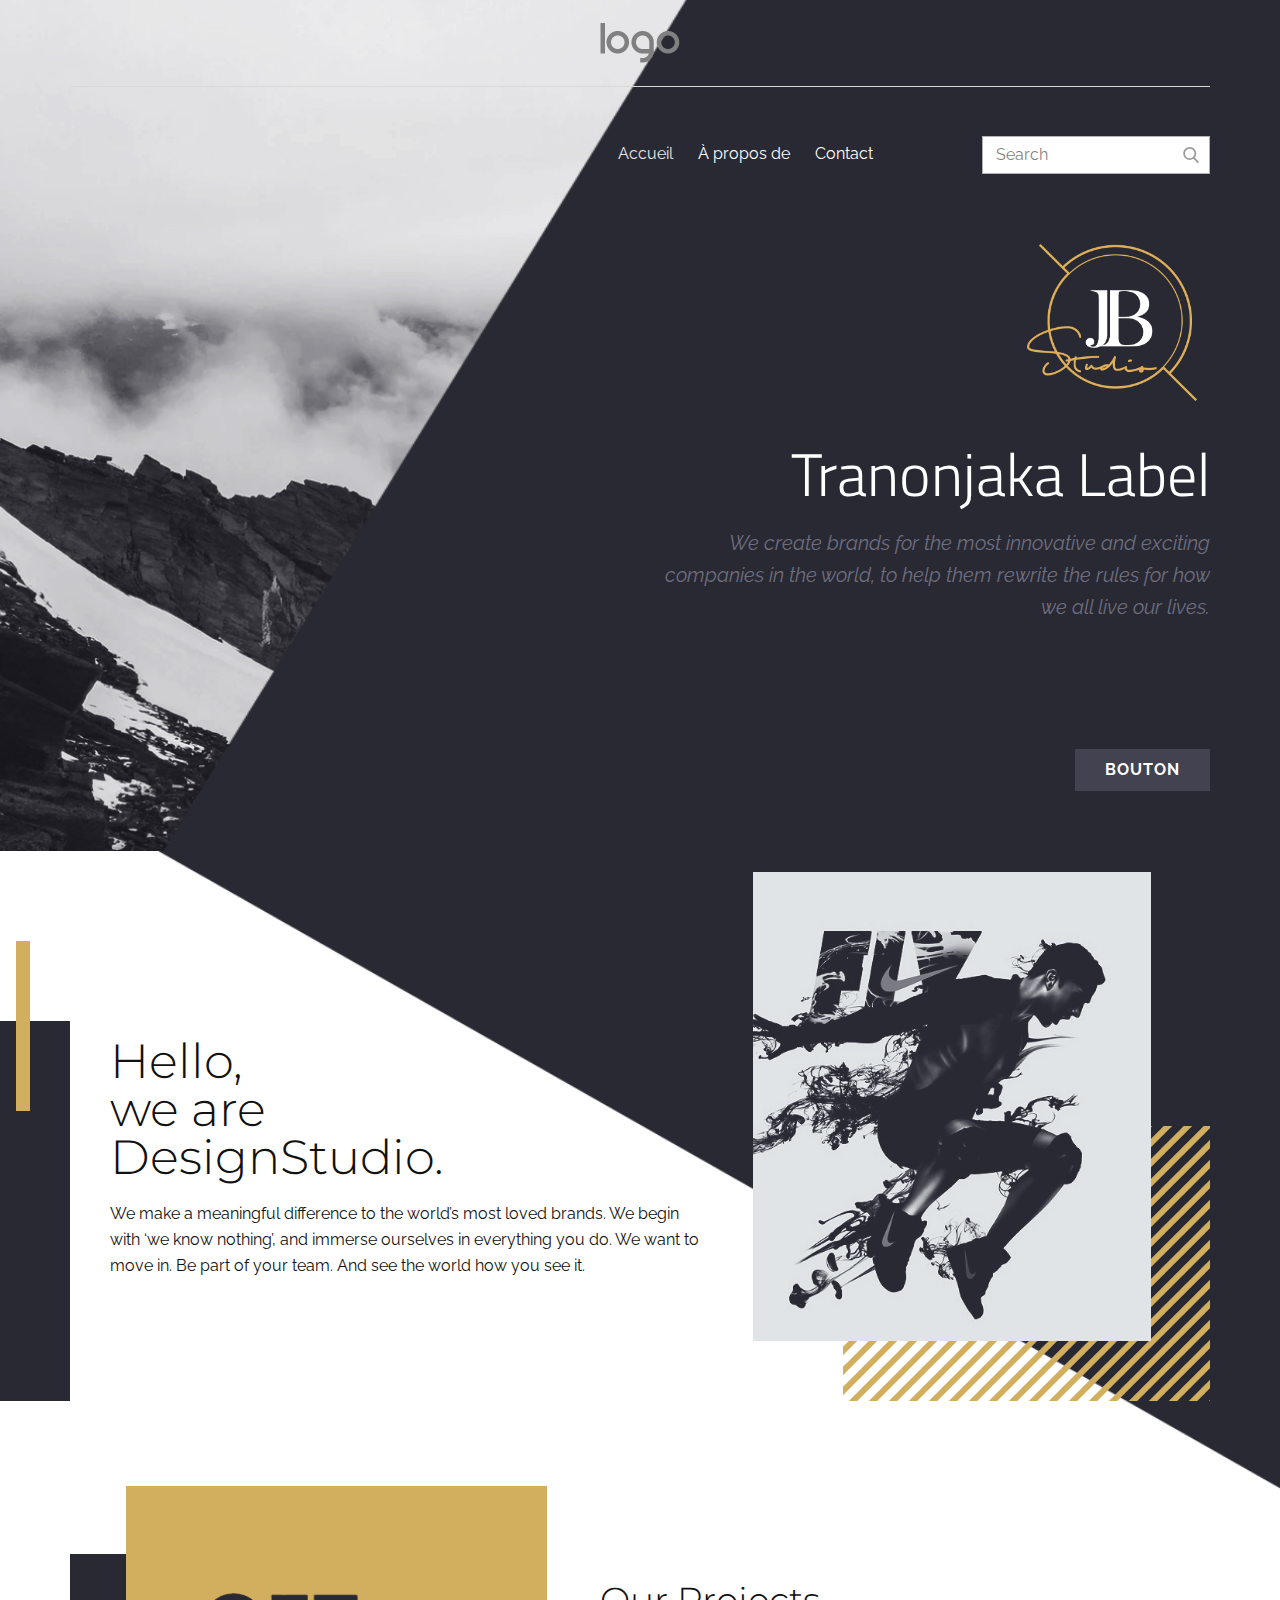
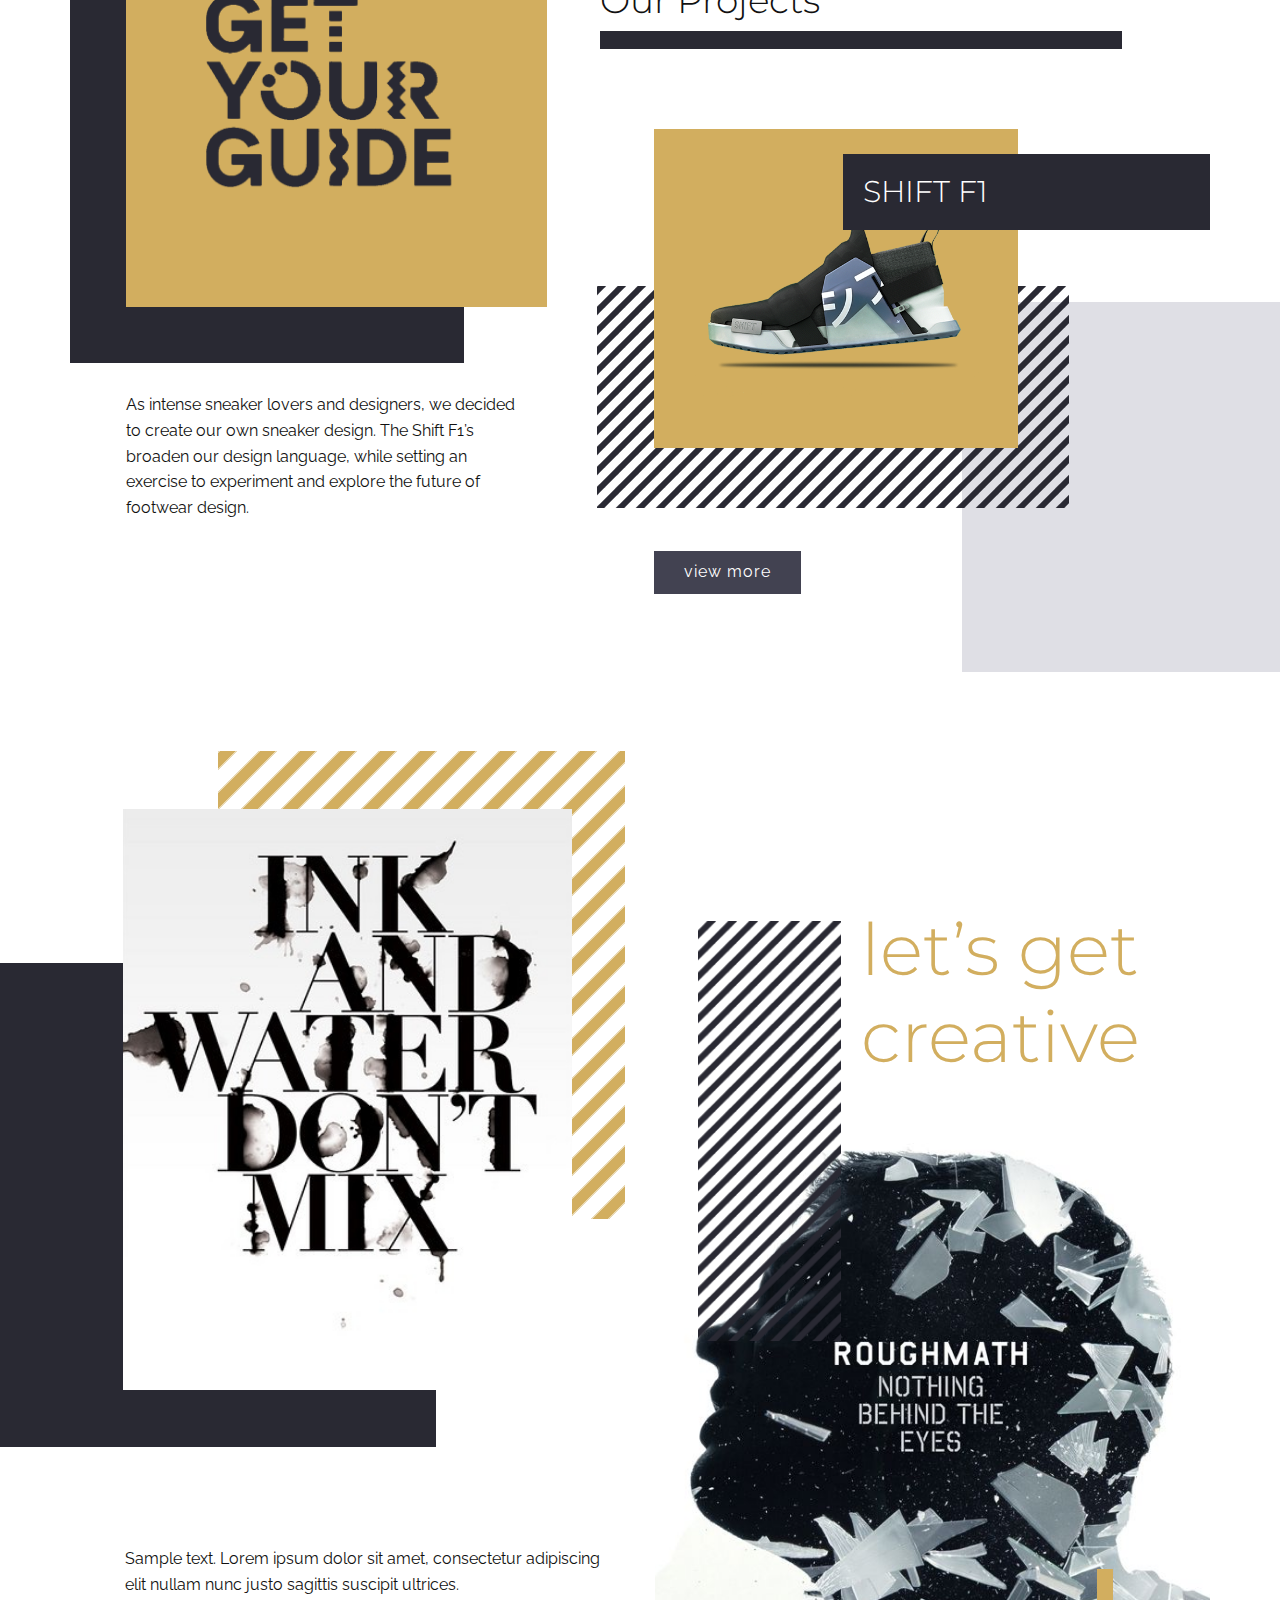
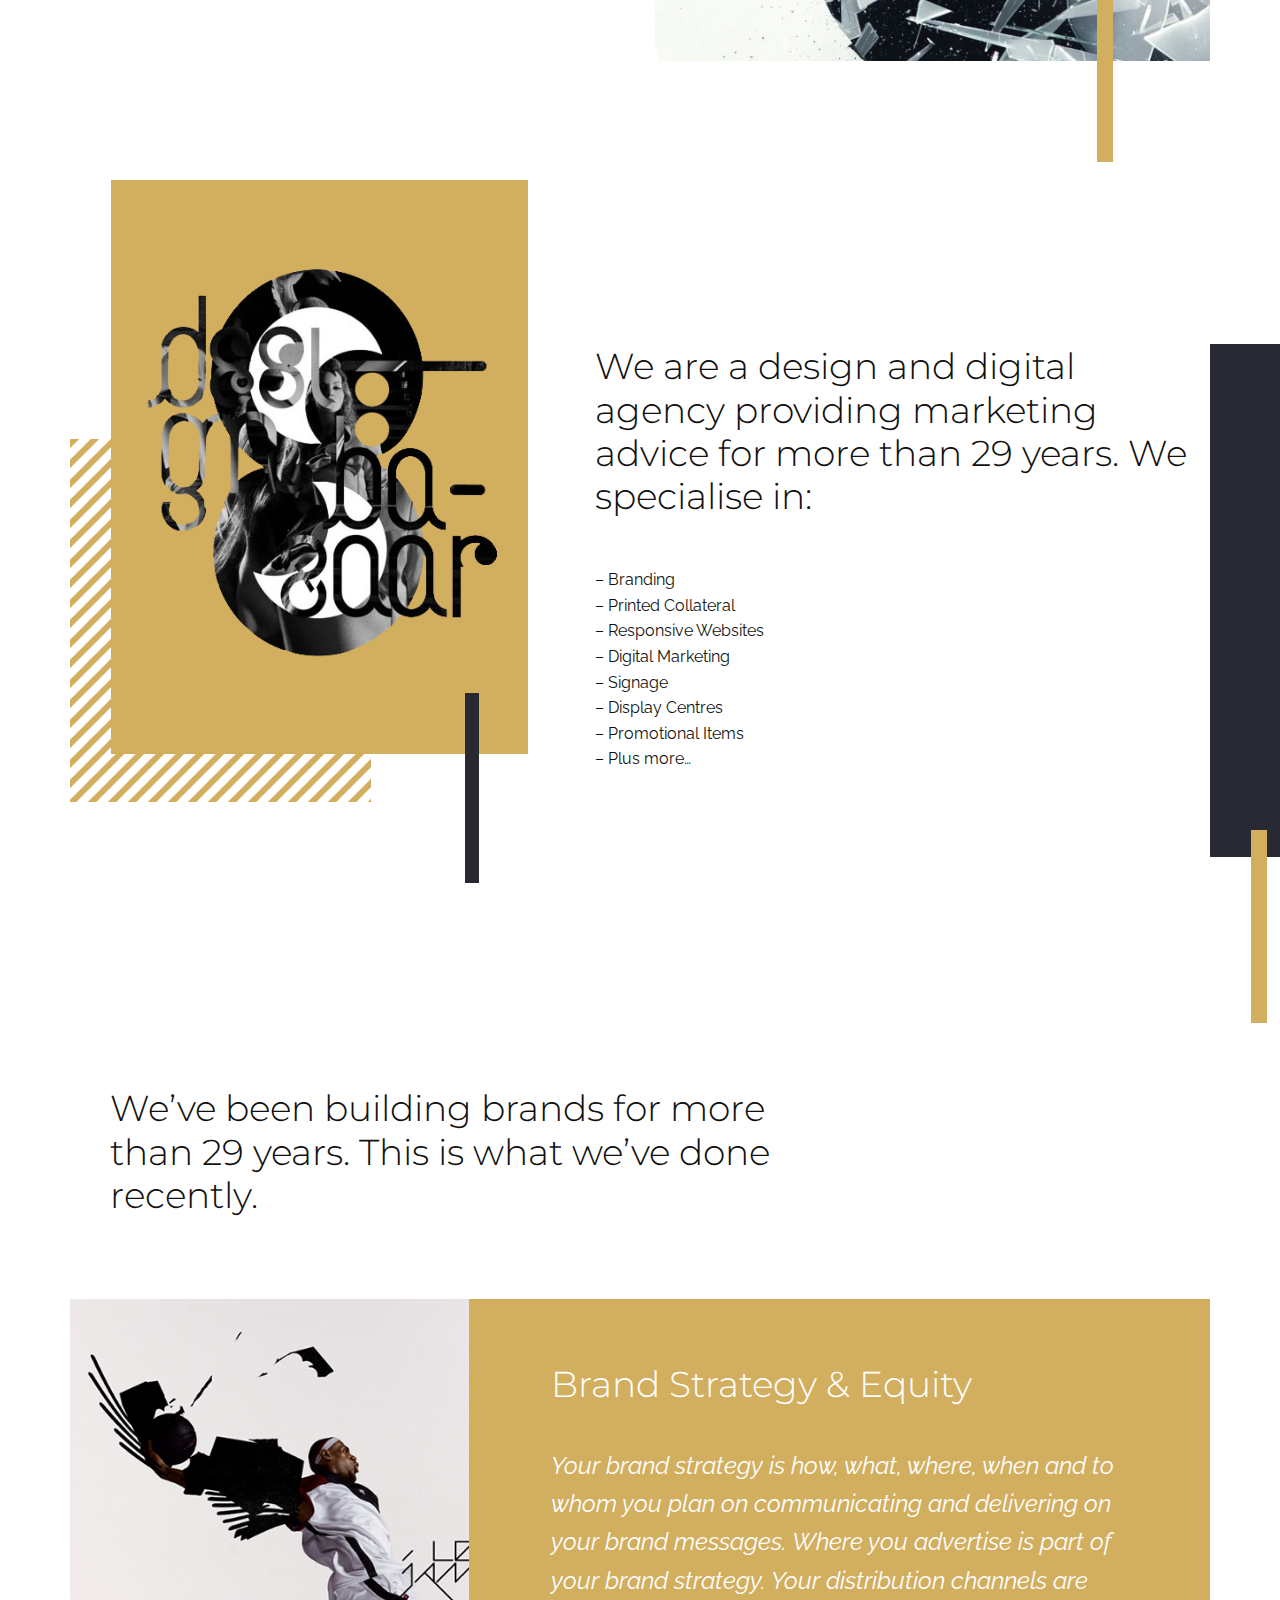
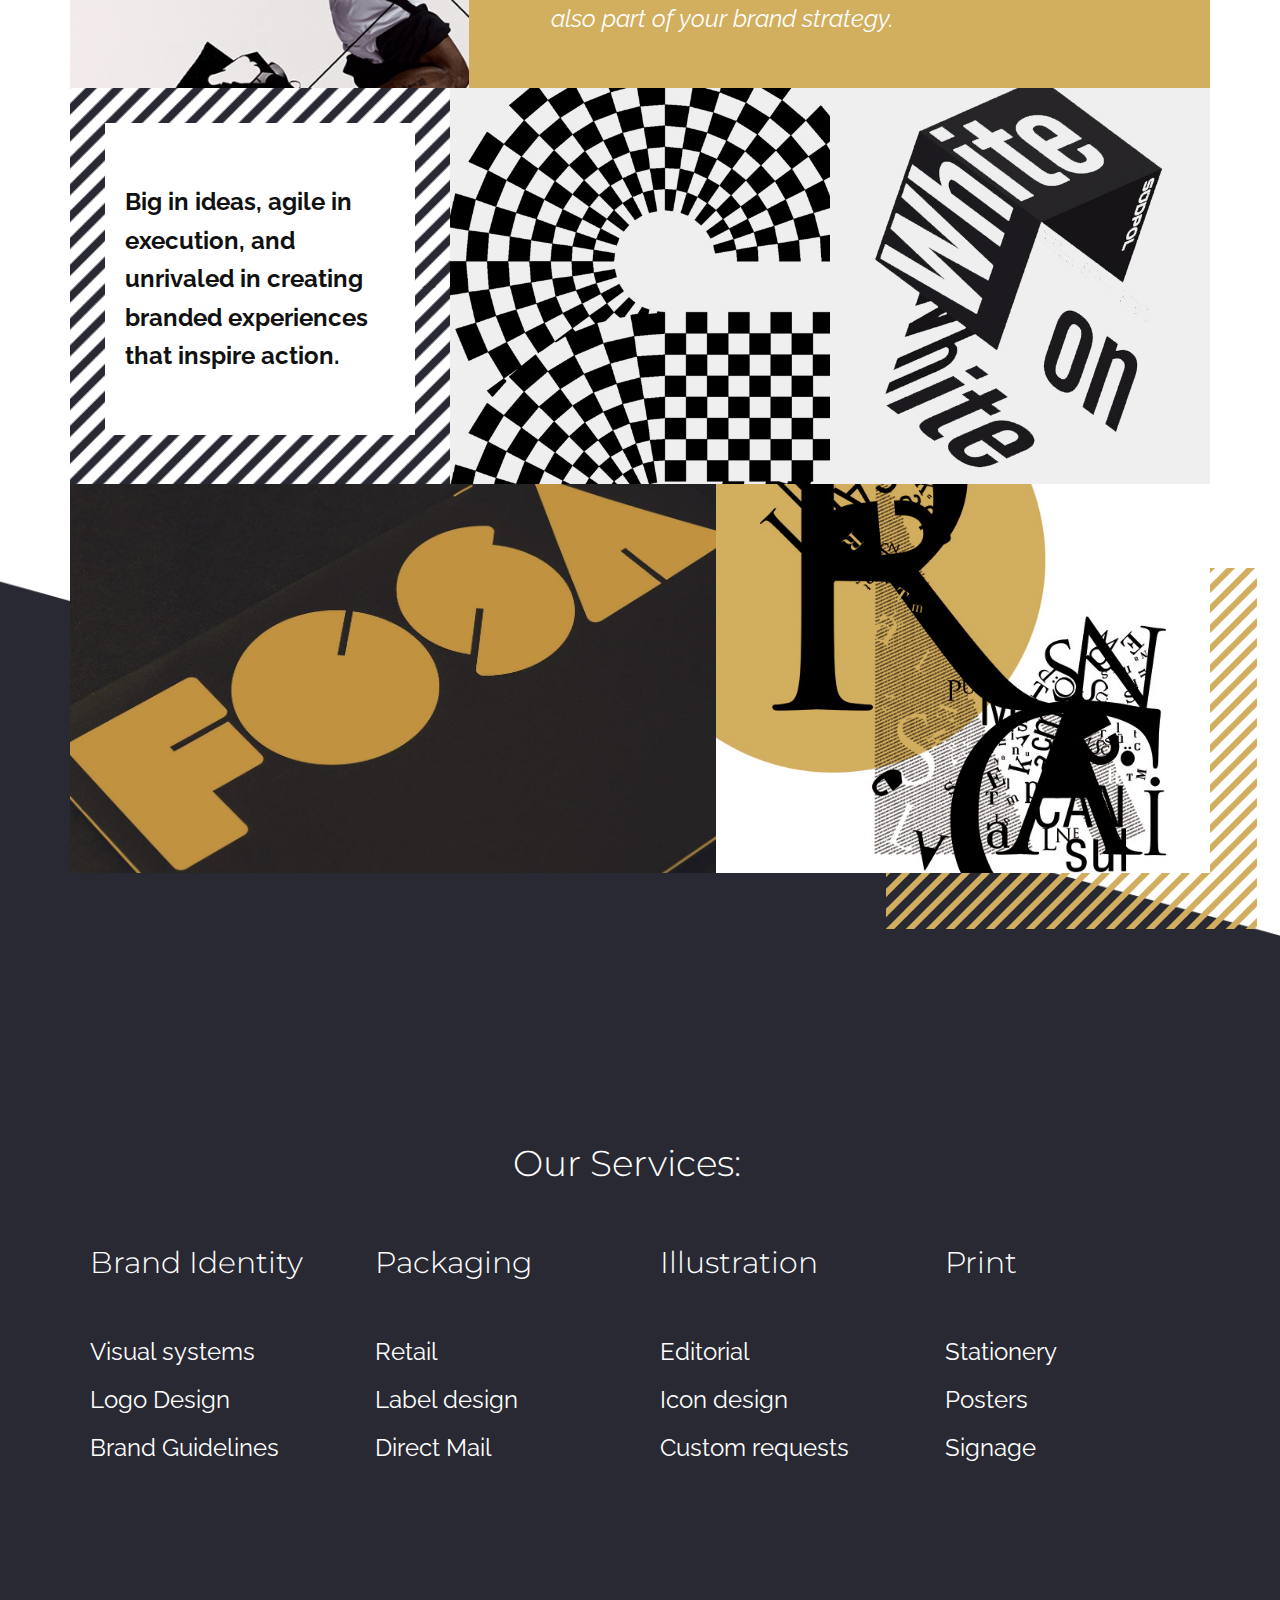
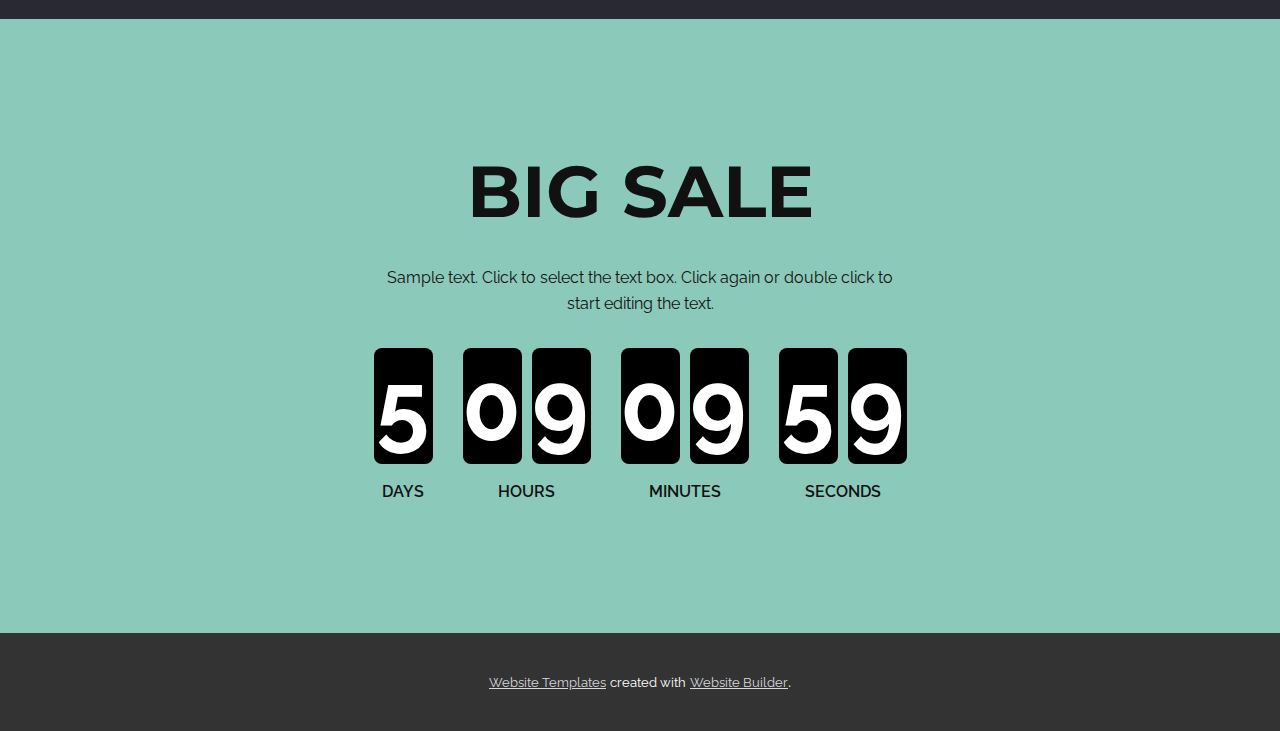
<file: index.html>
<!DOCTYPE html>
<html style="font-size: 16px;" lang="fr"><head>
    <meta name="viewport" content="width=device-width, initial-scale=1.0">
    <meta charset="utf-8">
    <meta name="keywords" content="Design Agency, Hello,&nbsp;we areDesignStudio., Our Projects, let’s get
                                            creative, We are a design and digital agency providing marketing advice for more than 29 years. We specialise in:, We’ve been building brands for more than 29 years. This is what we’ve done recently., Brand Strategy &amp;amp; Equity, Our Services:">
    <meta name="description" content="">
    <title>Accueil</title>
    <link rel="stylesheet" href="nicepage.css" media="screen">
<link rel="stylesheet" href="Accueil.css" media="screen">
    <script class="u-script" type="text/javascript" src="jquery.js" defer=""></script>
    <script class="u-script" type="text/javascript" src="nicepage.js" defer=""></script>
    <meta name="generator" content="Nicepage 5.0.7, nicepage.com">
    <link id="u-theme-google-font" rel="stylesheet" href="https://fonts.googleapis.com/css?family=Montserrat:100,100i,200,200i,300,300i,400,400i,500,500i,600,600i,700,700i,800,800i,900,900i|Raleway:100,100i,200,200i,300,300i,400,400i,500,500i,600,600i,700,700i,800,800i,900,900i">
    <link id="u-page-google-font" rel="stylesheet" href="https://fonts.googleapis.com/css?family=Titillium+Web:200,200i,300,300i,400,400i,600,600i,700,700i,900">
    
    
    
    
    
    
    
    
    
    <script type="application/ld+json">{
		"@context": "http://schema.org",
		"@type": "Organization",
		"name": "Tranonjaka Label",
		"logo": "images/default-logo.png"
}</script>
    <meta name="theme-color" content="#424251">
    <meta property="og:title" content="Accueil">
    <meta property="og:type" content="website">
  </head>
  <body data-home-page="Accueil.html" data-home-page-title="Accueil" class="u-body u-overlap u-overlap-transparent u-xl-mode" data-lang="fr"><header class=" u-clearfix u-header u-section-row-container" id="sec-50a4"><div class="u-section-rows">
        <div class="u-section-row u-section-row-1" id="sec-524c">
          <div class="u-clearfix u-sheet u-valign-middle u-sheet-1">
            <a href="#" class="u-image u-logo u-image-1" data-image-width="80" data-image-height="40">
              <img src="images/default-logo.png" class="u-logo-image u-logo-image-1" data-image-width="80">
            </a>
            <div class="u-border-1 u-border-grey-15 u-expanded-width u-line u-line-horizontal u-line-1"></div>
          </div>
          
          
          
          
          
        </div>
        <div class="u-section-row u-section-row-2" id="sec-61b2">
          <div class="u-clearfix u-sheet u-sheet-2">
            <nav class="u-menu u-menu-dropdown u-offcanvas u-menu-1">
              <div class="menu-collapse" style="font-size: 1rem; letter-spacing: 0px;">
                <a class="u-button-style u-custom-active-border-color u-custom-border u-custom-border-color u-custom-borders u-custom-hover-border-color u-custom-left-right-menu-spacing u-custom-text-active-color u-custom-text-color u-custom-text-hover-color u-custom-top-bottom-menu-spacing u-nav-link" href="#">
                  <svg class="u-svg-link" viewBox="0 0 24 24"><use xmlns:xlink="http://www.w3.org/1999/xlink" xlink:href="#menu-hamburger"></use></svg>
                  <svg version="1.1" xmlns="http://www.w3.org/2000/svg" xmlns:xlink="http://www.w3.org/1999/xlink"><defs><symbol id="menu-hamburger" viewBox="0 0 16 16" style="width: 16px; height: 16px;"><rect y="1" width="16" height="2"></rect><rect y="7" width="16" height="2"></rect><rect y="13" width="16" height="2"></rect>
</symbol>
</defs></svg>
                </a>
              </div>
              <div class="u-custom-menu u-nav-container">
                <ul class="u-nav u-spacing-25 u-unstyled u-nav-1"><li class="u-nav-item"><a class="u-button-style u-nav-link u-text-white" href="Accueil.html" style="padding: 8px 0px;">Accueil</a>
</li><li class="u-nav-item"><a class="u-button-style u-nav-link u-text-white" href="À-propos-de.html" style="padding: 8px 0px;">À propos de</a>
</li><li class="u-nav-item"><a class="u-button-style u-nav-link u-text-white" href="Contact.html" style="padding: 8px 0px;">Contact</a>
</li></ul>
              </div>
              <div class="u-custom-menu u-nav-container-collapse">
                <div class="u-black u-container-style u-inner-container-layout u-opacity u-opacity-95 u-sidenav">
                  <div class="u-sidenav-overflow">
                    <div class="u-menu-close"></div>
                    <ul class="u-align-center u-nav u-popupmenu-items u-unstyled u-nav-2"><li class="u-nav-item"><a class="u-button-style u-nav-link" href="Accueil.html">Accueil</a>
</li><li class="u-nav-item"><a class="u-button-style u-nav-link" href="À-propos-de.html">À propos de</a>
</li><li class="u-nav-item"><a class="u-button-style u-nav-link" href="Contact.html">Contact</a>
</li></ul>
                  </div>
                </div>
                <div class="u-black u-menu-overlay u-opacity u-opacity-70"></div>
              </div>
            </nav>
            <form action="#" method="get" class="u-border-1 u-border-grey-30 u-search u-search-right u-white u-search-1">
              <button class="u-search-button" type="submit">
                <span class="u-search-icon u-spacing-10 u-text-grey-40">
                  <svg class="u-svg-link" preserveAspectRatio="xMidYMin slice" viewBox="0 0 56.966 56.966"><use xmlns:xlink="http://www.w3.org/1999/xlink" xlink:href="#svg-d6d7"></use></svg>
                  <svg xmlns="http://www.w3.org/2000/svg" xmlns:xlink="http://www.w3.org/1999/xlink" version="1.1" id="svg-d6d7" x="0px" y="0px" viewBox="0 0 56.966 56.966" style="enable-background:new 0 0 56.966 56.966;" xml:space="preserve" class="u-svg-content"><path d="M55.146,51.887L41.588,37.786c3.486-4.144,5.396-9.358,5.396-14.786c0-12.682-10.318-23-23-23s-23,10.318-23,23  s10.318,23,23,23c4.761,0,9.298-1.436,13.177-4.162l13.661,14.208c0.571,0.593,1.339,0.92,2.162,0.92  c0.779,0,1.518-0.297,2.079-0.837C56.255,54.982,56.293,53.08,55.146,51.887z M23.984,6c9.374,0,17,7.626,17,17s-7.626,17-17,17  s-17-7.626-17-17S14.61,6,23.984,6z"></path></svg>
                </span>
              </button>
              <input class="u-search-input" type="search" name="search" value="" placeholder="Search">
            </form>
          </div>
          
          
          
          
          
        </div>
      </div></header> 
    <section class="u-clearfix u-image u-section-1" id="carousel_635d" data-image-width="1267" data-image-height="852">
      <img src="images/shape1.png" alt="" class="u-expanded-height u-image u-image-default u-image-1">
      <div class="u-align-right u-container-style u-group u-group-1">
        <div class="u-container-layout u-valign-middle-sm u-container-layout-1">
          <img src="images/logo.png" alt="" class="u-image u-image-contain u-image-default u-image-2" data-image-width="545" data-image-height="506">
          <h1 class="u-text u-text-body-alt-color u-title u-text-1">Tranonjaka Label<br>
          </h1>
          <p class="u-large-text u-text u-text-palette-1-dark-1 u-text-variant u-text-2">We create brands for the most innovative and exciting companies in the world, to help them rewrite the rules for how we all live our lives.</p>
        </div>
      </div>
      <a href="https://nicepage.com/html-templates" class="u-border-none u-btn u-button-style u-hover-palette-1-light-3 u-btn-1">Bouton</a>
    </section>
    <section class="u-clearfix u-section-2" id="sec-e158">
      <img src="images/shape2.png" alt="" class="u-image u-image-default u-image-1" data-image-width="1200" data-image-height="685">
      <div class="u-palette-1-dark-3 u-shape u-shape-rectangle u-shape-1"></div>
      <div class="u-border-14 u-border-palette-2-base u-line u-line-vertical u-line-1"></div>
      <div class="u-clearfix u-gutter-30 u-layout-spacing-vertical u-layout-wrap u-layout-wrap-1">
        <div class="u-gutter-0 u-layout">
          <div class="u-layout-row">
            <div class="u-size-35 u-size-60-md">
              <div class="u-layout-col">
                <div class="u-container-style u-hidden-sm u-hidden-xs u-layout-cell u-left-cell u-size-40 u-layout-cell-1">
                  <div class="u-container-layout"></div>
                </div>
                <div class="u-container-style u-layout-cell u-left-cell u-size-20 u-layout-cell-2">
                  <div class="u-container-layout u-container-layout-2">
                    <h2 class="u-text u-text-1">Hello,&nbsp;<br>we are<br>DesignStudio.
                    </h2>
                    <p class="u-text u-text-2">We make a meaningful difference to the world’s most loved brands. We begin with ‘we know nothing’, and immerse ourselves in everything you do. We want to move in. Be part of your team. And see the world how you
                                            see it.</p>
                  </div>
                </div>
              </div>
            </div>
            <div class="u-size-25 u-size-60-md">
              <div class="u-layout-row">
                <div class="u-container-style u-layout-cell u-right-cell u-size-60 u-layout-cell-3">
                  <div class="u-container-layout">
                    <div class="u-container-style u-group u-image u-image-tiles u-image-2">
                      <div class="u-container-layout u-container-layout-4"></div>
                    </div>
                    <img class="u-image u-image-3" src="images/f.jpg">
                  </div>
                </div>
              </div>
            </div>
          </div>
        </div>
      </div>
    </section>
    <section class="u-clearfix u-section-3" id="carousel_7484">
      <div class="u-opacity u-opacity-80 u-palette-1-light-2 u-shape u-shape-rectangle u-shape-1"></div>
      <div class="u-clearfix u-gutter-30 u-layout-wrap u-layout-wrap-1">
        <div class="u-layout">
          <div class="u-layout-row">
            <div class="u-size-26 u-size-60-md">
              <div class="u-layout-row">
                <div class="u-container-style u-layout-cell u-left-cell u-size-60 u-layout-cell-1">
                  <div class="u-container-layout">
                    <div class="u-palette-1-dark-3 u-shape u-shape-rectangle u-shape-2"></div>
                    <div class="u-align-center-md u-align-center-xs u-container-style u-group u-palette-2-base u-group-1">
                      <div class="u-container-layout u-valign-middle-lg u-valign-middle-md u-valign-middle-sm u-valign-middle-xs">
                        <img src="images/122.png" alt="" class="u-image u-image-contain u-image-default u-image-1" data-image-width="689" data-image-height="563">
                      </div>
                    </div>
                    <p class="u-text u-text-1">As intense sneaker lovers and designers, we decided to create our own sneaker design. The Shift F1’s broaden our design language, while setting an exercise to experiment and explore the future of footwear design.</p>
                  </div>
                </div>
              </div>
            </div>
            <div class="u-size-34 u-size-60-md">
              <div class="u-layout-col">
                <div class="u-container-style u-layout-cell u-right-cell u-size-20 u-layout-cell-2">
                  <div class="u-container-layout u-valign-bottom u-container-layout-3">
                    <h2 class="u-text u-text-2">Our Projects</h2>
                    <div class="u-border-18 u-border-palette-1-dark-3 u-line u-line-horizontal u-line-1"></div>
                  </div>
                </div>
                <div class="u-container-style u-layout-cell u-right-cell u-size-40 u-layout-cell-3">
                  <div class="u-container-layout">
                    <div class="u-container-style u-group u-image u-image-tiles u-image-2">
                      <div class="u-container-layout u-container-layout-5"></div>
                    </div>
                    <div class="u-container-style u-group u-palette-2-base u-group-3">
                      <div class="u-container-layout">
                        <img src="images/62.png" alt="" class="u-image u-image-contain u-image-default u-image-3">
                      </div>
                    </div>
                    <div class="u-container-style u-group u-palette-1-dark-3 u-group-4">
                      <div class="u-container-layout u-valign-middle-sm u-valign-middle-xs u-container-layout-7">
                        <h3 class="u-text u-text-3">SHIFT F1</h3>
                      </div>
                    </div>
                    <a href="https://www.behance.net/gallery/73134667/SHIFT-F1" class="u-btn u-button-style u-btn-1" title="view more" target="_blank">view more</a>
                  </div>
                </div>
              </div>
            </div>
          </div>
        </div>
      </div>
    </section>
    <section class="u-clearfix u-section-4" id="sec-5c51">
      <div class="u-palette-1-dark-3 u-shape u-shape-rectangle u-shape-1"></div>
      <div class="u-clearfix u-gutter-30 u-layout-wrap u-layout-wrap-1">
        <div class="u-gutter-0 u-layout">
          <div class="u-layout-row">
            <div class="u-size-30">
              <div class="u-layout-col">
                <div class="u-container-style u-layout-cell u-left-cell u-size-30 u-layout-cell-1">
                  <div class="u-container-layout u-container-layout-1">
                    <div class="u-container-style u-group u-image u-image-tiles u-image-1">
                      <div class="u-container-layout u-container-layout-2"></div>
                    </div>
                    <img class="u-image u-image-2" src="images/Favim.com35163.jpg">
                  </div>
                </div>
                <div class="u-container-style u-layout-cell u-left-cell u-size-30 u-layout-cell-2">
                  <div class="u-container-layout u-valign-middle-xs u-valign-top-md u-valign-top-sm u-container-layout-3">
                    <p class="u-text u-text-1">Sample text. Lorem ipsum dolor sit amet, consectetur adipiscing elit nullam nunc justo sagittis suscipit ultrices.</p>
                  </div>
                </div>
              </div>
            </div>
            <div class="u-size-30">
              <div class="u-layout-col">
                <div class="u-container-style u-layout-cell u-right-cell u-size-60 u-layout-cell-3">
                  <div class="u-container-layout">
                    <h2 class="u-text u-text-palette-2-base u-text-2">let’s get <br>creative
                    </h2>
                    <img src="images/6430c7ab52850cbbb82ff19bc2c04658.jpg" alt="" class="u-align-left u-expanded-width-lg u-expanded-width-sm u-expanded-width-xl u-expanded-width-xs u-image u-image-contain u-image-3">
                    <div class="u-border-16 u-border-palette-2-base u-line u-line-vertical u-line-1"></div>
                    <div class="u-container-style u-group u-image u-image-4">
                      <div class="u-container-layout u-container-layout-5"></div>
                    </div>
                  </div>
                </div>
              </div>
            </div>
          </div>
        </div>
      </div>
    </section>
    <section class="u-clearfix u-section-5" id="carousel_764e">
      <div class="u-palette-1-dark-3 u-shape u-shape-rectangle u-shape-1"></div>
      <div class="u-clearfix u-gutter-30 u-layout-spacing-vertical u-layout-wrap u-layout-wrap-1">
        <div class="u-gutter-0 u-layout">
          <div class="u-layout-row">
            <div class="u-size-25 u-size-60-md">
              <div class="u-layout-row">
                <div class="u-container-style u-layout-cell u-right-cell u-size-60 u-layout-cell-1">
                  <div class="u-container-layout">
                    <div class="u-container-style u-group u-image u-image-tiles u-image-1">
                      <div class="u-container-layout u-container-layout-2"></div>
                    </div>
                    <div class="u-container-style u-group u-palette-2-base u-group-2">
                      <div class="u-container-layout">
                        <img src="images/78.png" alt="" class="u-expanded-width-md u-expanded-width-sm u-expanded-width-xs u-image u-image-contain u-image-default u-image-2" data-image-width="468" data-image-height="498">
                      </div>
                    </div>
                    <div class="u-border-14 u-border-palette-1-dark-3 u-line u-line-vertical u-line-1"></div>
                  </div>
                </div>
              </div>
            </div>
            <div class="u-size-35 u-size-60-md">
              <div class="u-layout-col">
                <div class="u-container-style u-hidden-md u-hidden-sm u-hidden-xs u-layout-cell u-left-cell u-size-40 u-layout-cell-2">
                  <div class="u-container-layout"></div>
                </div>
                <div class="u-align-left u-container-style u-layout-cell u-left-cell u-size-20 u-layout-cell-3">
                  <div class="u-container-layout u-valign-middle-lg u-valign-top-xs u-container-layout-5">
                    <h2 class="u-text u-text-1">We are a design and digital agency providing marketing advice for more than 29 years. We specialise in:</h2>
                    <p class="u-text u-text-2">– Branding <br>– Printed Collateral <br>– Responsive Websites <br>– Digital Marketing <br>– Signage <br>– Display Centres <br>– Promotional Items <br>– Plus more…
                    </p>
                  </div>
                </div>
              </div>
            </div>
          </div>
        </div>
      </div>
      <div class="u-border-16 u-border-palette-2-base u-line u-line-vertical u-line-2"></div>
    </section>
    <section class="u-clearfix u-section-6" id="sec-b872">
      <img src="images/shape4.png" alt="" class="u-expanded-width u-image u-image-default u-image-1">
      <div class="u-align-left u-container-style u-group u-group-1">
        <div class="u-container-layout u-valign-middle-lg u-valign-middle-md u-container-layout-1">
          <h2 class="u-text u-text-1">We’ve been building brands for more than 29 years. This is what we’ve done recently.</h2>
        </div>
      </div>
      <div class="u-container-style u-group u-image u-image-tiles u-image-2">
        <div class="u-container-layout u-container-layout-2"></div>
      </div>
      <div class="u-clearfix u-gutter-0 u-layout-wrap u-layout-wrap-1">
        <div class="u-gutter-0 u-layout">
          <div class="u-layout-col">
            <div class="u-size-20">
              <div class="u-layout-row">
                <div class="u-container-style u-image u-layout-cell u-left-cell u-size-21 u-image-3">
                  <div class="u-container-layout"></div>
                </div>
                <div class="u-container-style u-layout-cell u-palette-2-base u-right-cell u-size-39 u-layout-cell-2">
                  <div class="u-container-layout u-valign-middle-lg u-valign-middle-md u-valign-middle-sm u-container-layout-4">
                    <h2 class="u-text u-text-2">Brand Strategy &amp; Equity</h2>
                    <p class="u-text u-text-3">Your brand strategy is how, what, where, when and to whom you plan on communicating and delivering on your brand messages. Where you advertise is part of your brand strategy. Your distribution channels are also
                                            part of your brand strategy.</p>
                  </div>
                </div>
              </div>
            </div>
            <div class="u-size-20">
              <div class="u-layout-row">
                <div class="u-container-style u-image u-layout-cell u-left-cell u-size-20 u-size-30-md u-image-4">
                  <div class="u-container-layout">
                    <div class="u-container-style u-group u-white u-group-3">
                      <div class="u-container-layout u-valign-middle u-container-layout-6">
                        <p class="u-text u-text-4">Big in ideas, agile in execution, and unrivaled in creating branded experiences that inspire action.&nbsp;</p>
                      </div>
                    </div>
                  </div>
                </div>
                <div class="u-container-style u-image u-layout-cell u-size-20 u-size-30-md u-image-5">
                  <div class="u-container-layout"></div>
                </div>
                <div class="u-container-style u-image u-layout-cell u-right-cell u-size-20 u-size-60-md u-image-6">
                  <div class="u-container-layout"></div>
                </div>
              </div>
            </div>
            <div class="u-size-20">
              <div class="u-layout-row">
                <div class="u-container-style u-image u-layout-cell u-left-cell u-size-34 u-image-7">
                  <div class="u-container-layout"></div>
                </div>
                <div class="u-container-style u-image u-layout-cell u-right-cell u-size-26 u-image-8">
                  <div class="u-container-layout"></div>
                </div>
              </div>
            </div>
          </div>
        </div>
      </div>
    </section>
    <section class="u-clearfix u-image u-section-7" id="sec-43fd">
      <div class="u-clearfix u-sheet u-sheet-1">
        <div class="u-align-center u-container-style u-group u-group-1">
          <div class="u-container-layout u-valign-middle u-container-layout-1">
            <h2 class="u-text u-text-body-alt-color u-text-1">Our Services:</h2>
          </div>
        </div>
        <div class="u-clearfix u-expanded-width u-gutter-0 u-layout-wrap u-layout-wrap-1">
          <div class="u-layout">
            <div class="u-layout-row">
              <div class="u-align-center-xs u-container-style u-layout-cell u-left-cell u-size-15 u-size-30-md u-layout-cell-1">
                <div class="u-container-layout u-valign-top u-container-layout-2">
                  <h3 class="u-text u-text-body-alt-color u-text-2">Brand Identity</h3>
                  <p class="u-text u-text-body-alt-color u-text-3">Visual systems<br>Logo Design <br>Brand Guidelines
                  </p>
                </div>
              </div>
              <div class="u-align-center-xs u-container-style u-layout-cell u-size-15 u-size-30-md u-layout-cell-2">
                <div class="u-container-layout u-valign-top u-container-layout-3">
                  <h3 class="u-text u-text-body-alt-color u-text-4">Packaging</h3>
                  <p class="u-text u-text-body-alt-color u-text-5">Retail <br>Label design <br>Direct Mail
                  </p>
                </div>
              </div>
              <div class="u-align-center-xs u-container-style u-layout-cell u-size-15 u-size-30-md u-layout-cell-3">
                <div class="u-container-layout u-valign-top u-container-layout-4">
                  <h3 class="u-text u-text-body-alt-color u-text-6">Illustration</h3>
                  <p class="u-text u-text-body-alt-color u-text-7">Editorial <br>Icon design <br>Custom requests
                  </p>
                </div>
              </div>
              <div class="u-align-center-xs u-container-style u-layout-cell u-right-cell u-size-15 u-size-30-md u-layout-cell-4">
                <div class="u-container-layout u-valign-top u-container-layout-5">
                  <h3 class="u-text u-text-body-alt-color u-text-8">Print </h3>
                  <p class="u-text u-text-body-alt-color u-text-9">Stationery <br>Posters <br>Signage
                  </p>
                </div>
              </div>
            </div>
          </div>
        </div>
      </div>
    </section>
    <section class="u-align-center u-clearfix u-palette-3-base u-section-8" id="sec-1c1a">
      <div class="u-clearfix u-sheet u-valign-middle-lg u-valign-middle-md u-valign-middle-xl u-sheet-1">
        <h2 class="u-text u-text-default u-text-1">Big Sale</h2>
        <p class="u-large-text u-text u-text-variant u-text-2">Sample text. Click to select the text box. Click again or double click to start editing the text.</p>
        <div class="u-align-right u-countdown u-countdown-1" data-target-date="Sat, 01 Jan 2022 14:43:00 GMT" data-type="to-date" data-for="per-visitor" data-time-left="7750m" data-timer-id="99ba" data-target-number="100" data-direction="down" data-start-time="Fri Nov 26 2021 19:48:48 GMT+0300 (Москва, стандартное время)" data-frequency="1s" data-after-count="none" data-redirect-url="https://">
          <div class="u-countdown-wrapper u-spacing-30">
            <div class="u-countdown-item u-countdown-years u-hidden u-spacing-15 u-countdown-item-1">
              <div class="u-countdown-counter u-spacing-10 u-countdown-counter-1"><div class="u-black u-countdown-number u-radius-8 u-text-body-alt-color u-countdown-number-1">0</div><div class="u-black u-countdown-number u-hidden u-radius-8 u-text-body-alt-color u-countdown-number-2">0</div></div>
              <div class="u-countdown-label u-countdown-label-1">Years</div>
            </div>
            <div class="u-countdown-separator u-hidden u-text-body-alt-color u-countdown-separator-1"></div>
            <div class="u-countdown-days u-countdown-item u-spacing-15 u-countdown-item-2">
              <div class="u-countdown-counter u-spacing-10 u-countdown-counter-2"><div class="u-black u-countdown-number u-radius-8 u-text-body-alt-color u-countdown-number-3">5</div><div class="u-black u-countdown-number u-hidden u-radius-8 u-text-body-alt-color u-countdown-number-4">4</div><div class="u-black u-countdown-number u-hidden u-radius-8 u-text-body-alt-color u-countdown-number-5">0</div></div>
              <div class="u-countdown-label u-countdown-label-2">Days</div>
            </div>
            <div class="u-countdown-separator u-text-body-alt-color u-countdown-separator-2"></div>
            <div class="u-countdown-hours u-countdown-item u-spacing-15 u-countdown-item-3">
              <div class="u-countdown-counter u-spacing-10 u-countdown-counter-3"><div class="u-black u-countdown-number u-radius-8 u-text-body-alt-color u-countdown-number-6">0</div><div class="u-black u-countdown-number u-radius-8 u-text-body-alt-color u-countdown-number-7">9</div></div>
              <div class="u-countdown-label u-countdown-label-3">Hours</div>
            </div>
            <div class="u-countdown-separator u-text-body-alt-color u-countdown-separator-3"></div>
            <div class="u-countdown-item u-countdown-minutes u-spacing-15 u-countdown-item-4">
              <div class="u-countdown-counter u-spacing-10 u-countdown-counter-4"><div class="u-black u-countdown-number u-radius-8 u-text-body-alt-color u-countdown-number-8">1</div><div class="u-black u-countdown-number u-radius-8 u-text-body-alt-color u-countdown-number-9">0</div></div>
              <div class="u-countdown-label u-countdown-label-4">Minutes</div>
            </div>
            <div class="u-countdown-separator u-text-body-alt-color u-countdown-separator-4"></div>
            <div class="u-countdown-item u-countdown-seconds u-spacing-15 u-countdown-item-5">
              <div class="u-countdown-counter u-spacing-10 u-countdown-counter-5"><div class="u-black u-countdown-number u-radius-8 u-text-body-alt-color u-countdown-number-10">0</div><div class="u-black u-countdown-number u-radius-8 u-text-body-alt-color u-countdown-number-11">0</div></div>
              <div class="u-countdown-label u-countdown-label-5">Seconds</div>
            </div>
            <div class="u-countdown-separator u-hidden u-text-body-alt-color u-countdown-separator-5"></div>
            <div class="u-countdown-item u-countdown-numbers u-hidden u-spacing-15 u-countdown-item-6">
              <div class="u-countdown-counter u-spacing-10 u-countdown-counter-6"><div class="u-black u-countdown-number u-radius-8 u-text-body-alt-color u-countdown-number-12">0</div><div class="u-black u-countdown-number u-radius-8 u-text-body-alt-color u-countdown-number-13">0</div><div class="u-black u-countdown-number u-radius-8 u-text-body-alt-color u-countdown-number-14">1</div><div class="u-black u-countdown-number u-radius-8 u-text-body-alt-color u-countdown-number-15">0</div><div class="u-black u-countdown-number u-radius-8 u-text-body-alt-color u-countdown-number-16">0</div></div>
              <div class="u-countdown-label u-countdown-label-6">Items</div>
            </div>
          </div>
          <div class="u-countdown-message u-hidden">
            <p>Sorry, the time is up.</p>
          </div>
        </div>
      </div>
    </section>
    
    
    
    <section class="u-backlink u-clearfix u-grey-80">
      <a class="u-link" href="https://nicepage.com/website-templates" target="_blank">
        <span>Website Templates</span>
      </a>
      <p class="u-text">
        <span>created with</span>
      </p>
      <a class="u-link" href="https://nicepage.online" target="_blank">
        <span>Website Builder</span>
      </a>. 
    </section>
  
</body></html>
</file>
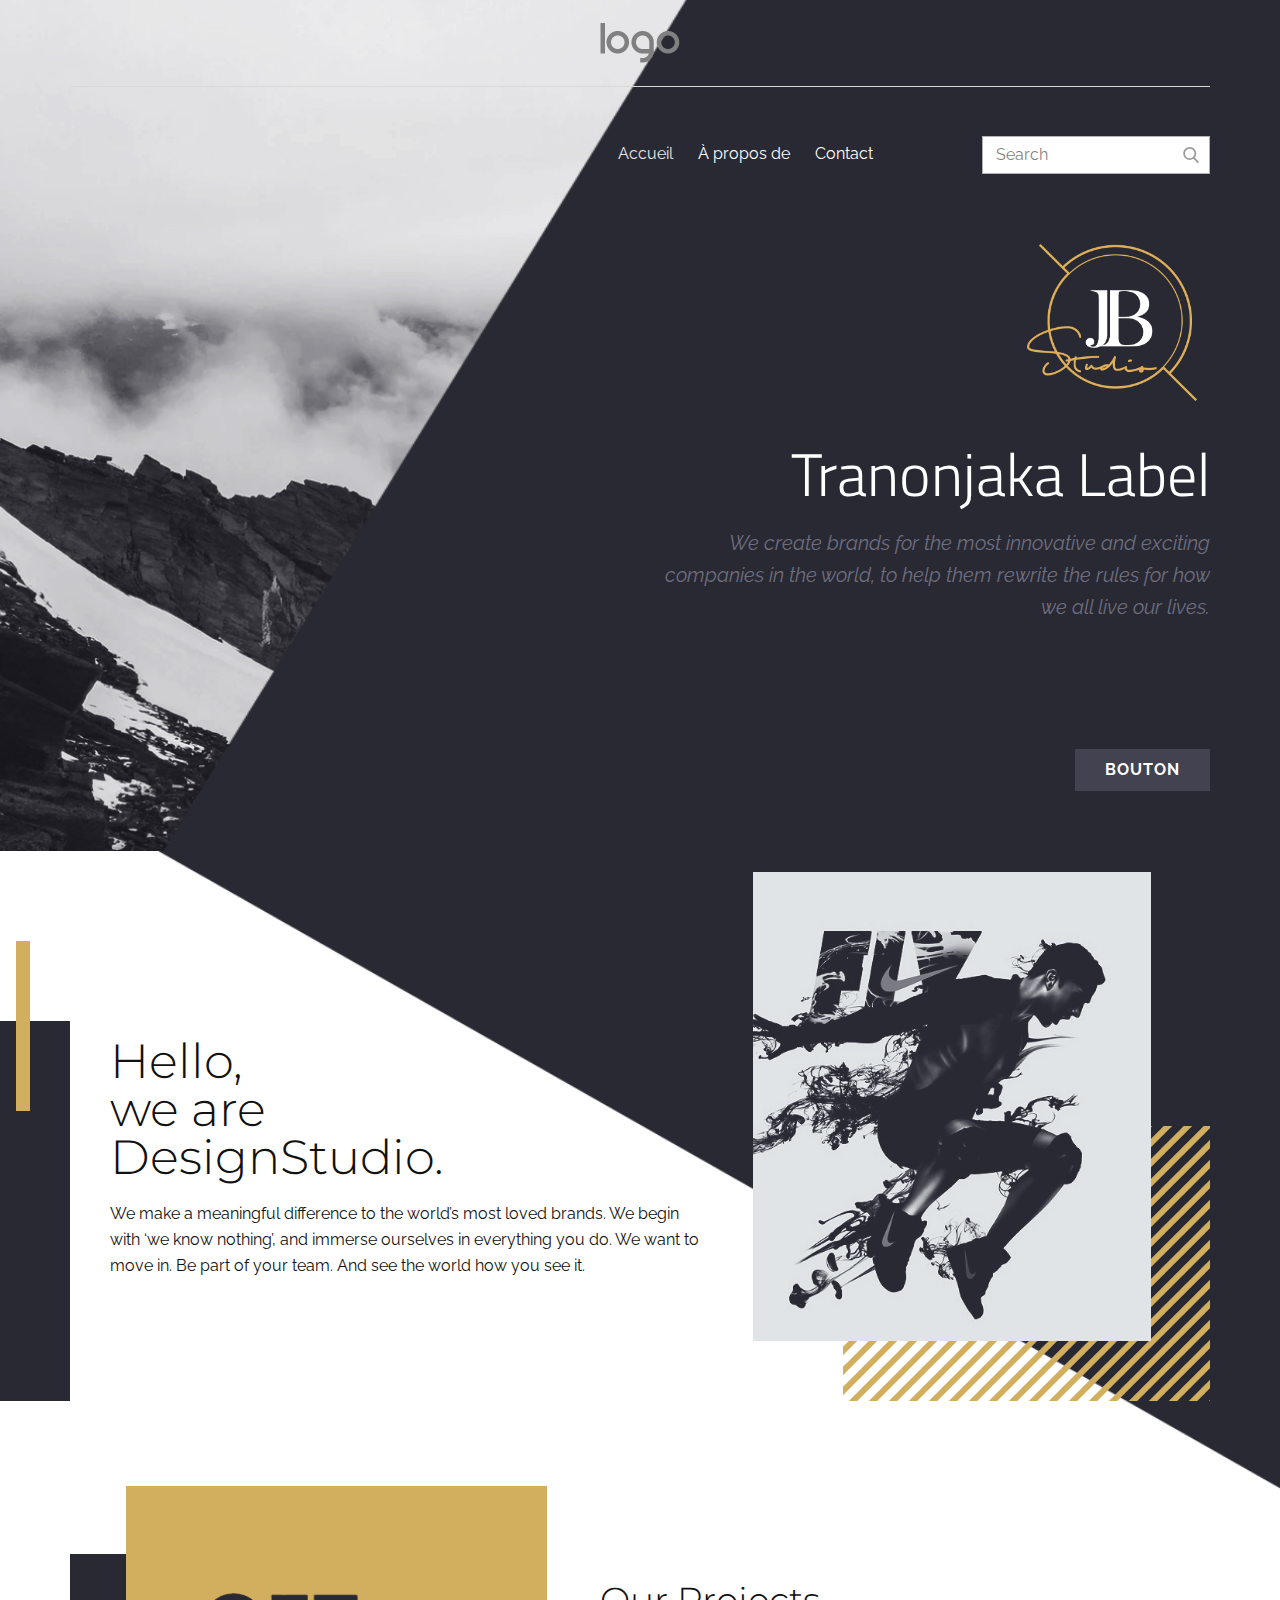
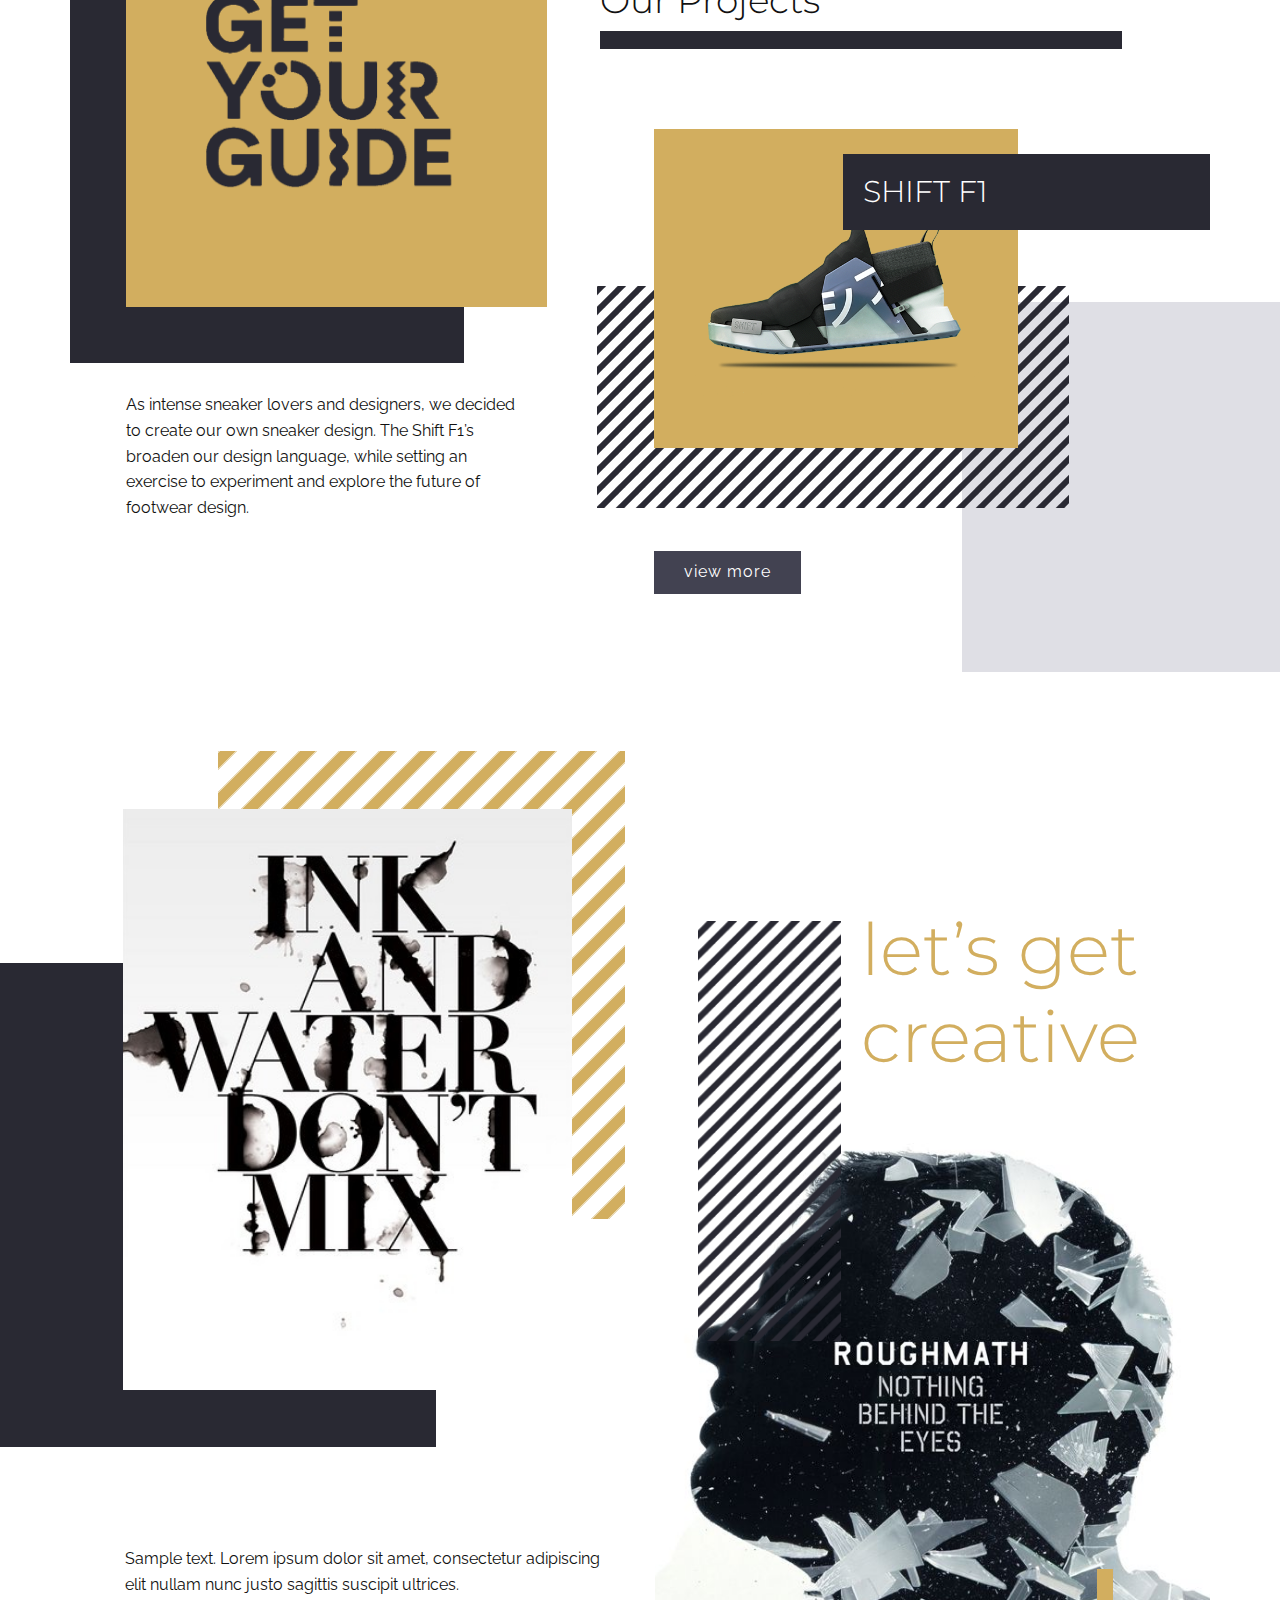
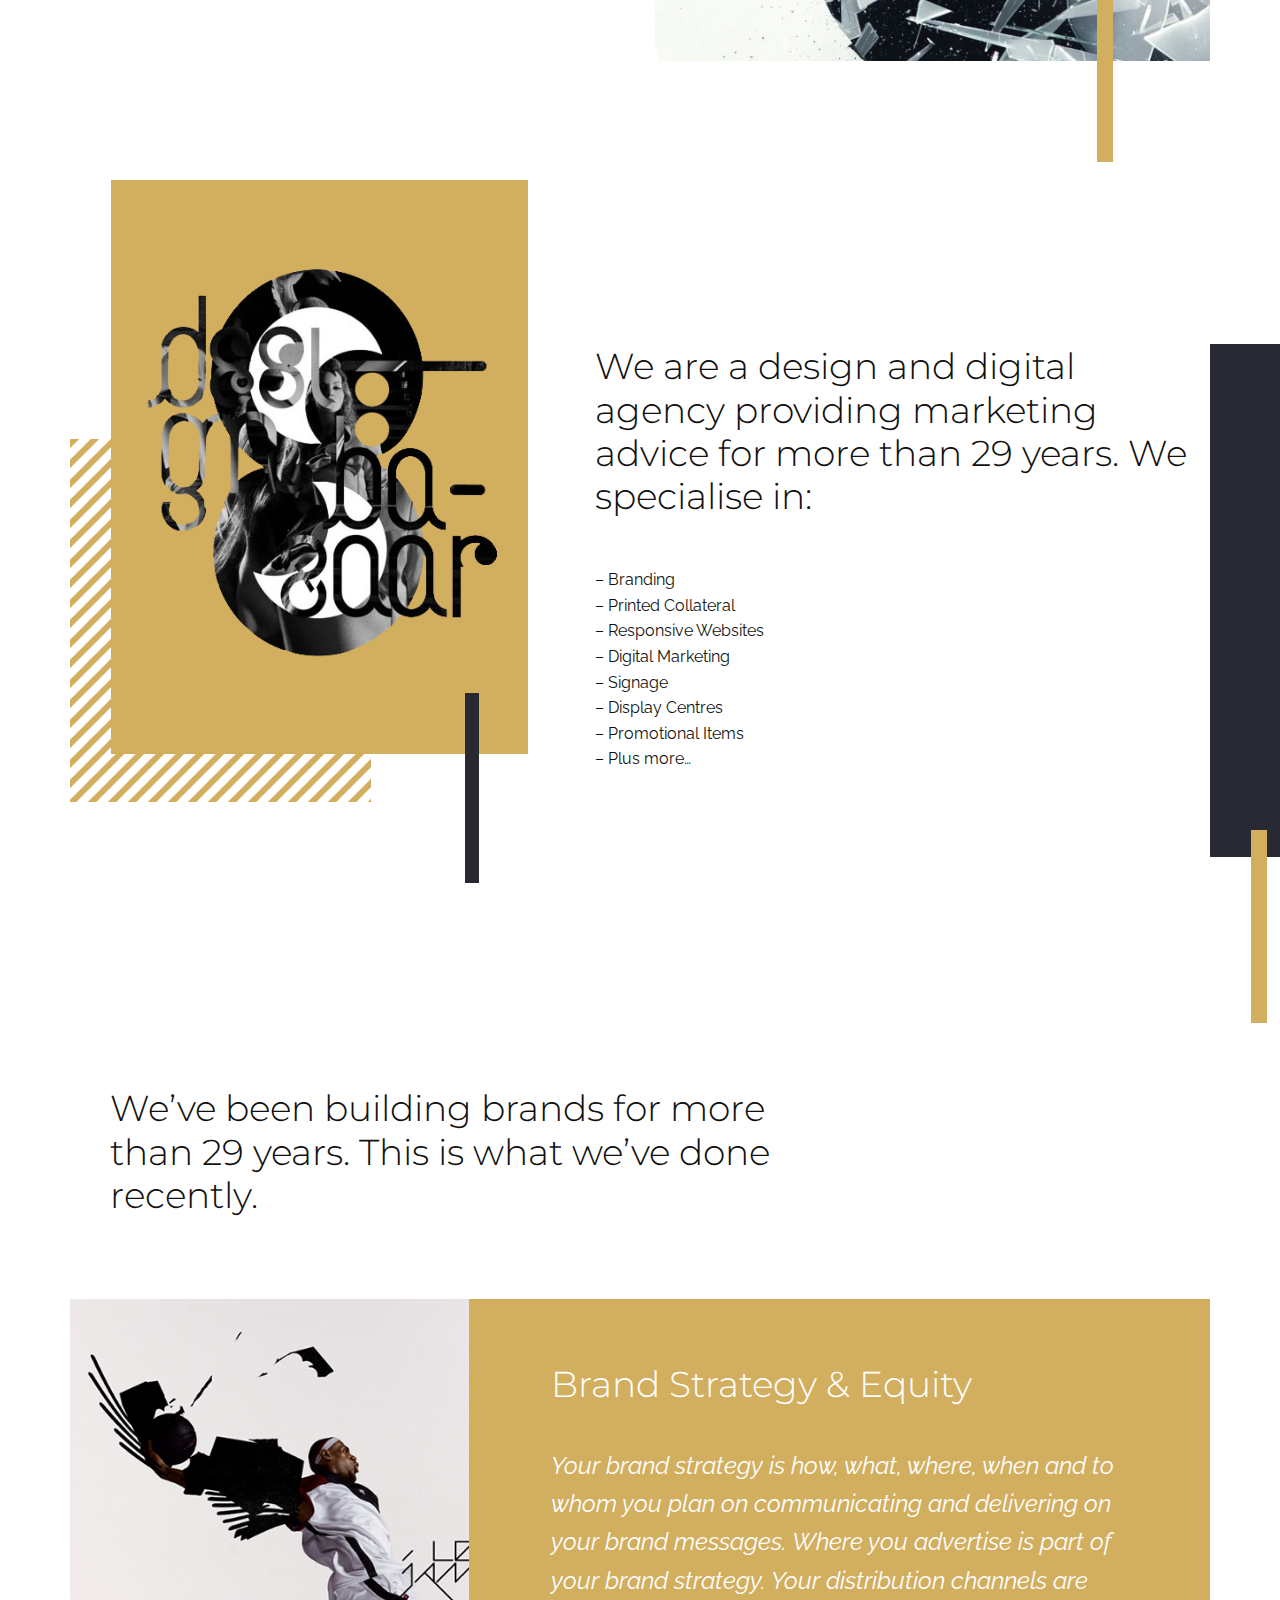
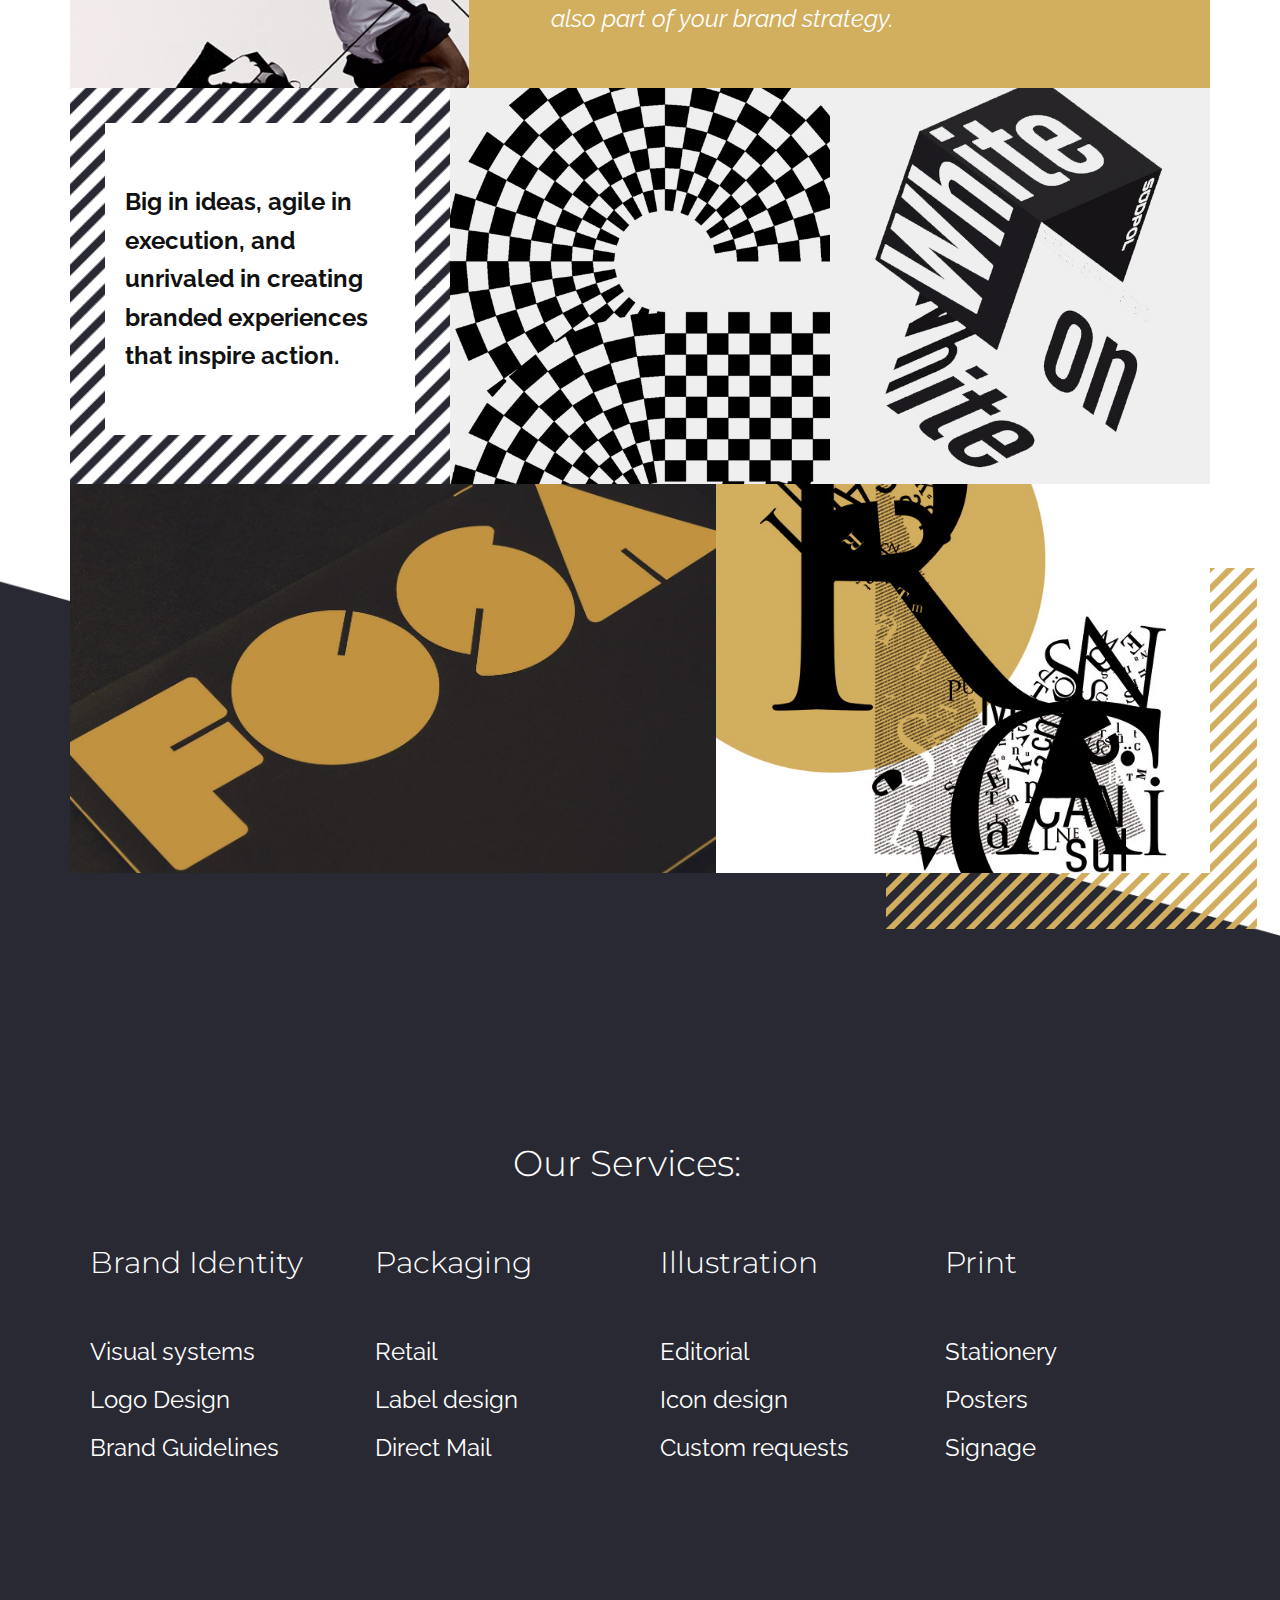
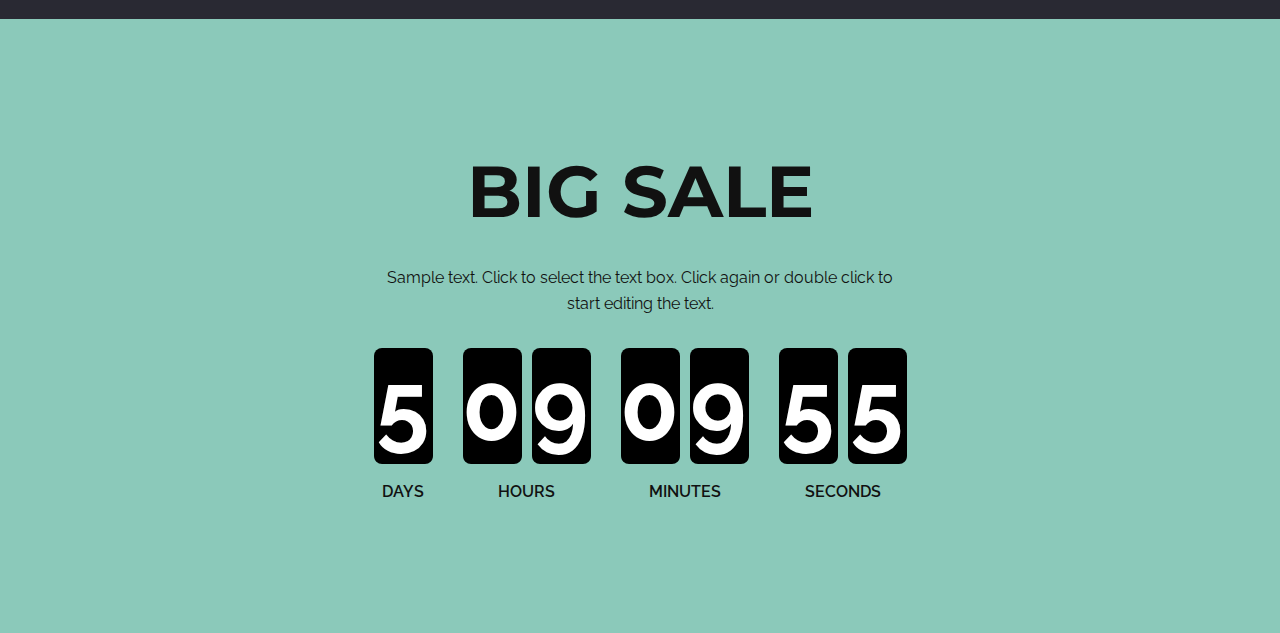
<file: Accueil.html>
<!DOCTYPE html>
<html style="font-size: 16px;" lang="fr"><head>
    <meta name="viewport" content="width=device-width, initial-scale=1.0">
    <meta charset="utf-8">
    <meta name="keywords" content="Design Agency, Hello,&nbsp;we areDesignStudio., Our Projects, let’s get
                                            creative, We are a design and digital agency providing marketing advice for more than 29 years. We specialise in:, We’ve been building brands for more than 29 years. This is what we’ve done recently., Brand Strategy &amp;amp; Equity, Our Services:">
    <meta name="description" content="">
    <title>Accueil</title>
    <link rel="stylesheet" href="nicepage.css" media="screen">
<link rel="stylesheet" href="Accueil.css" media="screen">
    <script class="u-script" type="text/javascript" src="jquery.js" defer=""></script>
    <script class="u-script" type="text/javascript" src="nicepage.js" defer=""></script>
    <meta name="generator" content="Nicepage 5.0.7, nicepage.com">
    <link id="u-theme-google-font" rel="stylesheet" href="https://fonts.googleapis.com/css?family=Montserrat:100,100i,200,200i,300,300i,400,400i,500,500i,600,600i,700,700i,800,800i,900,900i|Raleway:100,100i,200,200i,300,300i,400,400i,500,500i,600,600i,700,700i,800,800i,900,900i">
    <link id="u-page-google-font" rel="stylesheet" href="https://fonts.googleapis.com/css?family=Titillium+Web:200,200i,300,300i,400,400i,600,600i,700,700i,900">
    
    
    
    
    
    
    
    
    
    <script type="application/ld+json">{
		"@context": "http://schema.org",
		"@type": "Organization",
		"name": "Tranonjaka Label",
		"logo": "images/default-logo.png"
}</script>
    <meta name="theme-color" content="#424251">
    <meta property="og:title" content="Accueil">
    <meta property="og:type" content="website">
  </head>
  <body class="u-body u-overlap u-overlap-transparent u-xl-mode" data-lang="fr"><header class=" u-clearfix u-header u-section-row-container" id="sec-50a4"><div class="u-section-rows">
        <div class="u-section-row u-section-row-1" id="sec-524c">
          <div class="u-clearfix u-sheet u-valign-middle u-sheet-1">
            <a href="#" class="u-image u-logo u-image-1" data-image-width="80" data-image-height="40">
              <img src="images/default-logo.png" class="u-logo-image u-logo-image-1" data-image-width="80">
            </a>
            <div class="u-border-1 u-border-grey-15 u-expanded-width u-line u-line-horizontal u-line-1"></div>
          </div>
          
          
          
          
          
        </div>
        <div class="u-section-row u-section-row-2" id="sec-61b2">
          <div class="u-clearfix u-sheet u-sheet-2">
            <nav class="u-menu u-menu-dropdown u-offcanvas u-menu-1">
              <div class="menu-collapse" style="font-size: 1rem; letter-spacing: 0px;">
                <a class="u-button-style u-custom-active-border-color u-custom-border u-custom-border-color u-custom-borders u-custom-hover-border-color u-custom-left-right-menu-spacing u-custom-text-active-color u-custom-text-color u-custom-text-hover-color u-custom-top-bottom-menu-spacing u-nav-link" href="#">
                  <svg class="u-svg-link" viewBox="0 0 24 24"><use xmlns:xlink="http://www.w3.org/1999/xlink" xlink:href="#menu-hamburger"></use></svg>
                  <svg version="1.1" xmlns="http://www.w3.org/2000/svg" xmlns:xlink="http://www.w3.org/1999/xlink"><defs><symbol id="menu-hamburger" viewBox="0 0 16 16" style="width: 16px; height: 16px;"><rect y="1" width="16" height="2"></rect><rect y="7" width="16" height="2"></rect><rect y="13" width="16" height="2"></rect>
</symbol>
</defs></svg>
                </a>
              </div>
              <div class="u-custom-menu u-nav-container">
                <ul class="u-nav u-spacing-25 u-unstyled u-nav-1"><li class="u-nav-item"><a class="u-button-style u-nav-link u-text-white" href="Accueil.html" style="padding: 8px 0px;">Accueil</a>
</li><li class="u-nav-item"><a class="u-button-style u-nav-link u-text-white" href="À-propos-de.html" style="padding: 8px 0px;">À propos de</a>
</li><li class="u-nav-item"><a class="u-button-style u-nav-link u-text-white" href="Contact.html" style="padding: 8px 0px;">Contact</a>
</li></ul>
              </div>
              <div class="u-custom-menu u-nav-container-collapse">
                <div class="u-black u-container-style u-inner-container-layout u-opacity u-opacity-95 u-sidenav">
                  <div class="u-sidenav-overflow">
                    <div class="u-menu-close"></div>
                    <ul class="u-align-center u-nav u-popupmenu-items u-unstyled u-nav-2"><li class="u-nav-item"><a class="u-button-style u-nav-link" href="Accueil.html">Accueil</a>
</li><li class="u-nav-item"><a class="u-button-style u-nav-link" href="À-propos-de.html">À propos de</a>
</li><li class="u-nav-item"><a class="u-button-style u-nav-link" href="Contact.html">Contact</a>
</li></ul>
                  </div>
                </div>
                <div class="u-black u-menu-overlay u-opacity u-opacity-70"></div>
              </div>
            </nav>
            <form action="#" method="get" class="u-border-1 u-border-grey-30 u-search u-search-right u-white u-search-1">
              <button class="u-search-button" type="submit">
                <span class="u-search-icon u-spacing-10 u-text-grey-40">
                  <svg class="u-svg-link" preserveAspectRatio="xMidYMin slice" viewBox="0 0 56.966 56.966"><use xmlns:xlink="http://www.w3.org/1999/xlink" xlink:href="#svg-d6d7"></use></svg>
                  <svg xmlns="http://www.w3.org/2000/svg" xmlns:xlink="http://www.w3.org/1999/xlink" version="1.1" id="svg-d6d7" x="0px" y="0px" viewBox="0 0 56.966 56.966" style="enable-background:new 0 0 56.966 56.966;" xml:space="preserve" class="u-svg-content"><path d="M55.146,51.887L41.588,37.786c3.486-4.144,5.396-9.358,5.396-14.786c0-12.682-10.318-23-23-23s-23,10.318-23,23  s10.318,23,23,23c4.761,0,9.298-1.436,13.177-4.162l13.661,14.208c0.571,0.593,1.339,0.92,2.162,0.92  c0.779,0,1.518-0.297,2.079-0.837C56.255,54.982,56.293,53.08,55.146,51.887z M23.984,6c9.374,0,17,7.626,17,17s-7.626,17-17,17  s-17-7.626-17-17S14.61,6,23.984,6z"></path></svg>
                </span>
              </button>
              <input class="u-search-input" type="search" name="search" value="" placeholder="Search">
            </form>
          </div>
          
          
          
          
          
        </div>
      </div></header> 
    <section class="u-clearfix u-image u-section-1" id="carousel_635d" data-image-width="1267" data-image-height="852">
      <img src="images/shape1.png" alt="" class="u-expanded-height u-image u-image-default u-image-1">
      <div class="u-align-right u-container-style u-group u-group-1">
        <div class="u-container-layout u-valign-middle-sm u-container-layout-1">
          <img src="images/logo.png" alt="" class="u-image u-image-contain u-image-default u-image-2" data-image-width="545" data-image-height="506">
          <h1 class="u-text u-text-body-alt-color u-title u-text-1">Tranonjaka Label<br>
          </h1>
          <p class="u-large-text u-text u-text-palette-1-dark-1 u-text-variant u-text-2">We create brands for the most innovative and exciting companies in the world, to help them rewrite the rules for how we all live our lives.</p>
        </div>
      </div>
      <a href="https://nicepage.com/html-templates" class="u-border-none u-btn u-button-style u-hover-palette-1-light-3 u-btn-1">Bouton</a>
    </section>
    <section class="u-clearfix u-section-2" id="sec-e158">
      <img src="images/shape2.png" alt="" class="u-image u-image-default u-image-1" data-image-width="1200" data-image-height="685">
      <div class="u-palette-1-dark-3 u-shape u-shape-rectangle u-shape-1"></div>
      <div class="u-border-14 u-border-palette-2-base u-line u-line-vertical u-line-1"></div>
      <div class="u-clearfix u-gutter-30 u-layout-spacing-vertical u-layout-wrap u-layout-wrap-1">
        <div class="u-gutter-0 u-layout">
          <div class="u-layout-row">
            <div class="u-size-35 u-size-60-md">
              <div class="u-layout-col">
                <div class="u-container-style u-hidden-sm u-hidden-xs u-layout-cell u-left-cell u-size-40 u-layout-cell-1">
                  <div class="u-container-layout"></div>
                </div>
                <div class="u-container-style u-layout-cell u-left-cell u-size-20 u-layout-cell-2">
                  <div class="u-container-layout u-container-layout-2">
                    <h2 class="u-text u-text-1">Hello,&nbsp;<br>we are<br>DesignStudio.
                    </h2>
                    <p class="u-text u-text-2">We make a meaningful difference to the world’s most loved brands. We begin with ‘we know nothing’, and immerse ourselves in everything you do. We want to move in. Be part of your team. And see the world how you
                                            see it.</p>
                  </div>
                </div>
              </div>
            </div>
            <div class="u-size-25 u-size-60-md">
              <div class="u-layout-row">
                <div class="u-container-style u-layout-cell u-right-cell u-size-60 u-layout-cell-3">
                  <div class="u-container-layout">
                    <div class="u-container-style u-group u-image u-image-tiles u-image-2">
                      <div class="u-container-layout u-container-layout-4"></div>
                    </div>
                    <img class="u-image u-image-3" src="images/f.jpg">
                  </div>
                </div>
              </div>
            </div>
          </div>
        </div>
      </div>
    </section>
    <section class="u-clearfix u-section-3" id="carousel_7484">
      <div class="u-opacity u-opacity-80 u-palette-1-light-2 u-shape u-shape-rectangle u-shape-1"></div>
      <div class="u-clearfix u-gutter-30 u-layout-wrap u-layout-wrap-1">
        <div class="u-layout">
          <div class="u-layout-row">
            <div class="u-size-26 u-size-60-md">
              <div class="u-layout-row">
                <div class="u-container-style u-layout-cell u-left-cell u-size-60 u-layout-cell-1">
                  <div class="u-container-layout">
                    <div class="u-palette-1-dark-3 u-shape u-shape-rectangle u-shape-2"></div>
                    <div class="u-align-center-md u-align-center-xs u-container-style u-group u-palette-2-base u-group-1">
                      <div class="u-container-layout u-valign-middle-lg u-valign-middle-md u-valign-middle-sm u-valign-middle-xs">
                        <img src="images/122.png" alt="" class="u-image u-image-contain u-image-default u-image-1" data-image-width="689" data-image-height="563">
                      </div>
                    </div>
                    <p class="u-text u-text-1">As intense sneaker lovers and designers, we decided to create our own sneaker design. The Shift F1’s broaden our design language, while setting an exercise to experiment and explore the future of footwear design.</p>
                  </div>
                </div>
              </div>
            </div>
            <div class="u-size-34 u-size-60-md">
              <div class="u-layout-col">
                <div class="u-container-style u-layout-cell u-right-cell u-size-20 u-layout-cell-2">
                  <div class="u-container-layout u-valign-bottom u-container-layout-3">
                    <h2 class="u-text u-text-2">Our Projects</h2>
                    <div class="u-border-18 u-border-palette-1-dark-3 u-line u-line-horizontal u-line-1"></div>
                  </div>
                </div>
                <div class="u-container-style u-layout-cell u-right-cell u-size-40 u-layout-cell-3">
                  <div class="u-container-layout">
                    <div class="u-container-style u-group u-image u-image-tiles u-image-2">
                      <div class="u-container-layout u-container-layout-5"></div>
                    </div>
                    <div class="u-container-style u-group u-palette-2-base u-group-3">
                      <div class="u-container-layout">
                        <img src="images/62.png" alt="" class="u-image u-image-contain u-image-default u-image-3">
                      </div>
                    </div>
                    <div class="u-container-style u-group u-palette-1-dark-3 u-group-4">
                      <div class="u-container-layout u-valign-middle-sm u-valign-middle-xs u-container-layout-7">
                        <h3 class="u-text u-text-3">SHIFT F1</h3>
                      </div>
                    </div>
                    <a href="https://www.behance.net/gallery/73134667/SHIFT-F1" class="u-btn u-button-style u-btn-1" title="view more" target="_blank">view more</a>
                  </div>
                </div>
              </div>
            </div>
          </div>
        </div>
      </div>
    </section>
    <section class="u-clearfix u-section-4" id="sec-5c51">
      <div class="u-palette-1-dark-3 u-shape u-shape-rectangle u-shape-1"></div>
      <div class="u-clearfix u-gutter-30 u-layout-wrap u-layout-wrap-1">
        <div class="u-gutter-0 u-layout">
          <div class="u-layout-row">
            <div class="u-size-30">
              <div class="u-layout-col">
                <div class="u-container-style u-layout-cell u-left-cell u-size-30 u-layout-cell-1">
                  <div class="u-container-layout u-container-layout-1">
                    <div class="u-container-style u-group u-image u-image-tiles u-image-1">
                      <div class="u-container-layout u-container-layout-2"></div>
                    </div>
                    <img class="u-image u-image-2" src="images/Favim.com35163.jpg">
                  </div>
                </div>
                <div class="u-container-style u-layout-cell u-left-cell u-size-30 u-layout-cell-2">
                  <div class="u-container-layout u-valign-middle-xs u-valign-top-md u-valign-top-sm u-container-layout-3">
                    <p class="u-text u-text-1">Sample text. Lorem ipsum dolor sit amet, consectetur adipiscing elit nullam nunc justo sagittis suscipit ultrices.</p>
                  </div>
                </div>
              </div>
            </div>
            <div class="u-size-30">
              <div class="u-layout-col">
                <div class="u-container-style u-layout-cell u-right-cell u-size-60 u-layout-cell-3">
                  <div class="u-container-layout">
                    <h2 class="u-text u-text-palette-2-base u-text-2">let’s get <br>creative
                    </h2>
                    <img src="images/6430c7ab52850cbbb82ff19bc2c04658.jpg" alt="" class="u-align-left u-expanded-width-lg u-expanded-width-sm u-expanded-width-xl u-expanded-width-xs u-image u-image-contain u-image-3">
                    <div class="u-border-16 u-border-palette-2-base u-line u-line-vertical u-line-1"></div>
                    <div class="u-container-style u-group u-image u-image-4">
                      <div class="u-container-layout u-container-layout-5"></div>
                    </div>
                  </div>
                </div>
              </div>
            </div>
          </div>
        </div>
      </div>
    </section>
    <section class="u-clearfix u-section-5" id="carousel_764e">
      <div class="u-palette-1-dark-3 u-shape u-shape-rectangle u-shape-1"></div>
      <div class="u-clearfix u-gutter-30 u-layout-spacing-vertical u-layout-wrap u-layout-wrap-1">
        <div class="u-gutter-0 u-layout">
          <div class="u-layout-row">
            <div class="u-size-25 u-size-60-md">
              <div class="u-layout-row">
                <div class="u-container-style u-layout-cell u-right-cell u-size-60 u-layout-cell-1">
                  <div class="u-container-layout">
                    <div class="u-container-style u-group u-image u-image-tiles u-image-1">
                      <div class="u-container-layout u-container-layout-2"></div>
                    </div>
                    <div class="u-container-style u-group u-palette-2-base u-group-2">
                      <div class="u-container-layout">
                        <img src="images/78.png" alt="" class="u-expanded-width-md u-expanded-width-sm u-expanded-width-xs u-image u-image-contain u-image-default u-image-2" data-image-width="468" data-image-height="498">
                      </div>
                    </div>
                    <div class="u-border-14 u-border-palette-1-dark-3 u-line u-line-vertical u-line-1"></div>
                  </div>
                </div>
              </div>
            </div>
            <div class="u-size-35 u-size-60-md">
              <div class="u-layout-col">
                <div class="u-container-style u-hidden-md u-hidden-sm u-hidden-xs u-layout-cell u-left-cell u-size-40 u-layout-cell-2">
                  <div class="u-container-layout"></div>
                </div>
                <div class="u-align-left u-container-style u-layout-cell u-left-cell u-size-20 u-layout-cell-3">
                  <div class="u-container-layout u-valign-middle-lg u-valign-top-xs u-container-layout-5">
                    <h2 class="u-text u-text-1">We are a design and digital agency providing marketing advice for more than 29 years. We specialise in:</h2>
                    <p class="u-text u-text-2">– Branding <br>– Printed Collateral <br>– Responsive Websites <br>– Digital Marketing <br>– Signage <br>– Display Centres <br>– Promotional Items <br>– Plus more…
                    </p>
                  </div>
                </div>
              </div>
            </div>
          </div>
        </div>
      </div>
      <div class="u-border-16 u-border-palette-2-base u-line u-line-vertical u-line-2"></div>
    </section>
    <section class="u-clearfix u-section-6" id="sec-b872">
      <img src="images/shape4.png" alt="" class="u-expanded-width u-image u-image-default u-image-1">
      <div class="u-align-left u-container-style u-group u-group-1">
        <div class="u-container-layout u-valign-middle-lg u-valign-middle-md u-container-layout-1">
          <h2 class="u-text u-text-1">We’ve been building brands for more than 29 years. This is what we’ve done recently.</h2>
        </div>
      </div>
      <div class="u-container-style u-group u-image u-image-tiles u-image-2">
        <div class="u-container-layout u-container-layout-2"></div>
      </div>
      <div class="u-clearfix u-gutter-0 u-layout-wrap u-layout-wrap-1">
        <div class="u-gutter-0 u-layout">
          <div class="u-layout-col">
            <div class="u-size-20">
              <div class="u-layout-row">
                <div class="u-container-style u-image u-layout-cell u-left-cell u-size-21 u-image-3">
                  <div class="u-container-layout"></div>
                </div>
                <div class="u-container-style u-layout-cell u-palette-2-base u-right-cell u-size-39 u-layout-cell-2">
                  <div class="u-container-layout u-valign-middle-lg u-valign-middle-md u-valign-middle-sm u-container-layout-4">
                    <h2 class="u-text u-text-2">Brand Strategy &amp; Equity</h2>
                    <p class="u-text u-text-3">Your brand strategy is how, what, where, when and to whom you plan on communicating and delivering on your brand messages. Where you advertise is part of your brand strategy. Your distribution channels are also
                                            part of your brand strategy.</p>
                  </div>
                </div>
              </div>
            </div>
            <div class="u-size-20">
              <div class="u-layout-row">
                <div class="u-container-style u-image u-layout-cell u-left-cell u-size-20 u-size-30-md u-image-4">
                  <div class="u-container-layout">
                    <div class="u-container-style u-group u-white u-group-3">
                      <div class="u-container-layout u-valign-middle u-container-layout-6">
                        <p class="u-text u-text-4">Big in ideas, agile in execution, and unrivaled in creating branded experiences that inspire action.&nbsp;</p>
                      </div>
                    </div>
                  </div>
                </div>
                <div class="u-container-style u-image u-layout-cell u-size-20 u-size-30-md u-image-5">
                  <div class="u-container-layout"></div>
                </div>
                <div class="u-container-style u-image u-layout-cell u-right-cell u-size-20 u-size-60-md u-image-6">
                  <div class="u-container-layout"></div>
                </div>
              </div>
            </div>
            <div class="u-size-20">
              <div class="u-layout-row">
                <div class="u-container-style u-image u-layout-cell u-left-cell u-size-34 u-image-7">
                  <div class="u-container-layout"></div>
                </div>
                <div class="u-container-style u-image u-layout-cell u-right-cell u-size-26 u-image-8">
                  <div class="u-container-layout"></div>
                </div>
              </div>
            </div>
          </div>
        </div>
      </div>
    </section>
    <section class="u-clearfix u-image u-section-7" id="sec-43fd">
      <div class="u-clearfix u-sheet u-sheet-1">
        <div class="u-align-center u-container-style u-group u-group-1">
          <div class="u-container-layout u-valign-middle u-container-layout-1">
            <h2 class="u-text u-text-body-alt-color u-text-1">Our Services:</h2>
          </div>
        </div>
        <div class="u-clearfix u-expanded-width u-gutter-0 u-layout-wrap u-layout-wrap-1">
          <div class="u-layout">
            <div class="u-layout-row">
              <div class="u-align-center-xs u-container-style u-layout-cell u-left-cell u-size-15 u-size-30-md u-layout-cell-1">
                <div class="u-container-layout u-valign-top u-container-layout-2">
                  <h3 class="u-text u-text-body-alt-color u-text-2">Brand Identity</h3>
                  <p class="u-text u-text-body-alt-color u-text-3">Visual systems<br>Logo Design <br>Brand Guidelines
                  </p>
                </div>
              </div>
              <div class="u-align-center-xs u-container-style u-layout-cell u-size-15 u-size-30-md u-layout-cell-2">
                <div class="u-container-layout u-valign-top u-container-layout-3">
                  <h3 class="u-text u-text-body-alt-color u-text-4">Packaging</h3>
                  <p class="u-text u-text-body-alt-color u-text-5">Retail <br>Label design <br>Direct Mail
                  </p>
                </div>
              </div>
              <div class="u-align-center-xs u-container-style u-layout-cell u-size-15 u-size-30-md u-layout-cell-3">
                <div class="u-container-layout u-valign-top u-container-layout-4">
                  <h3 class="u-text u-text-body-alt-color u-text-6">Illustration</h3>
                  <p class="u-text u-text-body-alt-color u-text-7">Editorial <br>Icon design <br>Custom requests
                  </p>
                </div>
              </div>
              <div class="u-align-center-xs u-container-style u-layout-cell u-right-cell u-size-15 u-size-30-md u-layout-cell-4">
                <div class="u-container-layout u-valign-top u-container-layout-5">
                  <h3 class="u-text u-text-body-alt-color u-text-8">Print </h3>
                  <p class="u-text u-text-body-alt-color u-text-9">Stationery <br>Posters <br>Signage
                  </p>
                </div>
              </div>
            </div>
          </div>
        </div>
      </div>
    </section>
    <section class="u-align-center u-clearfix u-palette-3-base u-section-8" id="sec-1c1a">
      <div class="u-clearfix u-sheet u-valign-middle-lg u-valign-middle-md u-valign-middle-xl u-sheet-1">
        <h2 class="u-text u-text-default u-text-1">Big Sale</h2>
        <p class="u-large-text u-text u-text-variant u-text-2">Sample text. Click to select the text box. Click again or double click to start editing the text.</p>
        <div class="u-align-right u-countdown u-countdown-1" data-target-date="Sat, 01 Jan 2022 14:43:00 GMT" data-type="to-date" data-for="per-visitor" data-time-left="7750m" data-timer-id="99ba" data-target-number="100" data-direction="down" data-start-time="Fri Nov 26 2021 19:48:48 GMT+0300 (Москва, стандартное время)" data-frequency="1s" data-after-count="none" data-redirect-url="https://">
          <div class="u-countdown-wrapper u-spacing-30">
            <div class="u-countdown-item u-countdown-years u-hidden u-spacing-15 u-countdown-item-1">
              <div class="u-countdown-counter u-spacing-10 u-countdown-counter-1"><div class="u-black u-countdown-number u-radius-8 u-text-body-alt-color u-countdown-number-1">0</div><div class="u-black u-countdown-number u-hidden u-radius-8 u-text-body-alt-color u-countdown-number-2">0</div></div>
              <div class="u-countdown-label u-countdown-label-1">Years</div>
            </div>
            <div class="u-countdown-separator u-hidden u-text-body-alt-color u-countdown-separator-1"></div>
            <div class="u-countdown-days u-countdown-item u-spacing-15 u-countdown-item-2">
              <div class="u-countdown-counter u-spacing-10 u-countdown-counter-2"><div class="u-black u-countdown-number u-radius-8 u-text-body-alt-color u-countdown-number-3">5</div><div class="u-black u-countdown-number u-hidden u-radius-8 u-text-body-alt-color u-countdown-number-4">4</div><div class="u-black u-countdown-number u-hidden u-radius-8 u-text-body-alt-color u-countdown-number-5">0</div></div>
              <div class="u-countdown-label u-countdown-label-2">Days</div>
            </div>
            <div class="u-countdown-separator u-text-body-alt-color u-countdown-separator-2"></div>
            <div class="u-countdown-hours u-countdown-item u-spacing-15 u-countdown-item-3">
              <div class="u-countdown-counter u-spacing-10 u-countdown-counter-3"><div class="u-black u-countdown-number u-radius-8 u-text-body-alt-color u-countdown-number-6">0</div><div class="u-black u-countdown-number u-radius-8 u-text-body-alt-color u-countdown-number-7">9</div></div>
              <div class="u-countdown-label u-countdown-label-3">Hours</div>
            </div>
            <div class="u-countdown-separator u-text-body-alt-color u-countdown-separator-3"></div>
            <div class="u-countdown-item u-countdown-minutes u-spacing-15 u-countdown-item-4">
              <div class="u-countdown-counter u-spacing-10 u-countdown-counter-4"><div class="u-black u-countdown-number u-radius-8 u-text-body-alt-color u-countdown-number-8">1</div><div class="u-black u-countdown-number u-radius-8 u-text-body-alt-color u-countdown-number-9">0</div></div>
              <div class="u-countdown-label u-countdown-label-4">Minutes</div>
            </div>
            <div class="u-countdown-separator u-text-body-alt-color u-countdown-separator-4"></div>
            <div class="u-countdown-item u-countdown-seconds u-spacing-15 u-countdown-item-5">
              <div class="u-countdown-counter u-spacing-10 u-countdown-counter-5"><div class="u-black u-countdown-number u-radius-8 u-text-body-alt-color u-countdown-number-10">0</div><div class="u-black u-countdown-number u-radius-8 u-text-body-alt-color u-countdown-number-11">0</div></div>
              <div class="u-countdown-label u-countdown-label-5">Seconds</div>
            </div>
            <div class="u-countdown-separator u-hidden u-text-body-alt-color u-countdown-separator-5"></div>
            <div class="u-countdown-item u-countdown-numbers u-hidden u-spacing-15 u-countdown-item-6">
              <div class="u-countdown-counter u-spacing-10 u-countdown-counter-6"><div class="u-black u-countdown-number u-radius-8 u-text-body-alt-color u-countdown-number-12">0</div><div class="u-black u-countdown-number u-radius-8 u-text-body-alt-color u-countdown-number-13">0</div><div class="u-black u-countdown-number u-radius-8 u-text-body-alt-color u-countdown-number-14">1</div><div class="u-black u-countdown-number u-radius-8 u-text-body-alt-color u-countdown-number-15">0</div><div class="u-black u-countdown-number u-radius-8 u-text-body-alt-color u-countdown-number-16">0</div></div>
              <div class="u-countdown-label u-countdown-label-6">Items</div>
            </div>
          </div>
          <div class="u-countdown-message u-hidden">
            <p>Sorry, the time is up.</p>
          </div>
        </div>
      </div>
    </section>
    
    
    
  
</body></html>
</file>
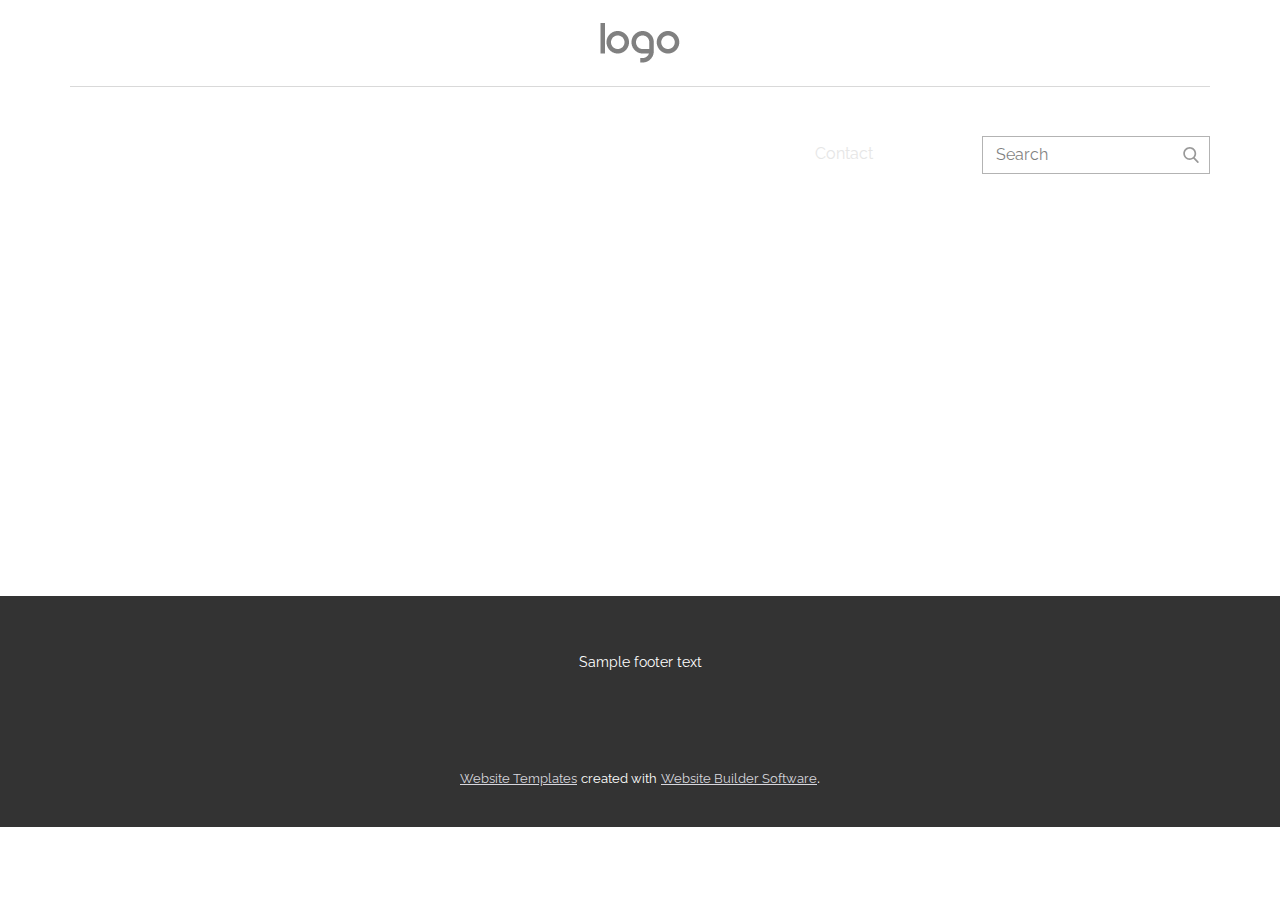
<file: Contact.html>
<!DOCTYPE html>
<html style="font-size: 16px;" lang="fr"><head>
    <meta name="viewport" content="width=device-width, initial-scale=1.0">
    <meta charset="utf-8">
    <meta name="keywords" content="">
    <meta name="description" content="">
    <title>Contact</title>
    <link rel="stylesheet" href="nicepage.css" media="screen">
<link rel="stylesheet" href="Contact.css" media="screen">
    <script class="u-script" type="text/javascript" src="jquery.js" defer=""></script>
    <script class="u-script" type="text/javascript" src="nicepage.js" defer=""></script>
    <meta name="generator" content="Nicepage 5.0.7, nicepage.com">
    <link id="u-theme-google-font" rel="stylesheet" href="https://fonts.googleapis.com/css?family=Montserrat:100,100i,200,200i,300,300i,400,400i,500,500i,600,600i,700,700i,800,800i,900,900i|Raleway:100,100i,200,200i,300,300i,400,400i,500,500i,600,600i,700,700i,800,800i,900,900i">
    
    
    <script type="application/ld+json">{
		"@context": "http://schema.org",
		"@type": "Organization",
		"name": "Tranonjaka Label",
		"logo": "images/default-logo.png"
}</script>
    <meta name="theme-color" content="#424251">
    <meta property="og:title" content="Contact">
    <meta property="og:type" content="website">
  </head>
  <body class="u-body u-xl-mode" data-lang="fr"><header class=" u-clearfix u-header u-section-row-container" id="sec-50a4"><div class="u-section-rows">
        <div class="u-section-row u-section-row-1" id="sec-524c">
          <div class="u-clearfix u-sheet u-valign-middle u-sheet-1">
            <a href="#" class="u-image u-logo u-image-1" data-image-width="80" data-image-height="40">
              <img src="images/default-logo.png" class="u-logo-image u-logo-image-1" data-image-width="80">
            </a>
            <div class="u-border-1 u-border-grey-15 u-expanded-width u-line u-line-horizontal u-line-1"></div>
          </div>
          
          
          
          
          
        </div>
        <div class="u-section-row u-section-row-2" id="sec-61b2">
          <div class="u-clearfix u-sheet u-sheet-2">
            <nav class="u-menu u-menu-dropdown u-offcanvas u-menu-1">
              <div class="menu-collapse" style="font-size: 1rem; letter-spacing: 0px;">
                <a class="u-button-style u-custom-active-border-color u-custom-border u-custom-border-color u-custom-borders u-custom-hover-border-color u-custom-left-right-menu-spacing u-custom-text-active-color u-custom-text-color u-custom-text-hover-color u-custom-top-bottom-menu-spacing u-nav-link" href="#">
                  <svg class="u-svg-link" viewBox="0 0 24 24"><use xmlns:xlink="http://www.w3.org/1999/xlink" xlink:href="#menu-hamburger"></use></svg>
                  <svg version="1.1" xmlns="http://www.w3.org/2000/svg" xmlns:xlink="http://www.w3.org/1999/xlink"><defs><symbol id="menu-hamburger" viewBox="0 0 16 16" style="width: 16px; height: 16px;"><rect y="1" width="16" height="2"></rect><rect y="7" width="16" height="2"></rect><rect y="13" width="16" height="2"></rect>
</symbol>
</defs></svg>
                </a>
              </div>
              <div class="u-custom-menu u-nav-container">
                <ul class="u-nav u-spacing-25 u-unstyled u-nav-1"><li class="u-nav-item"><a class="u-button-style u-nav-link u-text-white" href="Accueil.html" style="padding: 8px 0px;">Accueil</a>
</li><li class="u-nav-item"><a class="u-button-style u-nav-link u-text-white" href="À-propos-de.html" style="padding: 8px 0px;">À propos de</a>
</li><li class="u-nav-item"><a class="u-button-style u-nav-link u-text-white" href="Contact.html" style="padding: 8px 0px;">Contact</a>
</li></ul>
              </div>
              <div class="u-custom-menu u-nav-container-collapse">
                <div class="u-black u-container-style u-inner-container-layout u-opacity u-opacity-95 u-sidenav">
                  <div class="u-sidenav-overflow">
                    <div class="u-menu-close"></div>
                    <ul class="u-align-center u-nav u-popupmenu-items u-unstyled u-nav-2"><li class="u-nav-item"><a class="u-button-style u-nav-link" href="Accueil.html">Accueil</a>
</li><li class="u-nav-item"><a class="u-button-style u-nav-link" href="À-propos-de.html">À propos de</a>
</li><li class="u-nav-item"><a class="u-button-style u-nav-link" href="Contact.html">Contact</a>
</li></ul>
                  </div>
                </div>
                <div class="u-black u-menu-overlay u-opacity u-opacity-70"></div>
              </div>
            </nav>
            <form action="#" method="get" class="u-border-1 u-border-grey-30 u-search u-search-right u-white u-search-1">
              <button class="u-search-button" type="submit">
                <span class="u-search-icon u-spacing-10 u-text-grey-40">
                  <svg class="u-svg-link" preserveAspectRatio="xMidYMin slice" viewBox="0 0 56.966 56.966"><use xmlns:xlink="http://www.w3.org/1999/xlink" xlink:href="#svg-d6d7"></use></svg>
                  <svg xmlns="http://www.w3.org/2000/svg" xmlns:xlink="http://www.w3.org/1999/xlink" version="1.1" id="svg-d6d7" x="0px" y="0px" viewBox="0 0 56.966 56.966" style="enable-background:new 0 0 56.966 56.966;" xml:space="preserve" class="u-svg-content"><path d="M55.146,51.887L41.588,37.786c3.486-4.144,5.396-9.358,5.396-14.786c0-12.682-10.318-23-23-23s-23,10.318-23,23  s10.318,23,23,23c4.761,0,9.298-1.436,13.177-4.162l13.661,14.208c0.571,0.593,1.339,0.92,2.162,0.92  c0.779,0,1.518-0.297,2.079-0.837C56.255,54.982,56.293,53.08,55.146,51.887z M23.984,6c9.374,0,17,7.626,17,17s-7.626,17-17,17  s-17-7.626-17-17S14.61,6,23.984,6z"></path></svg>
                </span>
              </button>
              <input class="u-search-input" type="search" name="search" value="" placeholder="Search">
            </form>
          </div>
          
          
          
          
          
        </div>
      </div></header>
    <section class="u-clearfix u-section-1" id="sec-7868">
      <div class="u-clearfix u-sheet u-sheet-1"></div>
    </section>
    
    
    <footer class="u-clearfix u-footer u-grey-80" id="sec-26b5"><div class="u-clearfix u-sheet u-sheet-1">
        <div class="u-align-center u-container-style u-group u-group-1">
          <div class="u-container-layout u-valign-middle u-container-layout-1">
            <p class="u-small-text u-text u-text-variant u-text-1">Sample footer text</p>
          </div>
        </div>
      </div></footer>
    <section class="u-backlink u-clearfix u-grey-80">
      <a class="u-link" href="https://nicepage.com/website-templates" target="_blank">
        <span>Website Templates</span>
      </a>
      <p class="u-text">
        <span>created with</span>
      </p>
      <a class="u-link" href="" target="_blank">
        <span>Website Builder Software</span>
      </a>. 
    </section>
  
</body></html>
</file>
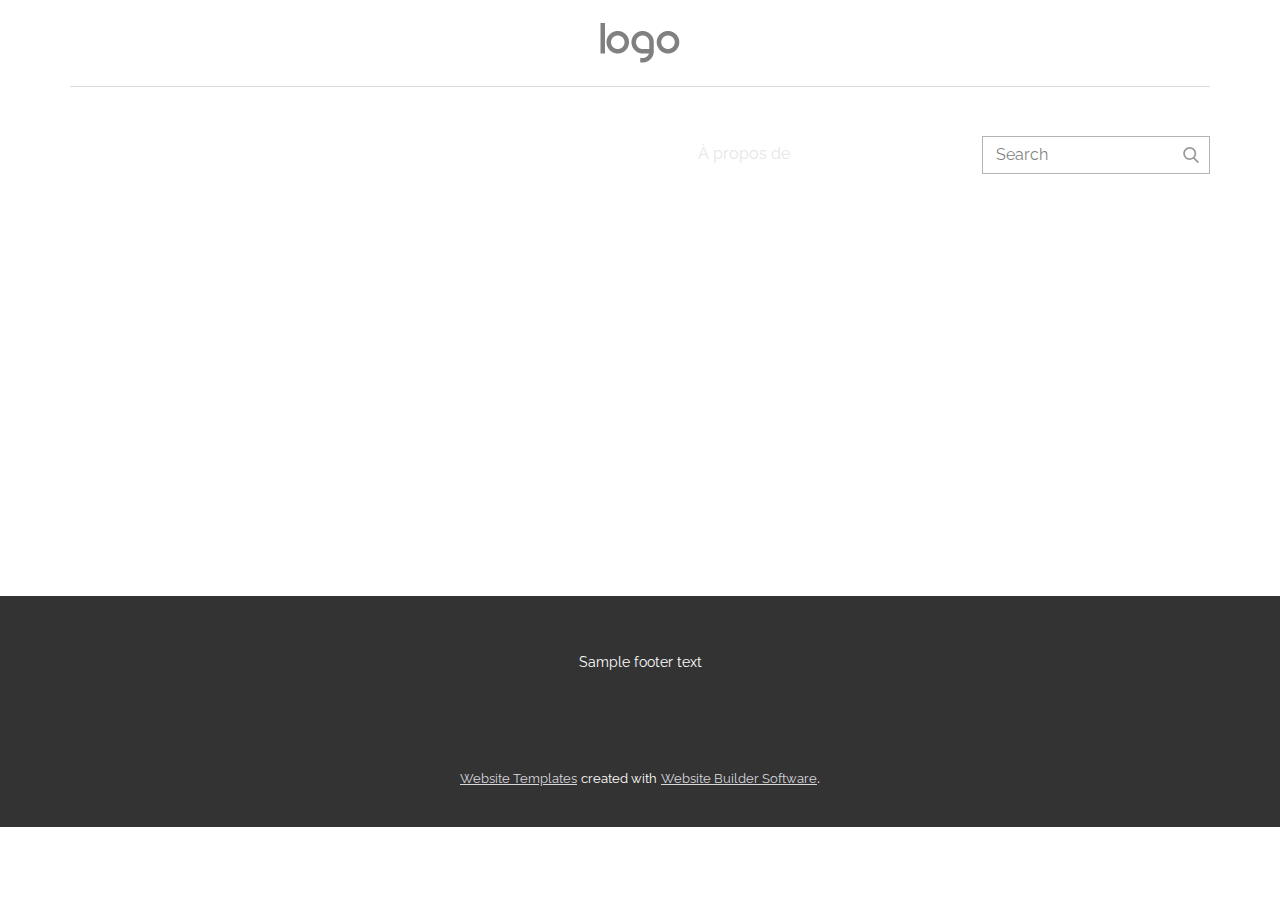
<file: À-propos-de.html>
<!DOCTYPE html>
<html style="font-size: 16px;" lang="fr"><head>
    <meta name="viewport" content="width=device-width, initial-scale=1.0">
    <meta charset="utf-8">
    <meta name="keywords" content="">
    <meta name="description" content="">
    <title>À propos de</title>
    <link rel="stylesheet" href="nicepage.css" media="screen">
<link rel="stylesheet" href="À-propos-de.css" media="screen">
    <script class="u-script" type="text/javascript" src="jquery.js" defer=""></script>
    <script class="u-script" type="text/javascript" src="nicepage.js" defer=""></script>
    <meta name="generator" content="Nicepage 5.0.7, nicepage.com">
    <link id="u-theme-google-font" rel="stylesheet" href="https://fonts.googleapis.com/css?family=Montserrat:100,100i,200,200i,300,300i,400,400i,500,500i,600,600i,700,700i,800,800i,900,900i|Raleway:100,100i,200,200i,300,300i,400,400i,500,500i,600,600i,700,700i,800,800i,900,900i">
    
    
    <script type="application/ld+json">{
		"@context": "http://schema.org",
		"@type": "Organization",
		"name": "Tranonjaka Label",
		"logo": "images/default-logo.png"
}</script>
    <meta name="theme-color" content="#424251">
    <meta property="og:title" content="À propos de">
    <meta property="og:type" content="website">
  </head>
  <body class="u-body u-xl-mode" data-lang="fr"><header class=" u-clearfix u-header u-section-row-container" id="sec-50a4"><div class="u-section-rows">
        <div class="u-section-row u-section-row-1" id="sec-524c">
          <div class="u-clearfix u-sheet u-valign-middle u-sheet-1">
            <a href="#" class="u-image u-logo u-image-1" data-image-width="80" data-image-height="40">
              <img src="images/default-logo.png" class="u-logo-image u-logo-image-1" data-image-width="80">
            </a>
            <div class="u-border-1 u-border-grey-15 u-expanded-width u-line u-line-horizontal u-line-1"></div>
          </div>
          
          
          
          
          
        </div>
        <div class="u-section-row u-section-row-2" id="sec-61b2">
          <div class="u-clearfix u-sheet u-sheet-2">
            <nav class="u-menu u-menu-dropdown u-offcanvas u-menu-1">
              <div class="menu-collapse" style="font-size: 1rem; letter-spacing: 0px;">
                <a class="u-button-style u-custom-active-border-color u-custom-border u-custom-border-color u-custom-borders u-custom-hover-border-color u-custom-left-right-menu-spacing u-custom-text-active-color u-custom-text-color u-custom-text-hover-color u-custom-top-bottom-menu-spacing u-nav-link" href="#">
                  <svg class="u-svg-link" viewBox="0 0 24 24"><use xmlns:xlink="http://www.w3.org/1999/xlink" xlink:href="#menu-hamburger"></use></svg>
                  <svg version="1.1" xmlns="http://www.w3.org/2000/svg" xmlns:xlink="http://www.w3.org/1999/xlink"><defs><symbol id="menu-hamburger" viewBox="0 0 16 16" style="width: 16px; height: 16px;"><rect y="1" width="16" height="2"></rect><rect y="7" width="16" height="2"></rect><rect y="13" width="16" height="2"></rect>
</symbol>
</defs></svg>
                </a>
              </div>
              <div class="u-custom-menu u-nav-container">
                <ul class="u-nav u-spacing-25 u-unstyled u-nav-1"><li class="u-nav-item"><a class="u-button-style u-nav-link u-text-white" href="Accueil.html" style="padding: 8px 0px;">Accueil</a>
</li><li class="u-nav-item"><a class="u-button-style u-nav-link u-text-white" href="À-propos-de.html" style="padding: 8px 0px;">À propos de</a>
</li><li class="u-nav-item"><a class="u-button-style u-nav-link u-text-white" href="Contact.html" style="padding: 8px 0px;">Contact</a>
</li></ul>
              </div>
              <div class="u-custom-menu u-nav-container-collapse">
                <div class="u-black u-container-style u-inner-container-layout u-opacity u-opacity-95 u-sidenav">
                  <div class="u-sidenav-overflow">
                    <div class="u-menu-close"></div>
                    <ul class="u-align-center u-nav u-popupmenu-items u-unstyled u-nav-2"><li class="u-nav-item"><a class="u-button-style u-nav-link" href="Accueil.html">Accueil</a>
</li><li class="u-nav-item"><a class="u-button-style u-nav-link" href="À-propos-de.html">À propos de</a>
</li><li class="u-nav-item"><a class="u-button-style u-nav-link" href="Contact.html">Contact</a>
</li></ul>
                  </div>
                </div>
                <div class="u-black u-menu-overlay u-opacity u-opacity-70"></div>
              </div>
            </nav>
            <form action="#" method="get" class="u-border-1 u-border-grey-30 u-search u-search-right u-white u-search-1">
              <button class="u-search-button" type="submit">
                <span class="u-search-icon u-spacing-10 u-text-grey-40">
                  <svg class="u-svg-link" preserveAspectRatio="xMidYMin slice" viewBox="0 0 56.966 56.966"><use xmlns:xlink="http://www.w3.org/1999/xlink" xlink:href="#svg-d6d7"></use></svg>
                  <svg xmlns="http://www.w3.org/2000/svg" xmlns:xlink="http://www.w3.org/1999/xlink" version="1.1" id="svg-d6d7" x="0px" y="0px" viewBox="0 0 56.966 56.966" style="enable-background:new 0 0 56.966 56.966;" xml:space="preserve" class="u-svg-content"><path d="M55.146,51.887L41.588,37.786c3.486-4.144,5.396-9.358,5.396-14.786c0-12.682-10.318-23-23-23s-23,10.318-23,23  s10.318,23,23,23c4.761,0,9.298-1.436,13.177-4.162l13.661,14.208c0.571,0.593,1.339,0.92,2.162,0.92  c0.779,0,1.518-0.297,2.079-0.837C56.255,54.982,56.293,53.08,55.146,51.887z M23.984,6c9.374,0,17,7.626,17,17s-7.626,17-17,17  s-17-7.626-17-17S14.61,6,23.984,6z"></path></svg>
                </span>
              </button>
              <input class="u-search-input" type="search" name="search" value="" placeholder="Search">
            </form>
          </div>
          
          
          
          
          
        </div>
      </div></header>
    <section class="u-clearfix u-section-1" id="sec-2afe">
      <div class="u-clearfix u-sheet u-sheet-1"></div>
    </section>
    
    
    <footer class="u-clearfix u-footer u-grey-80" id="sec-26b5"><div class="u-clearfix u-sheet u-sheet-1">
        <div class="u-align-center u-container-style u-group u-group-1">
          <div class="u-container-layout u-valign-middle u-container-layout-1">
            <p class="u-small-text u-text u-text-variant u-text-1">Sample footer text</p>
          </div>
        </div>
      </div></footer>
    <section class="u-backlink u-clearfix u-grey-80">
      <a class="u-link" href="https://nicepage.com/website-templates" target="_blank">
        <span>Website Templates</span>
      </a>
      <p class="u-text">
        <span>created with</span>
      </p>
      <a class="u-link" href="" target="_blank">
        <span>Website Builder Software</span>
      </a>. 
    </section>
  
</body></html>
</file>
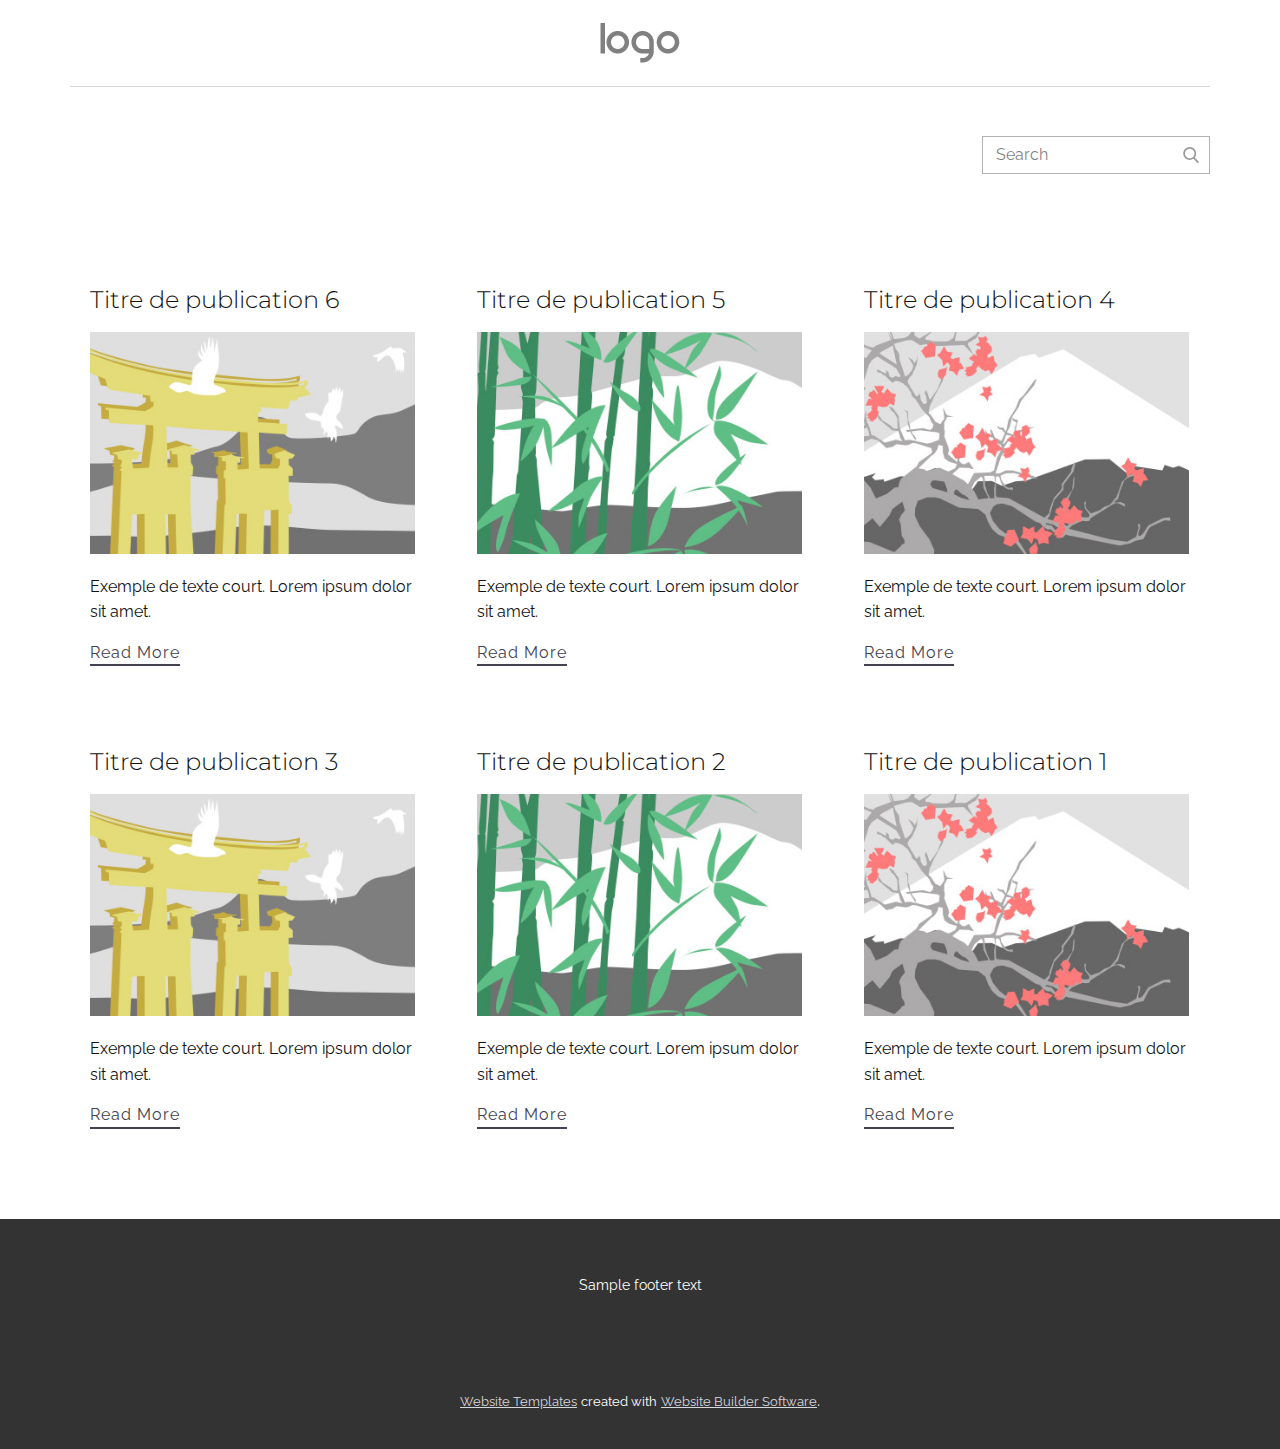
<file: blog/blog.html>
<!DOCTYPE html>
<html style="font-size: 16px;" lang="fr"><head>
    <meta name="viewport" content="width=device-width, initial-scale=1.0">
    <meta charset="utf-8">
    <meta name="keywords" content="">
    <meta name="description" content="">
    <title>Blog Template</title>
    <link rel="stylesheet" href="../nicepage.css" media="screen">
<link rel="stylesheet" href="../Blog-Template.css" media="screen">
    <script class="u-script" type="text/javascript" src="../jquery.js" defer=""></script>
    <script class="u-script" type="text/javascript" src="../nicepage.js" defer=""></script>
    <meta name="generator" content="Nicepage 5.0.7, nicepage.com">
    <link id="u-theme-google-font" rel="stylesheet" href="https://fonts.googleapis.com/css?family=Montserrat:100,100i,200,200i,300,300i,400,400i,500,500i,600,600i,700,700i,800,800i,900,900i|Raleway:100,100i,200,200i,300,300i,400,400i,500,500i,600,600i,700,700i,800,800i,900,900i">
    
    
    <script type="application/ld+json">{
		"@context": "http://schema.org",
		"@type": "Organization",
		"name": "Tranonjaka Label",
		"logo": "images/default-logo.png"
}</script>
    <meta name="theme-color" content="#424251">
  </head>
  <body class="u-body u-xl-mode" data-lang="fr"><header class=" u-clearfix u-header u-section-row-container" id="sec-50a4"><div class="u-section-rows">
        <div class="u-section-row u-section-row-1" id="sec-524c">
          <div class="u-clearfix u-sheet u-valign-middle u-sheet-1">
            <a href="#" class="u-image u-logo u-image-1" data-image-width="80" data-image-height="40">
              <img src="../images/default-logo.png" class="u-logo-image u-logo-image-1" data-image-width="80">
            </a>
            <div class="u-border-1 u-border-grey-15 u-expanded-width u-line u-line-horizontal u-line-1"></div>
          </div>
          
          
          
          
          
        </div>
        <div class="u-section-row u-section-row-2" id="sec-61b2">
          <div class="u-clearfix u-sheet u-sheet-2">
            <nav class="u-menu u-menu-dropdown u-offcanvas u-menu-1">
              <div class="menu-collapse" style="font-size: 1rem; letter-spacing: 0px;">
                <a class="u-button-style u-custom-active-border-color u-custom-border u-custom-border-color u-custom-borders u-custom-hover-border-color u-custom-left-right-menu-spacing u-custom-text-active-color u-custom-text-color u-custom-text-hover-color u-custom-top-bottom-menu-spacing u-nav-link" href="#">
                  <svg class="u-svg-link" viewBox="0 0 24 24"><use xmlns:xlink="http://www.w3.org/1999/xlink" xlink:href="#menu-hamburger"></use></svg>
                  <svg version="1.1" xmlns="http://www.w3.org/2000/svg" xmlns:xlink="http://www.w3.org/1999/xlink"><defs><symbol id="menu-hamburger" viewBox="0 0 16 16" style="width: 16px; height: 16px;"><rect y="1" width="16" height="2"></rect><rect y="7" width="16" height="2"></rect><rect y="13" width="16" height="2"></rect>
</symbol>
</defs></svg>
                </a>
              </div>
              <div class="u-custom-menu u-nav-container">
                <ul class="u-nav u-spacing-25 u-unstyled u-nav-1"><li class="u-nav-item"><a class="u-button-style u-nav-link u-text-white" href="../Accueil.html" style="padding: 8px 0px;">Accueil</a>
</li><li class="u-nav-item"><a class="u-button-style u-nav-link u-text-white" href="../À-propos-de.html" style="padding: 8px 0px;">À propos de</a>
</li><li class="u-nav-item"><a class="u-button-style u-nav-link u-text-white" href="../Contact.html" style="padding: 8px 0px;">Contact</a>
</li></ul>
              </div>
              <div class="u-custom-menu u-nav-container-collapse">
                <div class="u-black u-container-style u-inner-container-layout u-opacity u-opacity-95 u-sidenav">
                  <div class="u-sidenav-overflow">
                    <div class="u-menu-close"></div>
                    <ul class="u-align-center u-nav u-popupmenu-items u-unstyled u-nav-2"><li class="u-nav-item"><a class="u-button-style u-nav-link" href="../Accueil.html">Accueil</a>
</li><li class="u-nav-item"><a class="u-button-style u-nav-link" href="../À-propos-de.html">À propos de</a>
</li><li class="u-nav-item"><a class="u-button-style u-nav-link" href="../Contact.html">Contact</a>
</li></ul>
                  </div>
                </div>
                <div class="u-black u-menu-overlay u-opacity u-opacity-70"></div>
              </div>
            </nav>
            <form action="#" method="get" class="u-border-1 u-border-grey-30 u-search u-search-right u-white u-search-1">
              <button class="u-search-button" type="submit">
                <span class="u-search-icon u-spacing-10 u-text-grey-40">
                  <svg class="u-svg-link" preserveAspectRatio="xMidYMin slice" viewBox="0 0 56.966 56.966"><use xmlns:xlink="http://www.w3.org/1999/xlink" xlink:href="#svg-d6d7"></use></svg>
                  <svg xmlns="http://www.w3.org/2000/svg" xmlns:xlink="http://www.w3.org/1999/xlink" version="1.1" id="svg-d6d7" x="0px" y="0px" viewBox="0 0 56.966 56.966" style="enable-background:new 0 0 56.966 56.966;" xml:space="preserve" class="u-svg-content"><path d="M55.146,51.887L41.588,37.786c3.486-4.144,5.396-9.358,5.396-14.786c0-12.682-10.318-23-23-23s-23,10.318-23,23  s10.318,23,23,23c4.761,0,9.298-1.436,13.177-4.162l13.661,14.208c0.571,0.593,1.339,0.92,2.162,0.92  c0.779,0,1.518-0.297,2.079-0.837C56.255,54.982,56.293,53.08,55.146,51.887z M23.984,6c9.374,0,17,7.626,17,17s-7.626,17-17,17  s-17-7.626-17-17S14.61,6,23.984,6z"></path></svg>
                </span>
              </button>
              <input class="u-search-input" type="search" name="search" value="" placeholder="Search">
            </form>
          </div>
          
          
          
          
          
        </div>
      </div></header>
    <section class="u-clearfix u-section-1" id="sec-e432">
      <div class="u-clearfix u-sheet u-valign-middle u-sheet-1"><!--blog--><!--blog_options_json--><!--{"type":"Recent","source":"","tags":"","count":""}--><!--/blog_options_json-->
        <div class="u-blog u-expanded-width u-repeater u-repeater-1"><!--blog_post-->
          <div class="u-blog-post u-container-style u-repeater-item u-white u-repeater-item-1">
            <div class="u-container-layout u-similar-container u-valign-top u-container-layout-1"><!--blog_post_header-->
              <h4 class="u-blog-control u-text u-text-1">
                <a class="u-post-header-link" href="../blog/publication-5.html">Titre de publication 6</a>
              </h4><!--/blog_post_header--><!--blog_post_image-->
              <a class="u-post-header-link" href="../blog/publication-5.html"><img alt="" class="u-blog-control u-expanded-width u-image u-image-default u-image-1" src="../images/8ad73f3c.jpeg"></a><!--/blog_post_image--><!--blog_post_content-->
              <div class="u-blog-control u-post-content u-text u-text-2 fr-view">Exemple de texte court. Lorem ipsum dolor sit amet.</div><!--/blog_post_content--><!--blog_post_readmore-->
              <a href="../blog/publication-5.html" class="u-blog-control u-border-2 u-border-palette-1-base u-btn u-btn-rectangle u-button-style u-none u-btn-1"><!--blog_post_readmore_content--><!--options_json--><!--{"content":"Read More","defaultValue":"Lire la suite"}--><!--/options_json-->Read More<!--/blog_post_readmore_content--></a><!--/blog_post_readmore-->
            </div>
          </div><div class="u-blog-post u-container-style u-repeater-item u-video-cover u-white">
            <div class="u-container-layout u-similar-container u-valign-top u-container-layout-2"><!--blog_post_header-->
              <h4 class="u-blog-control u-text u-text-3">
                <a class="u-post-header-link" href="../blog/publication-4.html">Titre de publication 5</a>
              </h4><!--/blog_post_header--><!--blog_post_image-->
              <a class="u-post-header-link" href="../blog/publication-4.html"><img alt="" class="u-blog-control u-expanded-width u-image u-image-default u-image-2" src="../images/68f64b9d.jpeg"></a><!--/blog_post_image--><!--blog_post_content-->
              <div class="u-blog-control u-post-content u-text u-text-4 fr-view">Exemple de texte court. Lorem ipsum dolor sit amet.</div><!--/blog_post_content--><!--blog_post_readmore-->
              <a href="../blog/publication-4.html" class="u-blog-control u-border-2 u-border-palette-1-base u-btn u-btn-rectangle u-button-style u-none u-btn-2"><!--blog_post_readmore_content--><!--options_json--><!--{"content":"Read More","defaultValue":"Lire la suite"}--><!--/options_json-->Read More<!--/blog_post_readmore_content--></a><!--/blog_post_readmore-->
            </div>
          </div><div class="u-blog-post u-container-style u-repeater-item u-video-cover u-white">
            <div class="u-container-layout u-similar-container u-valign-top u-container-layout-3"><!--blog_post_header-->
              <h4 class="u-blog-control u-text u-text-5">
                <a class="u-post-header-link" href="../blog/publication-3.html">Titre de publication 4</a>
              </h4><!--/blog_post_header--><!--blog_post_image-->
              <a class="u-post-header-link" href="../blog/publication-3.html"><img alt="" class="u-blog-control u-expanded-width u-image u-image-default u-image-3" src="../images/0fd3416c.jpeg"></a><!--/blog_post_image--><!--blog_post_content-->
              <div class="u-blog-control u-post-content u-text u-text-6 fr-view">Exemple de texte court. Lorem ipsum dolor sit amet.</div><!--/blog_post_content--><!--blog_post_readmore-->
              <a href="../blog/publication-3.html" class="u-blog-control u-border-2 u-border-palette-1-base u-btn u-btn-rectangle u-button-style u-none u-btn-3"><!--blog_post_readmore_content--><!--options_json--><!--{"content":"Read More","defaultValue":"Lire la suite"}--><!--/options_json-->Read More<!--/blog_post_readmore_content--></a><!--/blog_post_readmore-->
            </div>
          </div><div class="u-blog-post u-container-style u-repeater-item u-white u-repeater-item-1">
            <div class="u-container-layout u-similar-container u-valign-top u-container-layout-1"><!--blog_post_header-->
              <h4 class="u-blog-control u-text u-text-1">
                <a class="u-post-header-link" href="../blog/publication-2.html">Titre de publication 3</a>
              </h4><!--/blog_post_header--><!--blog_post_image-->
              <a class="u-post-header-link" href="../blog/publication-2.html"><img alt="" class="u-blog-control u-expanded-width u-image u-image-default u-image-1" src="../images/8ad73f3c.jpeg"></a><!--/blog_post_image--><!--blog_post_content-->
              <div class="u-blog-control u-post-content u-text u-text-2 fr-view">Exemple de texte court. Lorem ipsum dolor sit amet.</div><!--/blog_post_content--><!--blog_post_readmore-->
              <a href="../blog/publication-2.html" class="u-blog-control u-border-2 u-border-palette-1-base u-btn u-btn-rectangle u-button-style u-none u-btn-1"><!--blog_post_readmore_content--><!--options_json--><!--{"content":"Read More","defaultValue":"Lire la suite"}--><!--/options_json-->Read More<!--/blog_post_readmore_content--></a><!--/blog_post_readmore-->
            </div>
          </div><div class="u-blog-post u-container-style u-repeater-item u-video-cover u-white">
            <div class="u-container-layout u-similar-container u-valign-top u-container-layout-2"><!--blog_post_header-->
              <h4 class="u-blog-control u-text u-text-3">
                <a class="u-post-header-link" href="../blog/publication-1.html">Titre de publication 2</a>
              </h4><!--/blog_post_header--><!--blog_post_image-->
              <a class="u-post-header-link" href="../blog/publication-1.html"><img alt="" class="u-blog-control u-expanded-width u-image u-image-default u-image-2" src="../images/68f64b9d.jpeg"></a><!--/blog_post_image--><!--blog_post_content-->
              <div class="u-blog-control u-post-content u-text u-text-4 fr-view">Exemple de texte court. Lorem ipsum dolor sit amet.</div><!--/blog_post_content--><!--blog_post_readmore-->
              <a href="../blog/publication-1.html" class="u-blog-control u-border-2 u-border-palette-1-base u-btn u-btn-rectangle u-button-style u-none u-btn-2"><!--blog_post_readmore_content--><!--options_json--><!--{"content":"Read More","defaultValue":"Lire la suite"}--><!--/options_json-->Read More<!--/blog_post_readmore_content--></a><!--/blog_post_readmore-->
            </div>
          </div><div class="u-blog-post u-container-style u-repeater-item u-video-cover u-white">
            <div class="u-container-layout u-similar-container u-valign-top u-container-layout-3"><!--blog_post_header-->
              <h4 class="u-blog-control u-text u-text-5">
                <a class="u-post-header-link" href="../blog/publication.html">Titre de publication 1</a>
              </h4><!--/blog_post_header--><!--blog_post_image-->
              <a class="u-post-header-link" href="../blog/publication.html"><img alt="" class="u-blog-control u-expanded-width u-image u-image-default u-image-3" src="../images/0fd3416c.jpeg"></a><!--/blog_post_image--><!--blog_post_content-->
              <div class="u-blog-control u-post-content u-text u-text-6 fr-view">Exemple de texte court. Lorem ipsum dolor sit amet.</div><!--/blog_post_content--><!--blog_post_readmore-->
              <a href="../blog/publication.html" class="u-blog-control u-border-2 u-border-palette-1-base u-btn u-btn-rectangle u-button-style u-none u-btn-3"><!--blog_post_readmore_content--><!--options_json--><!--{"content":"Read More","defaultValue":"Lire la suite"}--><!--/options_json-->Read More<!--/blog_post_readmore_content--></a><!--/blog_post_readmore-->
            </div>
          </div><!--/blog_post--><!--blog_post-->
          <!--/blog_post--><!--blog_post-->
          <!--/blog_post-->
        </div><!--/blog-->
      </div>
    </section>
    
    
    <footer class="u-clearfix u-footer u-grey-80" id="sec-26b5"><div class="u-clearfix u-sheet u-sheet-1">
        <div class="u-align-center u-container-style u-group u-group-1">
          <div class="u-container-layout u-valign-middle u-container-layout-1">
            <p class="u-small-text u-text u-text-variant u-text-1">Sample footer text</p>
          </div>
        </div>
      </div></footer>
    <section class="u-backlink u-clearfix u-grey-80">
      <a class="u-link" href="https://nicepage.com/website-templates" target="_blank">
        <span>Website Templates</span>
      </a>
      <p class="u-text">
        <span>created with</span>
      </p>
      <a class="u-link" href="" target="_blank">
        <span>Website Builder Software</span>
      </a>. 
    </section>
  
</body></html>
</file>
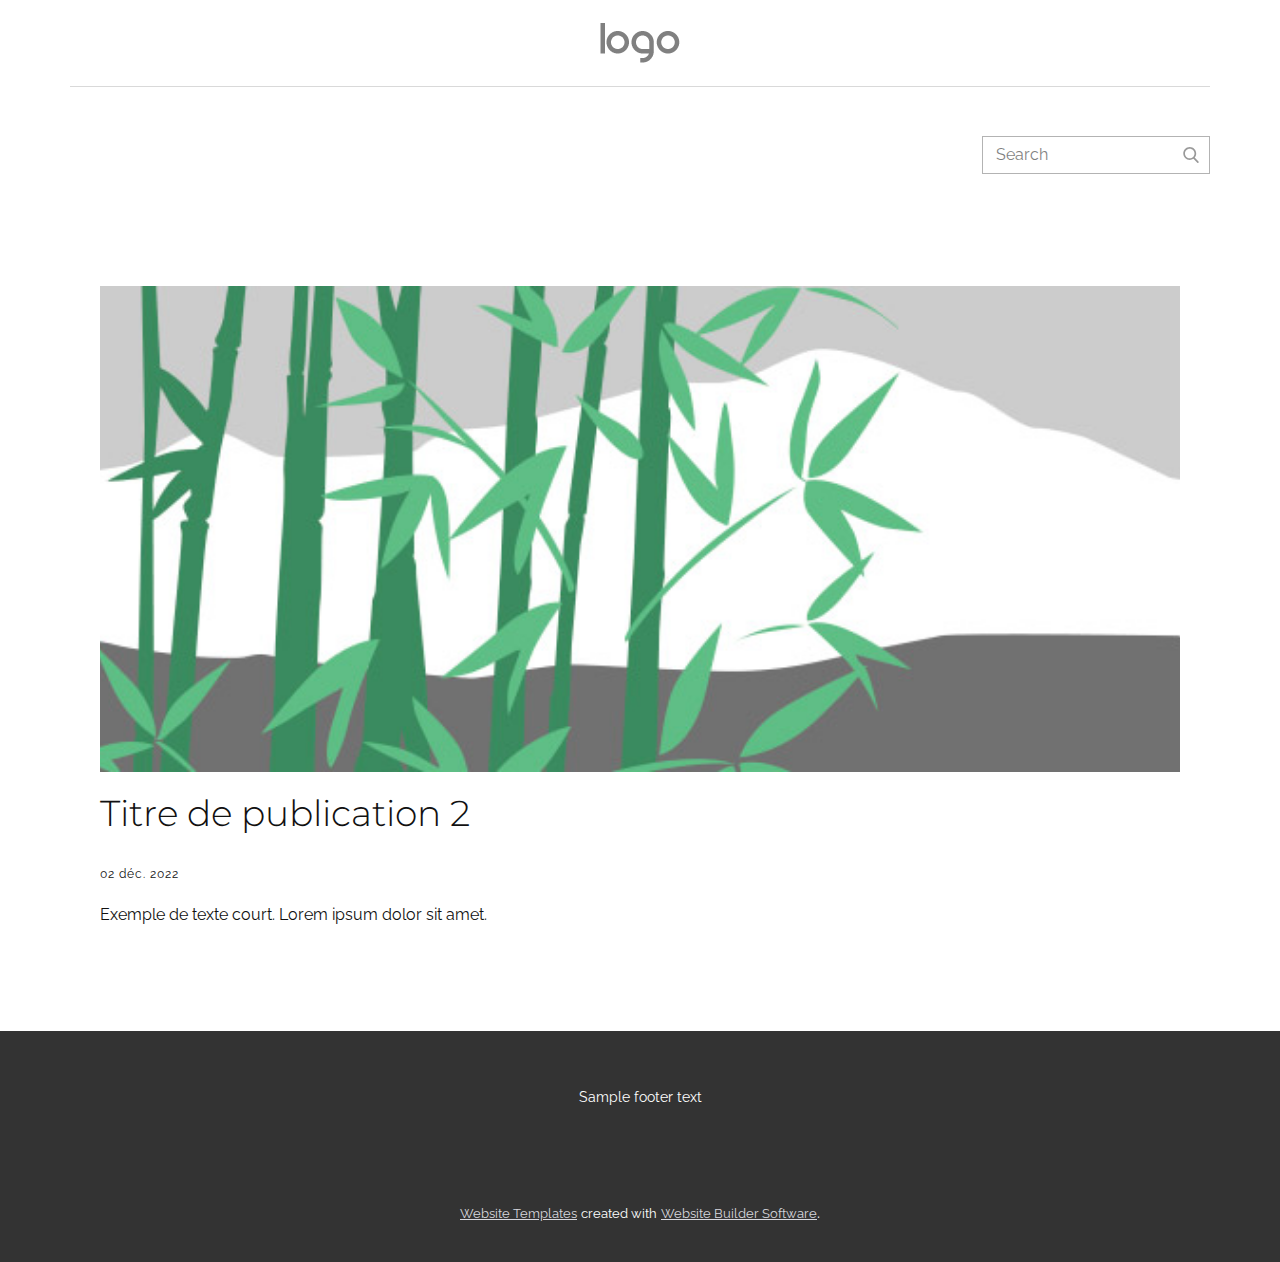
<file: blog/publication-1.html>
<!DOCTYPE html>
<html style="font-size: 16px;" lang="fr"><head>
    <meta name="viewport" content="width=device-width, initial-scale=1.0">
    <meta charset="utf-8">
    <meta name="keywords" content="Titre de publication 1">
    <meta name="description" content="">
    <title>Titre de publication 2</title>
    <link rel="stylesheet" href="../nicepage.css" media="screen">
<link rel="stylesheet" href="../Post-Template.css" media="screen">
    <script class="u-script" type="text/javascript" src="../jquery.js" defer=""></script>
    <script class="u-script" type="text/javascript" src="../nicepage.js" defer=""></script>
    <meta name="generator" content="Nicepage 5.0.7, nicepage.com">
    <link id="u-theme-google-font" rel="stylesheet" href="https://fonts.googleapis.com/css?family=Montserrat:100,100i,200,200i,300,300i,400,400i,500,500i,600,600i,700,700i,800,800i,900,900i|Raleway:100,100i,200,200i,300,300i,400,400i,500,500i,600,600i,700,700i,800,800i,900,900i">
    
    
    <script type="application/ld+json">{
		"@context": "http://schema.org",
		"@type": "Organization",
		"name": "Tranonjaka Label",
		"logo": "images/default-logo.png"
}</script>
    <meta name="theme-color" content="#424251">
  </head>
  <body class="u-body u-xl-mode" data-lang="fr"><header class=" u-clearfix u-header u-section-row-container" id="sec-50a4"><div class="u-section-rows">
        <div class="u-section-row u-section-row-1" id="sec-524c">
          <div class="u-clearfix u-sheet u-valign-middle u-sheet-1">
            <a href="#" class="u-image u-logo u-image-1" data-image-width="80" data-image-height="40">
              <img src="../images/default-logo.png" class="u-logo-image u-logo-image-1" data-image-width="80">
            </a>
            <div class="u-border-1 u-border-grey-15 u-expanded-width u-line u-line-horizontal u-line-1"></div>
          </div>
          
          
          
          
          
        </div>
        <div class="u-section-row u-section-row-2" id="sec-61b2">
          <div class="u-clearfix u-sheet u-sheet-2">
            <nav class="u-menu u-menu-dropdown u-offcanvas u-menu-1">
              <div class="menu-collapse" style="font-size: 1rem; letter-spacing: 0px;">
                <a class="u-button-style u-custom-active-border-color u-custom-border u-custom-border-color u-custom-borders u-custom-hover-border-color u-custom-left-right-menu-spacing u-custom-text-active-color u-custom-text-color u-custom-text-hover-color u-custom-top-bottom-menu-spacing u-nav-link" href="#">
                  <svg class="u-svg-link" viewBox="0 0 24 24"><use xmlns:xlink="http://www.w3.org/1999/xlink" xlink:href="#menu-hamburger"></use></svg>
                  <svg version="1.1" xmlns="http://www.w3.org/2000/svg" xmlns:xlink="http://www.w3.org/1999/xlink"><defs><symbol id="menu-hamburger" viewBox="0 0 16 16" style="width: 16px; height: 16px;"><rect y="1" width="16" height="2"></rect><rect y="7" width="16" height="2"></rect><rect y="13" width="16" height="2"></rect>
</symbol>
</defs></svg>
                </a>
              </div>
              <div class="u-custom-menu u-nav-container">
                <ul class="u-nav u-spacing-25 u-unstyled u-nav-1"><li class="u-nav-item"><a class="u-button-style u-nav-link u-text-white" href="../Accueil.html" style="padding: 8px 0px;">Accueil</a>
</li><li class="u-nav-item"><a class="u-button-style u-nav-link u-text-white" href="../À-propos-de.html" style="padding: 8px 0px;">À propos de</a>
</li><li class="u-nav-item"><a class="u-button-style u-nav-link u-text-white" href="../Contact.html" style="padding: 8px 0px;">Contact</a>
</li></ul>
              </div>
              <div class="u-custom-menu u-nav-container-collapse">
                <div class="u-black u-container-style u-inner-container-layout u-opacity u-opacity-95 u-sidenav">
                  <div class="u-sidenav-overflow">
                    <div class="u-menu-close"></div>
                    <ul class="u-align-center u-nav u-popupmenu-items u-unstyled u-nav-2"><li class="u-nav-item"><a class="u-button-style u-nav-link" href="../Accueil.html">Accueil</a>
</li><li class="u-nav-item"><a class="u-button-style u-nav-link" href="../À-propos-de.html">À propos de</a>
</li><li class="u-nav-item"><a class="u-button-style u-nav-link" href="../Contact.html">Contact</a>
</li></ul>
                  </div>
                </div>
                <div class="u-black u-menu-overlay u-opacity u-opacity-70"></div>
              </div>
            </nav>
            <form action="#" method="get" class="u-border-1 u-border-grey-30 u-search u-search-right u-white u-search-1">
              <button class="u-search-button" type="submit">
                <span class="u-search-icon u-spacing-10 u-text-grey-40">
                  <svg class="u-svg-link" preserveAspectRatio="xMidYMin slice" viewBox="0 0 56.966 56.966"><use xmlns:xlink="http://www.w3.org/1999/xlink" xlink:href="#svg-d6d7"></use></svg>
                  <svg xmlns="http://www.w3.org/2000/svg" xmlns:xlink="http://www.w3.org/1999/xlink" version="1.1" id="svg-d6d7" x="0px" y="0px" viewBox="0 0 56.966 56.966" style="enable-background:new 0 0 56.966 56.966;" xml:space="preserve" class="u-svg-content"><path d="M55.146,51.887L41.588,37.786c3.486-4.144,5.396-9.358,5.396-14.786c0-12.682-10.318-23-23-23s-23,10.318-23,23  s10.318,23,23,23c4.761,0,9.298-1.436,13.177-4.162l13.661,14.208c0.571,0.593,1.339,0.92,2.162,0.92  c0.779,0,1.518-0.297,2.079-0.837C56.255,54.982,56.293,53.08,55.146,51.887z M23.984,6c9.374,0,17,7.626,17,17s-7.626,17-17,17  s-17-7.626-17-17S14.61,6,23.984,6z"></path></svg>
                </span>
              </button>
              <input class="u-search-input" type="search" name="search" value="" placeholder="Search">
            </form>
          </div>
          
          
          
          
          
        </div>
      </div></header>
    <section class="u-align-center u-clearfix u-section-1" id="sec-f37e">
      <div class="u-clearfix u-sheet u-valign-middle-md u-valign-middle-sm u-valign-middle-xs u-sheet-1"><!--post_details--><!--post_details_options_json--><!--{"source":""}--><!--/post_details_options_json--><!--blog_post-->
        <div class="u-container-style u-expanded-width u-post-details u-post-details-1">
          <div class="u-container-layout u-valign-middle u-container-layout-1"><!--blog_post_image-->
            <img alt="" class="u-blog-control u-expanded-width u-image u-image-default u-image-1" src="../images/68f64b9d.jpeg"><!--/blog_post_image--><!--blog_post_header-->
            <h2 class="u-blog-control u-text u-text-1">Titre de publication 2</h2><!--/blog_post_header--><!--blog_post_metadata-->
            <div class="u-blog-control u-metadata u-metadata-1"><!--blog_post_metadata_date-->
              <span class="u-meta-date u-meta-icon">02 déc. 2022</span><!--/blog_post_metadata_date--><!--blog_post_metadata_category-->
              <!--/blog_post_metadata_category--><!--blog_post_metadata_comments-->
              <!--/blog_post_metadata_comments-->
            </div><!--/blog_post_metadata--><!--blog_post_content-->
            <div class="u-align-justify u-blog-control u-post-content u-text u-text-2 fr-view">
  Exemple de texte court. Lorem ipsum dolor sit amet.
  </div><!--/blog_post_content-->
          </div>
        </div><!--/blog_post--><!--/post_details-->
      </div>
    </section>
    
    
    <footer class="u-clearfix u-footer u-grey-80" id="sec-26b5"><div class="u-clearfix u-sheet u-sheet-1">
        <div class="u-align-center u-container-style u-group u-group-1">
          <div class="u-container-layout u-valign-middle u-container-layout-1">
            <p class="u-small-text u-text u-text-variant u-text-1">Sample footer text</p>
          </div>
        </div>
      </div></footer>
    <section class="u-backlink u-clearfix u-grey-80">
      <a class="u-link" href="https://nicepage.com/website-templates" target="_blank">
        <span>Website Templates</span>
      </a>
      <p class="u-text">
        <span>created with</span>
      </p>
      <a class="u-link" href="" target="_blank">
        <span>Website Builder Software</span>
      </a>. 
    </section>
  
</body></html>
</file>
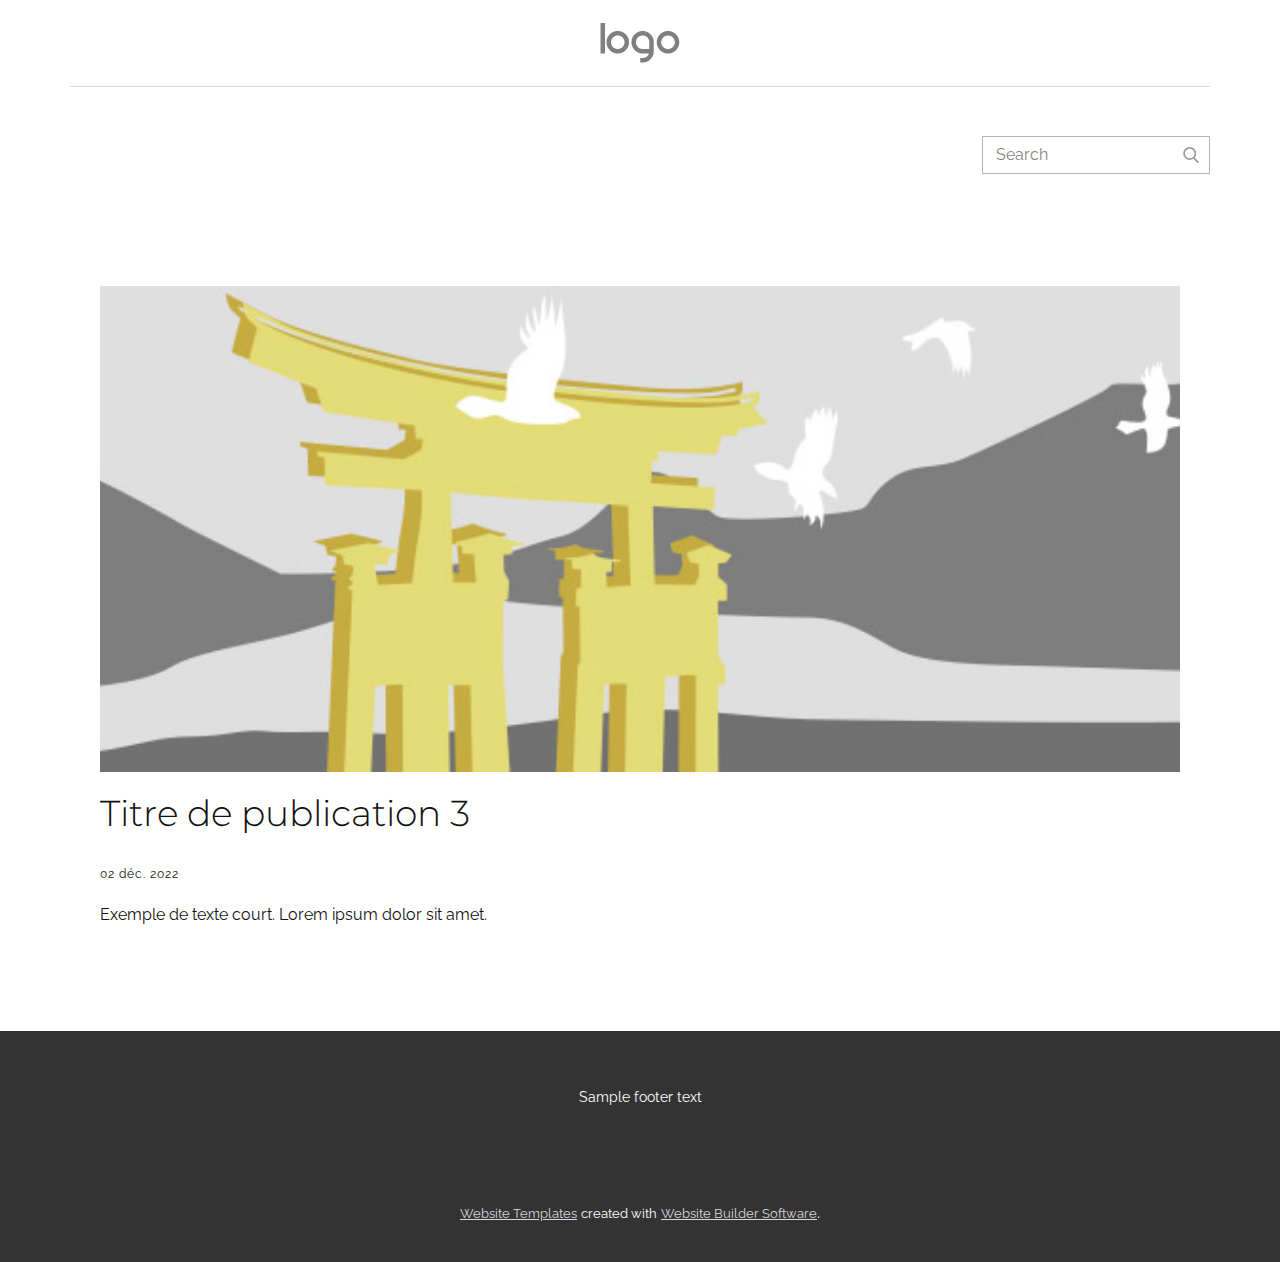
<file: blog/publication-2.html>
<!DOCTYPE html>
<html style="font-size: 16px;" lang="fr"><head>
    <meta name="viewport" content="width=device-width, initial-scale=1.0">
    <meta charset="utf-8">
    <meta name="keywords" content="Titre de publication 1">
    <meta name="description" content="">
    <title>Titre de publication 3</title>
    <link rel="stylesheet" href="../nicepage.css" media="screen">
<link rel="stylesheet" href="../Post-Template.css" media="screen">
    <script class="u-script" type="text/javascript" src="../jquery.js" defer=""></script>
    <script class="u-script" type="text/javascript" src="../nicepage.js" defer=""></script>
    <meta name="generator" content="Nicepage 5.0.7, nicepage.com">
    <link id="u-theme-google-font" rel="stylesheet" href="https://fonts.googleapis.com/css?family=Montserrat:100,100i,200,200i,300,300i,400,400i,500,500i,600,600i,700,700i,800,800i,900,900i|Raleway:100,100i,200,200i,300,300i,400,400i,500,500i,600,600i,700,700i,800,800i,900,900i">
    
    
    <script type="application/ld+json">{
		"@context": "http://schema.org",
		"@type": "Organization",
		"name": "Tranonjaka Label",
		"logo": "images/default-logo.png"
}</script>
    <meta name="theme-color" content="#424251">
  </head>
  <body class="u-body u-xl-mode" data-lang="fr"><header class=" u-clearfix u-header u-section-row-container" id="sec-50a4"><div class="u-section-rows">
        <div class="u-section-row u-section-row-1" id="sec-524c">
          <div class="u-clearfix u-sheet u-valign-middle u-sheet-1">
            <a href="#" class="u-image u-logo u-image-1" data-image-width="80" data-image-height="40">
              <img src="../images/default-logo.png" class="u-logo-image u-logo-image-1" data-image-width="80">
            </a>
            <div class="u-border-1 u-border-grey-15 u-expanded-width u-line u-line-horizontal u-line-1"></div>
          </div>
          
          
          
          
          
        </div>
        <div class="u-section-row u-section-row-2" id="sec-61b2">
          <div class="u-clearfix u-sheet u-sheet-2">
            <nav class="u-menu u-menu-dropdown u-offcanvas u-menu-1">
              <div class="menu-collapse" style="font-size: 1rem; letter-spacing: 0px;">
                <a class="u-button-style u-custom-active-border-color u-custom-border u-custom-border-color u-custom-borders u-custom-hover-border-color u-custom-left-right-menu-spacing u-custom-text-active-color u-custom-text-color u-custom-text-hover-color u-custom-top-bottom-menu-spacing u-nav-link" href="#">
                  <svg class="u-svg-link" viewBox="0 0 24 24"><use xmlns:xlink="http://www.w3.org/1999/xlink" xlink:href="#menu-hamburger"></use></svg>
                  <svg version="1.1" xmlns="http://www.w3.org/2000/svg" xmlns:xlink="http://www.w3.org/1999/xlink"><defs><symbol id="menu-hamburger" viewBox="0 0 16 16" style="width: 16px; height: 16px;"><rect y="1" width="16" height="2"></rect><rect y="7" width="16" height="2"></rect><rect y="13" width="16" height="2"></rect>
</symbol>
</defs></svg>
                </a>
              </div>
              <div class="u-custom-menu u-nav-container">
                <ul class="u-nav u-spacing-25 u-unstyled u-nav-1"><li class="u-nav-item"><a class="u-button-style u-nav-link u-text-white" href="../Accueil.html" style="padding: 8px 0px;">Accueil</a>
</li><li class="u-nav-item"><a class="u-button-style u-nav-link u-text-white" href="../À-propos-de.html" style="padding: 8px 0px;">À propos de</a>
</li><li class="u-nav-item"><a class="u-button-style u-nav-link u-text-white" href="../Contact.html" style="padding: 8px 0px;">Contact</a>
</li></ul>
              </div>
              <div class="u-custom-menu u-nav-container-collapse">
                <div class="u-black u-container-style u-inner-container-layout u-opacity u-opacity-95 u-sidenav">
                  <div class="u-sidenav-overflow">
                    <div class="u-menu-close"></div>
                    <ul class="u-align-center u-nav u-popupmenu-items u-unstyled u-nav-2"><li class="u-nav-item"><a class="u-button-style u-nav-link" href="../Accueil.html">Accueil</a>
</li><li class="u-nav-item"><a class="u-button-style u-nav-link" href="../À-propos-de.html">À propos de</a>
</li><li class="u-nav-item"><a class="u-button-style u-nav-link" href="../Contact.html">Contact</a>
</li></ul>
                  </div>
                </div>
                <div class="u-black u-menu-overlay u-opacity u-opacity-70"></div>
              </div>
            </nav>
            <form action="#" method="get" class="u-border-1 u-border-grey-30 u-search u-search-right u-white u-search-1">
              <button class="u-search-button" type="submit">
                <span class="u-search-icon u-spacing-10 u-text-grey-40">
                  <svg class="u-svg-link" preserveAspectRatio="xMidYMin slice" viewBox="0 0 56.966 56.966"><use xmlns:xlink="http://www.w3.org/1999/xlink" xlink:href="#svg-d6d7"></use></svg>
                  <svg xmlns="http://www.w3.org/2000/svg" xmlns:xlink="http://www.w3.org/1999/xlink" version="1.1" id="svg-d6d7" x="0px" y="0px" viewBox="0 0 56.966 56.966" style="enable-background:new 0 0 56.966 56.966;" xml:space="preserve" class="u-svg-content"><path d="M55.146,51.887L41.588,37.786c3.486-4.144,5.396-9.358,5.396-14.786c0-12.682-10.318-23-23-23s-23,10.318-23,23  s10.318,23,23,23c4.761,0,9.298-1.436,13.177-4.162l13.661,14.208c0.571,0.593,1.339,0.92,2.162,0.92  c0.779,0,1.518-0.297,2.079-0.837C56.255,54.982,56.293,53.08,55.146,51.887z M23.984,6c9.374,0,17,7.626,17,17s-7.626,17-17,17  s-17-7.626-17-17S14.61,6,23.984,6z"></path></svg>
                </span>
              </button>
              <input class="u-search-input" type="search" name="search" value="" placeholder="Search">
            </form>
          </div>
          
          
          
          
          
        </div>
      </div></header>
    <section class="u-align-center u-clearfix u-section-1" id="sec-f37e">
      <div class="u-clearfix u-sheet u-valign-middle-md u-valign-middle-sm u-valign-middle-xs u-sheet-1"><!--post_details--><!--post_details_options_json--><!--{"source":""}--><!--/post_details_options_json--><!--blog_post-->
        <div class="u-container-style u-expanded-width u-post-details u-post-details-1">
          <div class="u-container-layout u-valign-middle u-container-layout-1"><!--blog_post_image-->
            <img alt="" class="u-blog-control u-expanded-width u-image u-image-default u-image-1" src="../images/8ad73f3c.jpeg"><!--/blog_post_image--><!--blog_post_header-->
            <h2 class="u-blog-control u-text u-text-1">Titre de publication 3</h2><!--/blog_post_header--><!--blog_post_metadata-->
            <div class="u-blog-control u-metadata u-metadata-1"><!--blog_post_metadata_date-->
              <span class="u-meta-date u-meta-icon">02 déc. 2022</span><!--/blog_post_metadata_date--><!--blog_post_metadata_category-->
              <!--/blog_post_metadata_category--><!--blog_post_metadata_comments-->
              <!--/blog_post_metadata_comments-->
            </div><!--/blog_post_metadata--><!--blog_post_content-->
            <div class="u-align-justify u-blog-control u-post-content u-text u-text-2 fr-view">
  Exemple de texte court. Lorem ipsum dolor sit amet.
  </div><!--/blog_post_content-->
          </div>
        </div><!--/blog_post--><!--/post_details-->
      </div>
    </section>
    
    
    <footer class="u-clearfix u-footer u-grey-80" id="sec-26b5"><div class="u-clearfix u-sheet u-sheet-1">
        <div class="u-align-center u-container-style u-group u-group-1">
          <div class="u-container-layout u-valign-middle u-container-layout-1">
            <p class="u-small-text u-text u-text-variant u-text-1">Sample footer text</p>
          </div>
        </div>
      </div></footer>
    <section class="u-backlink u-clearfix u-grey-80">
      <a class="u-link" href="https://nicepage.com/website-templates" target="_blank">
        <span>Website Templates</span>
      </a>
      <p class="u-text">
        <span>created with</span>
      </p>
      <a class="u-link" href="" target="_blank">
        <span>Website Builder Software</span>
      </a>. 
    </section>
  
</body></html>
</file>
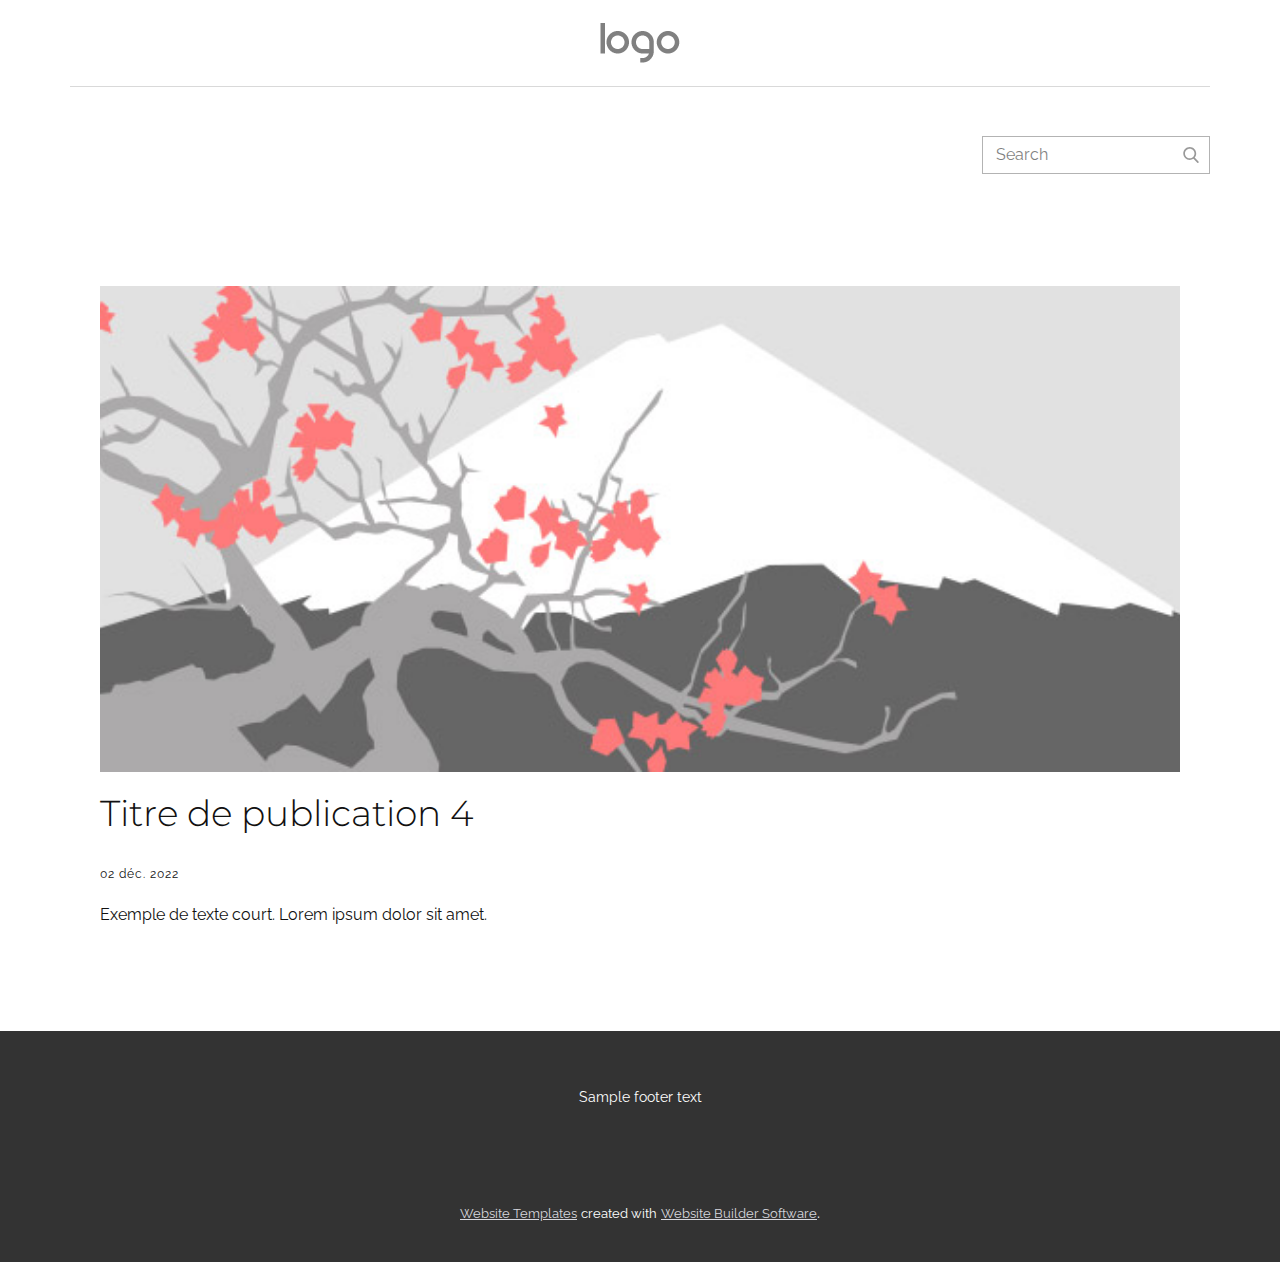
<file: blog/publication-3.html>
<!DOCTYPE html>
<html style="font-size: 16px;" lang="fr"><head>
    <meta name="viewport" content="width=device-width, initial-scale=1.0">
    <meta charset="utf-8">
    <meta name="keywords" content="Titre de publication 1">
    <meta name="description" content="">
    <title>Titre de publication 4</title>
    <link rel="stylesheet" href="../nicepage.css" media="screen">
<link rel="stylesheet" href="../Post-Template.css" media="screen">
    <script class="u-script" type="text/javascript" src="../jquery.js" defer=""></script>
    <script class="u-script" type="text/javascript" src="../nicepage.js" defer=""></script>
    <meta name="generator" content="Nicepage 5.0.7, nicepage.com">
    <link id="u-theme-google-font" rel="stylesheet" href="https://fonts.googleapis.com/css?family=Montserrat:100,100i,200,200i,300,300i,400,400i,500,500i,600,600i,700,700i,800,800i,900,900i|Raleway:100,100i,200,200i,300,300i,400,400i,500,500i,600,600i,700,700i,800,800i,900,900i">
    
    
    <script type="application/ld+json">{
		"@context": "http://schema.org",
		"@type": "Organization",
		"name": "Tranonjaka Label",
		"logo": "images/default-logo.png"
}</script>
    <meta name="theme-color" content="#424251">
  </head>
  <body class="u-body u-xl-mode" data-lang="fr"><header class=" u-clearfix u-header u-section-row-container" id="sec-50a4"><div class="u-section-rows">
        <div class="u-section-row u-section-row-1" id="sec-524c">
          <div class="u-clearfix u-sheet u-valign-middle u-sheet-1">
            <a href="#" class="u-image u-logo u-image-1" data-image-width="80" data-image-height="40">
              <img src="../images/default-logo.png" class="u-logo-image u-logo-image-1" data-image-width="80">
            </a>
            <div class="u-border-1 u-border-grey-15 u-expanded-width u-line u-line-horizontal u-line-1"></div>
          </div>
          
          
          
          
          
        </div>
        <div class="u-section-row u-section-row-2" id="sec-61b2">
          <div class="u-clearfix u-sheet u-sheet-2">
            <nav class="u-menu u-menu-dropdown u-offcanvas u-menu-1">
              <div class="menu-collapse" style="font-size: 1rem; letter-spacing: 0px;">
                <a class="u-button-style u-custom-active-border-color u-custom-border u-custom-border-color u-custom-borders u-custom-hover-border-color u-custom-left-right-menu-spacing u-custom-text-active-color u-custom-text-color u-custom-text-hover-color u-custom-top-bottom-menu-spacing u-nav-link" href="#">
                  <svg class="u-svg-link" viewBox="0 0 24 24"><use xmlns:xlink="http://www.w3.org/1999/xlink" xlink:href="#menu-hamburger"></use></svg>
                  <svg version="1.1" xmlns="http://www.w3.org/2000/svg" xmlns:xlink="http://www.w3.org/1999/xlink"><defs><symbol id="menu-hamburger" viewBox="0 0 16 16" style="width: 16px; height: 16px;"><rect y="1" width="16" height="2"></rect><rect y="7" width="16" height="2"></rect><rect y="13" width="16" height="2"></rect>
</symbol>
</defs></svg>
                </a>
              </div>
              <div class="u-custom-menu u-nav-container">
                <ul class="u-nav u-spacing-25 u-unstyled u-nav-1"><li class="u-nav-item"><a class="u-button-style u-nav-link u-text-white" href="../Accueil.html" style="padding: 8px 0px;">Accueil</a>
</li><li class="u-nav-item"><a class="u-button-style u-nav-link u-text-white" href="../À-propos-de.html" style="padding: 8px 0px;">À propos de</a>
</li><li class="u-nav-item"><a class="u-button-style u-nav-link u-text-white" href="../Contact.html" style="padding: 8px 0px;">Contact</a>
</li></ul>
              </div>
              <div class="u-custom-menu u-nav-container-collapse">
                <div class="u-black u-container-style u-inner-container-layout u-opacity u-opacity-95 u-sidenav">
                  <div class="u-sidenav-overflow">
                    <div class="u-menu-close"></div>
                    <ul class="u-align-center u-nav u-popupmenu-items u-unstyled u-nav-2"><li class="u-nav-item"><a class="u-button-style u-nav-link" href="../Accueil.html">Accueil</a>
</li><li class="u-nav-item"><a class="u-button-style u-nav-link" href="../À-propos-de.html">À propos de</a>
</li><li class="u-nav-item"><a class="u-button-style u-nav-link" href="../Contact.html">Contact</a>
</li></ul>
                  </div>
                </div>
                <div class="u-black u-menu-overlay u-opacity u-opacity-70"></div>
              </div>
            </nav>
            <form action="#" method="get" class="u-border-1 u-border-grey-30 u-search u-search-right u-white u-search-1">
              <button class="u-search-button" type="submit">
                <span class="u-search-icon u-spacing-10 u-text-grey-40">
                  <svg class="u-svg-link" preserveAspectRatio="xMidYMin slice" viewBox="0 0 56.966 56.966"><use xmlns:xlink="http://www.w3.org/1999/xlink" xlink:href="#svg-d6d7"></use></svg>
                  <svg xmlns="http://www.w3.org/2000/svg" xmlns:xlink="http://www.w3.org/1999/xlink" version="1.1" id="svg-d6d7" x="0px" y="0px" viewBox="0 0 56.966 56.966" style="enable-background:new 0 0 56.966 56.966;" xml:space="preserve" class="u-svg-content"><path d="M55.146,51.887L41.588,37.786c3.486-4.144,5.396-9.358,5.396-14.786c0-12.682-10.318-23-23-23s-23,10.318-23,23  s10.318,23,23,23c4.761,0,9.298-1.436,13.177-4.162l13.661,14.208c0.571,0.593,1.339,0.92,2.162,0.92  c0.779,0,1.518-0.297,2.079-0.837C56.255,54.982,56.293,53.08,55.146,51.887z M23.984,6c9.374,0,17,7.626,17,17s-7.626,17-17,17  s-17-7.626-17-17S14.61,6,23.984,6z"></path></svg>
                </span>
              </button>
              <input class="u-search-input" type="search" name="search" value="" placeholder="Search">
            </form>
          </div>
          
          
          
          
          
        </div>
      </div></header>
    <section class="u-align-center u-clearfix u-section-1" id="sec-f37e">
      <div class="u-clearfix u-sheet u-valign-middle-md u-valign-middle-sm u-valign-middle-xs u-sheet-1"><!--post_details--><!--post_details_options_json--><!--{"source":""}--><!--/post_details_options_json--><!--blog_post-->
        <div class="u-container-style u-expanded-width u-post-details u-post-details-1">
          <div class="u-container-layout u-valign-middle u-container-layout-1"><!--blog_post_image-->
            <img alt="" class="u-blog-control u-expanded-width u-image u-image-default u-image-1" src="../images/0fd3416c.jpeg"><!--/blog_post_image--><!--blog_post_header-->
            <h2 class="u-blog-control u-text u-text-1">Titre de publication 4</h2><!--/blog_post_header--><!--blog_post_metadata-->
            <div class="u-blog-control u-metadata u-metadata-1"><!--blog_post_metadata_date-->
              <span class="u-meta-date u-meta-icon">02 déc. 2022</span><!--/blog_post_metadata_date--><!--blog_post_metadata_category-->
              <!--/blog_post_metadata_category--><!--blog_post_metadata_comments-->
              <!--/blog_post_metadata_comments-->
            </div><!--/blog_post_metadata--><!--blog_post_content-->
            <div class="u-align-justify u-blog-control u-post-content u-text u-text-2 fr-view">
  Exemple de texte court. Lorem ipsum dolor sit amet.
  </div><!--/blog_post_content-->
          </div>
        </div><!--/blog_post--><!--/post_details-->
      </div>
    </section>
    
    
    <footer class="u-clearfix u-footer u-grey-80" id="sec-26b5"><div class="u-clearfix u-sheet u-sheet-1">
        <div class="u-align-center u-container-style u-group u-group-1">
          <div class="u-container-layout u-valign-middle u-container-layout-1">
            <p class="u-small-text u-text u-text-variant u-text-1">Sample footer text</p>
          </div>
        </div>
      </div></footer>
    <section class="u-backlink u-clearfix u-grey-80">
      <a class="u-link" href="https://nicepage.com/website-templates" target="_blank">
        <span>Website Templates</span>
      </a>
      <p class="u-text">
        <span>created with</span>
      </p>
      <a class="u-link" href="" target="_blank">
        <span>Website Builder Software</span>
      </a>. 
    </section>
  
</body></html>
</file>
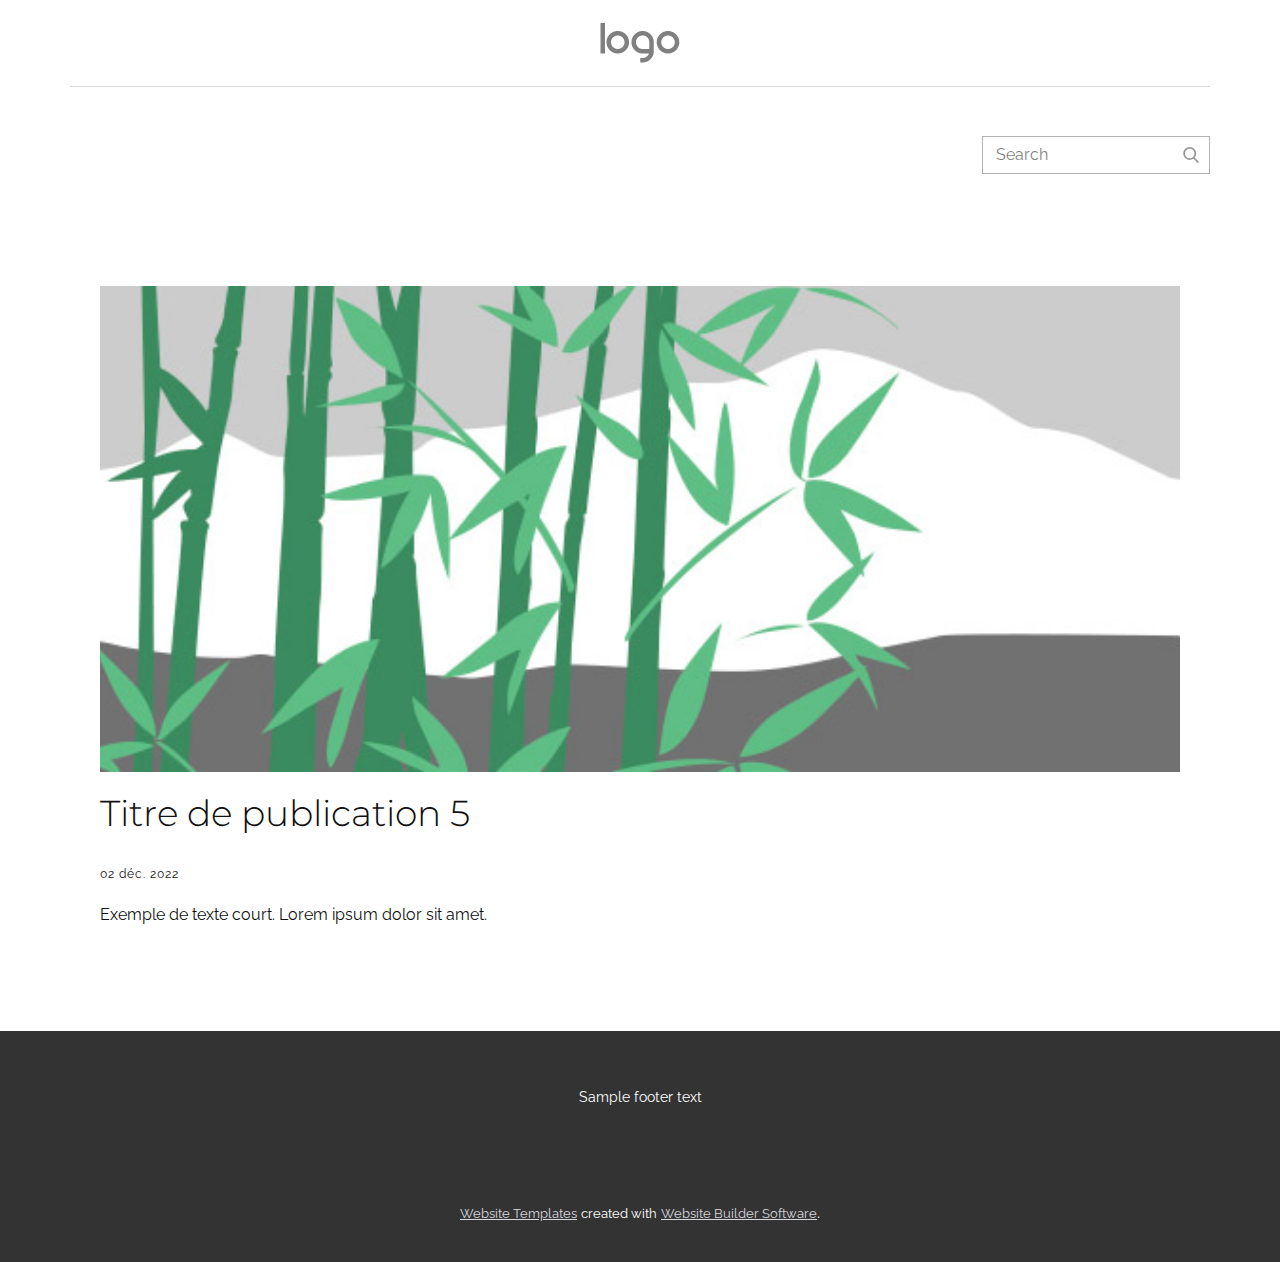
<file: blog/publication-4.html>
<!DOCTYPE html>
<html style="font-size: 16px;" lang="fr"><head>
    <meta name="viewport" content="width=device-width, initial-scale=1.0">
    <meta charset="utf-8">
    <meta name="keywords" content="Titre de publication 1">
    <meta name="description" content="">
    <title>Titre de publication 5</title>
    <link rel="stylesheet" href="../nicepage.css" media="screen">
<link rel="stylesheet" href="../Post-Template.css" media="screen">
    <script class="u-script" type="text/javascript" src="../jquery.js" defer=""></script>
    <script class="u-script" type="text/javascript" src="../nicepage.js" defer=""></script>
    <meta name="generator" content="Nicepage 5.0.7, nicepage.com">
    <link id="u-theme-google-font" rel="stylesheet" href="https://fonts.googleapis.com/css?family=Montserrat:100,100i,200,200i,300,300i,400,400i,500,500i,600,600i,700,700i,800,800i,900,900i|Raleway:100,100i,200,200i,300,300i,400,400i,500,500i,600,600i,700,700i,800,800i,900,900i">
    
    
    <script type="application/ld+json">{
		"@context": "http://schema.org",
		"@type": "Organization",
		"name": "Tranonjaka Label",
		"logo": "images/default-logo.png"
}</script>
    <meta name="theme-color" content="#424251">
  </head>
  <body class="u-body u-xl-mode" data-lang="fr"><header class=" u-clearfix u-header u-section-row-container" id="sec-50a4"><div class="u-section-rows">
        <div class="u-section-row u-section-row-1" id="sec-524c">
          <div class="u-clearfix u-sheet u-valign-middle u-sheet-1">
            <a href="#" class="u-image u-logo u-image-1" data-image-width="80" data-image-height="40">
              <img src="../images/default-logo.png" class="u-logo-image u-logo-image-1" data-image-width="80">
            </a>
            <div class="u-border-1 u-border-grey-15 u-expanded-width u-line u-line-horizontal u-line-1"></div>
          </div>
          
          
          
          
          
        </div>
        <div class="u-section-row u-section-row-2" id="sec-61b2">
          <div class="u-clearfix u-sheet u-sheet-2">
            <nav class="u-menu u-menu-dropdown u-offcanvas u-menu-1">
              <div class="menu-collapse" style="font-size: 1rem; letter-spacing: 0px;">
                <a class="u-button-style u-custom-active-border-color u-custom-border u-custom-border-color u-custom-borders u-custom-hover-border-color u-custom-left-right-menu-spacing u-custom-text-active-color u-custom-text-color u-custom-text-hover-color u-custom-top-bottom-menu-spacing u-nav-link" href="#">
                  <svg class="u-svg-link" viewBox="0 0 24 24"><use xmlns:xlink="http://www.w3.org/1999/xlink" xlink:href="#menu-hamburger"></use></svg>
                  <svg version="1.1" xmlns="http://www.w3.org/2000/svg" xmlns:xlink="http://www.w3.org/1999/xlink"><defs><symbol id="menu-hamburger" viewBox="0 0 16 16" style="width: 16px; height: 16px;"><rect y="1" width="16" height="2"></rect><rect y="7" width="16" height="2"></rect><rect y="13" width="16" height="2"></rect>
</symbol>
</defs></svg>
                </a>
              </div>
              <div class="u-custom-menu u-nav-container">
                <ul class="u-nav u-spacing-25 u-unstyled u-nav-1"><li class="u-nav-item"><a class="u-button-style u-nav-link u-text-white" href="../Accueil.html" style="padding: 8px 0px;">Accueil</a>
</li><li class="u-nav-item"><a class="u-button-style u-nav-link u-text-white" href="../À-propos-de.html" style="padding: 8px 0px;">À propos de</a>
</li><li class="u-nav-item"><a class="u-button-style u-nav-link u-text-white" href="../Contact.html" style="padding: 8px 0px;">Contact</a>
</li></ul>
              </div>
              <div class="u-custom-menu u-nav-container-collapse">
                <div class="u-black u-container-style u-inner-container-layout u-opacity u-opacity-95 u-sidenav">
                  <div class="u-sidenav-overflow">
                    <div class="u-menu-close"></div>
                    <ul class="u-align-center u-nav u-popupmenu-items u-unstyled u-nav-2"><li class="u-nav-item"><a class="u-button-style u-nav-link" href="../Accueil.html">Accueil</a>
</li><li class="u-nav-item"><a class="u-button-style u-nav-link" href="../À-propos-de.html">À propos de</a>
</li><li class="u-nav-item"><a class="u-button-style u-nav-link" href="../Contact.html">Contact</a>
</li></ul>
                  </div>
                </div>
                <div class="u-black u-menu-overlay u-opacity u-opacity-70"></div>
              </div>
            </nav>
            <form action="#" method="get" class="u-border-1 u-border-grey-30 u-search u-search-right u-white u-search-1">
              <button class="u-search-button" type="submit">
                <span class="u-search-icon u-spacing-10 u-text-grey-40">
                  <svg class="u-svg-link" preserveAspectRatio="xMidYMin slice" viewBox="0 0 56.966 56.966"><use xmlns:xlink="http://www.w3.org/1999/xlink" xlink:href="#svg-d6d7"></use></svg>
                  <svg xmlns="http://www.w3.org/2000/svg" xmlns:xlink="http://www.w3.org/1999/xlink" version="1.1" id="svg-d6d7" x="0px" y="0px" viewBox="0 0 56.966 56.966" style="enable-background:new 0 0 56.966 56.966;" xml:space="preserve" class="u-svg-content"><path d="M55.146,51.887L41.588,37.786c3.486-4.144,5.396-9.358,5.396-14.786c0-12.682-10.318-23-23-23s-23,10.318-23,23  s10.318,23,23,23c4.761,0,9.298-1.436,13.177-4.162l13.661,14.208c0.571,0.593,1.339,0.92,2.162,0.92  c0.779,0,1.518-0.297,2.079-0.837C56.255,54.982,56.293,53.08,55.146,51.887z M23.984,6c9.374,0,17,7.626,17,17s-7.626,17-17,17  s-17-7.626-17-17S14.61,6,23.984,6z"></path></svg>
                </span>
              </button>
              <input class="u-search-input" type="search" name="search" value="" placeholder="Search">
            </form>
          </div>
          
          
          
          
          
        </div>
      </div></header>
    <section class="u-align-center u-clearfix u-section-1" id="sec-f37e">
      <div class="u-clearfix u-sheet u-valign-middle-md u-valign-middle-sm u-valign-middle-xs u-sheet-1"><!--post_details--><!--post_details_options_json--><!--{"source":""}--><!--/post_details_options_json--><!--blog_post-->
        <div class="u-container-style u-expanded-width u-post-details u-post-details-1">
          <div class="u-container-layout u-valign-middle u-container-layout-1"><!--blog_post_image-->
            <img alt="" class="u-blog-control u-expanded-width u-image u-image-default u-image-1" src="../images/68f64b9d.jpeg"><!--/blog_post_image--><!--blog_post_header-->
            <h2 class="u-blog-control u-text u-text-1">Titre de publication 5</h2><!--/blog_post_header--><!--blog_post_metadata-->
            <div class="u-blog-control u-metadata u-metadata-1"><!--blog_post_metadata_date-->
              <span class="u-meta-date u-meta-icon">02 déc. 2022</span><!--/blog_post_metadata_date--><!--blog_post_metadata_category-->
              <!--/blog_post_metadata_category--><!--blog_post_metadata_comments-->
              <!--/blog_post_metadata_comments-->
            </div><!--/blog_post_metadata--><!--blog_post_content-->
            <div class="u-align-justify u-blog-control u-post-content u-text u-text-2 fr-view">
  Exemple de texte court. Lorem ipsum dolor sit amet.
  </div><!--/blog_post_content-->
          </div>
        </div><!--/blog_post--><!--/post_details-->
      </div>
    </section>
    
    
    <footer class="u-clearfix u-footer u-grey-80" id="sec-26b5"><div class="u-clearfix u-sheet u-sheet-1">
        <div class="u-align-center u-container-style u-group u-group-1">
          <div class="u-container-layout u-valign-middle u-container-layout-1">
            <p class="u-small-text u-text u-text-variant u-text-1">Sample footer text</p>
          </div>
        </div>
      </div></footer>
    <section class="u-backlink u-clearfix u-grey-80">
      <a class="u-link" href="https://nicepage.com/website-templates" target="_blank">
        <span>Website Templates</span>
      </a>
      <p class="u-text">
        <span>created with</span>
      </p>
      <a class="u-link" href="" target="_blank">
        <span>Website Builder Software</span>
      </a>. 
    </section>
  
</body></html>
</file>
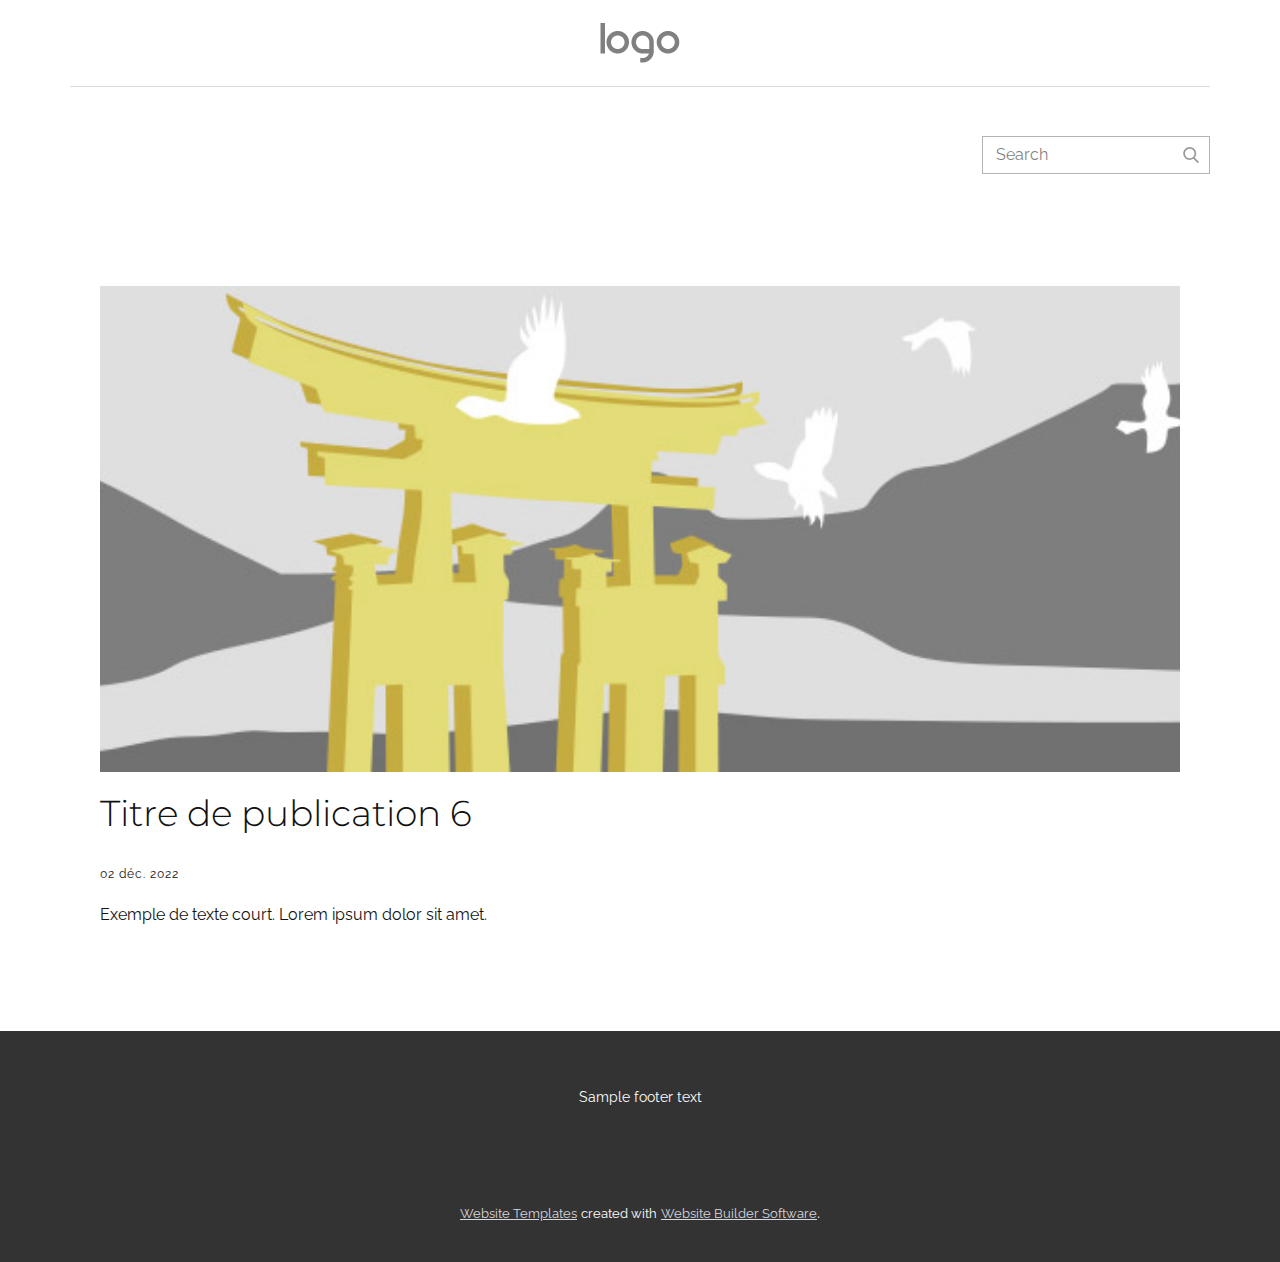
<file: blog/publication-5.html>
<!DOCTYPE html>
<html style="font-size: 16px;" lang="fr"><head>
    <meta name="viewport" content="width=device-width, initial-scale=1.0">
    <meta charset="utf-8">
    <meta name="keywords" content="Titre de publication 1">
    <meta name="description" content="">
    <title>Titre de publication 6</title>
    <link rel="stylesheet" href="../nicepage.css" media="screen">
<link rel="stylesheet" href="../Post-Template.css" media="screen">
    <script class="u-script" type="text/javascript" src="../jquery.js" defer=""></script>
    <script class="u-script" type="text/javascript" src="../nicepage.js" defer=""></script>
    <meta name="generator" content="Nicepage 5.0.7, nicepage.com">
    <link id="u-theme-google-font" rel="stylesheet" href="https://fonts.googleapis.com/css?family=Montserrat:100,100i,200,200i,300,300i,400,400i,500,500i,600,600i,700,700i,800,800i,900,900i|Raleway:100,100i,200,200i,300,300i,400,400i,500,500i,600,600i,700,700i,800,800i,900,900i">
    
    
    <script type="application/ld+json">{
		"@context": "http://schema.org",
		"@type": "Organization",
		"name": "Tranonjaka Label",
		"logo": "images/default-logo.png"
}</script>
    <meta name="theme-color" content="#424251">
  </head>
  <body class="u-body u-xl-mode" data-lang="fr"><header class=" u-clearfix u-header u-section-row-container" id="sec-50a4"><div class="u-section-rows">
        <div class="u-section-row u-section-row-1" id="sec-524c">
          <div class="u-clearfix u-sheet u-valign-middle u-sheet-1">
            <a href="#" class="u-image u-logo u-image-1" data-image-width="80" data-image-height="40">
              <img src="../images/default-logo.png" class="u-logo-image u-logo-image-1" data-image-width="80">
            </a>
            <div class="u-border-1 u-border-grey-15 u-expanded-width u-line u-line-horizontal u-line-1"></div>
          </div>
          
          
          
          
          
        </div>
        <div class="u-section-row u-section-row-2" id="sec-61b2">
          <div class="u-clearfix u-sheet u-sheet-2">
            <nav class="u-menu u-menu-dropdown u-offcanvas u-menu-1">
              <div class="menu-collapse" style="font-size: 1rem; letter-spacing: 0px;">
                <a class="u-button-style u-custom-active-border-color u-custom-border u-custom-border-color u-custom-borders u-custom-hover-border-color u-custom-left-right-menu-spacing u-custom-text-active-color u-custom-text-color u-custom-text-hover-color u-custom-top-bottom-menu-spacing u-nav-link" href="#">
                  <svg class="u-svg-link" viewBox="0 0 24 24"><use xmlns:xlink="http://www.w3.org/1999/xlink" xlink:href="#menu-hamburger"></use></svg>
                  <svg version="1.1" xmlns="http://www.w3.org/2000/svg" xmlns:xlink="http://www.w3.org/1999/xlink"><defs><symbol id="menu-hamburger" viewBox="0 0 16 16" style="width: 16px; height: 16px;"><rect y="1" width="16" height="2"></rect><rect y="7" width="16" height="2"></rect><rect y="13" width="16" height="2"></rect>
</symbol>
</defs></svg>
                </a>
              </div>
              <div class="u-custom-menu u-nav-container">
                <ul class="u-nav u-spacing-25 u-unstyled u-nav-1"><li class="u-nav-item"><a class="u-button-style u-nav-link u-text-white" href="../Accueil.html" style="padding: 8px 0px;">Accueil</a>
</li><li class="u-nav-item"><a class="u-button-style u-nav-link u-text-white" href="../À-propos-de.html" style="padding: 8px 0px;">À propos de</a>
</li><li class="u-nav-item"><a class="u-button-style u-nav-link u-text-white" href="../Contact.html" style="padding: 8px 0px;">Contact</a>
</li></ul>
              </div>
              <div class="u-custom-menu u-nav-container-collapse">
                <div class="u-black u-container-style u-inner-container-layout u-opacity u-opacity-95 u-sidenav">
                  <div class="u-sidenav-overflow">
                    <div class="u-menu-close"></div>
                    <ul class="u-align-center u-nav u-popupmenu-items u-unstyled u-nav-2"><li class="u-nav-item"><a class="u-button-style u-nav-link" href="../Accueil.html">Accueil</a>
</li><li class="u-nav-item"><a class="u-button-style u-nav-link" href="../À-propos-de.html">À propos de</a>
</li><li class="u-nav-item"><a class="u-button-style u-nav-link" href="../Contact.html">Contact</a>
</li></ul>
                  </div>
                </div>
                <div class="u-black u-menu-overlay u-opacity u-opacity-70"></div>
              </div>
            </nav>
            <form action="#" method="get" class="u-border-1 u-border-grey-30 u-search u-search-right u-white u-search-1">
              <button class="u-search-button" type="submit">
                <span class="u-search-icon u-spacing-10 u-text-grey-40">
                  <svg class="u-svg-link" preserveAspectRatio="xMidYMin slice" viewBox="0 0 56.966 56.966"><use xmlns:xlink="http://www.w3.org/1999/xlink" xlink:href="#svg-d6d7"></use></svg>
                  <svg xmlns="http://www.w3.org/2000/svg" xmlns:xlink="http://www.w3.org/1999/xlink" version="1.1" id="svg-d6d7" x="0px" y="0px" viewBox="0 0 56.966 56.966" style="enable-background:new 0 0 56.966 56.966;" xml:space="preserve" class="u-svg-content"><path d="M55.146,51.887L41.588,37.786c3.486-4.144,5.396-9.358,5.396-14.786c0-12.682-10.318-23-23-23s-23,10.318-23,23  s10.318,23,23,23c4.761,0,9.298-1.436,13.177-4.162l13.661,14.208c0.571,0.593,1.339,0.92,2.162,0.92  c0.779,0,1.518-0.297,2.079-0.837C56.255,54.982,56.293,53.08,55.146,51.887z M23.984,6c9.374,0,17,7.626,17,17s-7.626,17-17,17  s-17-7.626-17-17S14.61,6,23.984,6z"></path></svg>
                </span>
              </button>
              <input class="u-search-input" type="search" name="search" value="" placeholder="Search">
            </form>
          </div>
          
          
          
          
          
        </div>
      </div></header>
    <section class="u-align-center u-clearfix u-section-1" id="sec-f37e">
      <div class="u-clearfix u-sheet u-valign-middle-md u-valign-middle-sm u-valign-middle-xs u-sheet-1"><!--post_details--><!--post_details_options_json--><!--{"source":""}--><!--/post_details_options_json--><!--blog_post-->
        <div class="u-container-style u-expanded-width u-post-details u-post-details-1">
          <div class="u-container-layout u-valign-middle u-container-layout-1"><!--blog_post_image-->
            <img alt="" class="u-blog-control u-expanded-width u-image u-image-default u-image-1" src="../images/8ad73f3c.jpeg"><!--/blog_post_image--><!--blog_post_header-->
            <h2 class="u-blog-control u-text u-text-1">Titre de publication 6</h2><!--/blog_post_header--><!--blog_post_metadata-->
            <div class="u-blog-control u-metadata u-metadata-1"><!--blog_post_metadata_date-->
              <span class="u-meta-date u-meta-icon">02 déc. 2022</span><!--/blog_post_metadata_date--><!--blog_post_metadata_category-->
              <!--/blog_post_metadata_category--><!--blog_post_metadata_comments-->
              <!--/blog_post_metadata_comments-->
            </div><!--/blog_post_metadata--><!--blog_post_content-->
            <div class="u-align-justify u-blog-control u-post-content u-text u-text-2 fr-view">
  Exemple de texte court. Lorem ipsum dolor sit amet.
  </div><!--/blog_post_content-->
          </div>
        </div><!--/blog_post--><!--/post_details-->
      </div>
    </section>
    
    
    <footer class="u-clearfix u-footer u-grey-80" id="sec-26b5"><div class="u-clearfix u-sheet u-sheet-1">
        <div class="u-align-center u-container-style u-group u-group-1">
          <div class="u-container-layout u-valign-middle u-container-layout-1">
            <p class="u-small-text u-text u-text-variant u-text-1">Sample footer text</p>
          </div>
        </div>
      </div></footer>
    <section class="u-backlink u-clearfix u-grey-80">
      <a class="u-link" href="https://nicepage.com/website-templates" target="_blank">
        <span>Website Templates</span>
      </a>
      <p class="u-text">
        <span>created with</span>
      </p>
      <a class="u-link" href="" target="_blank">
        <span>Website Builder Software</span>
      </a>. 
    </section>
  
</body></html>
</file>
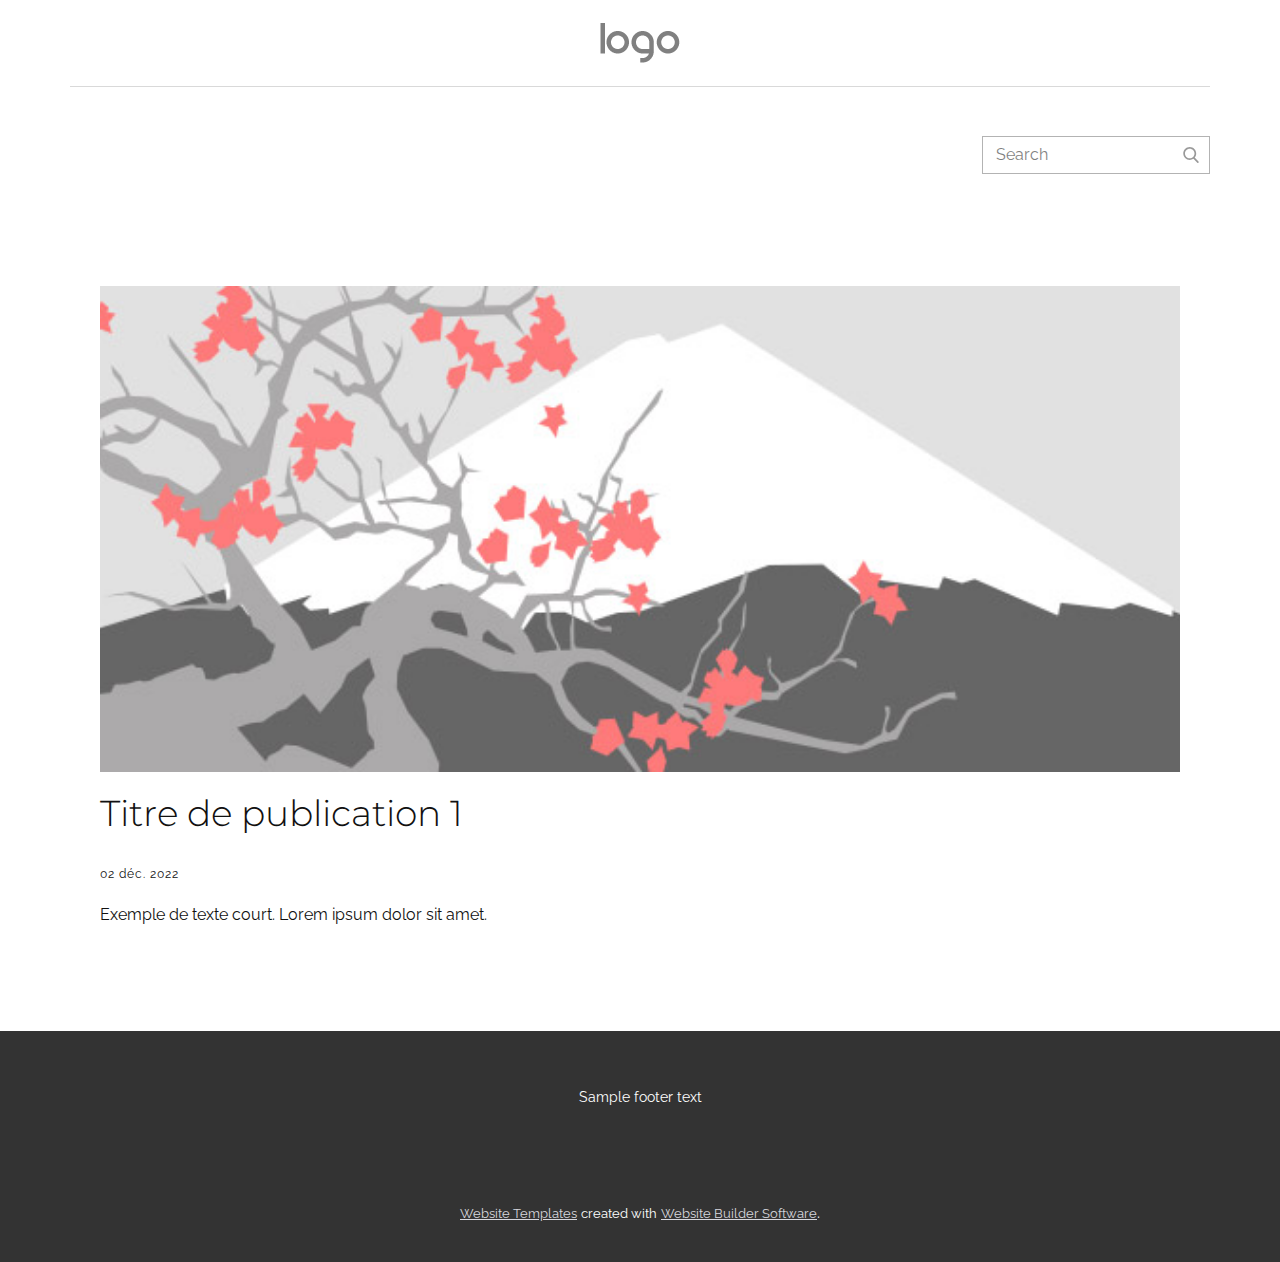
<file: blog/publication.html>
<!DOCTYPE html>
<html style="font-size: 16px;" lang="fr"><head>
    <meta name="viewport" content="width=device-width, initial-scale=1.0">
    <meta charset="utf-8">
    <meta name="keywords" content="Titre de publication 1">
    <meta name="description" content="">
    <title>Titre de publication 1</title>
    <link rel="stylesheet" href="../nicepage.css" media="screen">
<link rel="stylesheet" href="../Post-Template.css" media="screen">
    <script class="u-script" type="text/javascript" src="../jquery.js" defer=""></script>
    <script class="u-script" type="text/javascript" src="../nicepage.js" defer=""></script>
    <meta name="generator" content="Nicepage 5.0.7, nicepage.com">
    <link id="u-theme-google-font" rel="stylesheet" href="https://fonts.googleapis.com/css?family=Montserrat:100,100i,200,200i,300,300i,400,400i,500,500i,600,600i,700,700i,800,800i,900,900i|Raleway:100,100i,200,200i,300,300i,400,400i,500,500i,600,600i,700,700i,800,800i,900,900i">
    
    
    <script type="application/ld+json">{
		"@context": "http://schema.org",
		"@type": "Organization",
		"name": "Tranonjaka Label",
		"logo": "images/default-logo.png"
}</script>
    <meta name="theme-color" content="#424251">
  </head>
  <body class="u-body u-xl-mode" data-lang="fr"><header class=" u-clearfix u-header u-section-row-container" id="sec-50a4"><div class="u-section-rows">
        <div class="u-section-row u-section-row-1" id="sec-524c">
          <div class="u-clearfix u-sheet u-valign-middle u-sheet-1">
            <a href="#" class="u-image u-logo u-image-1" data-image-width="80" data-image-height="40">
              <img src="../images/default-logo.png" class="u-logo-image u-logo-image-1" data-image-width="80">
            </a>
            <div class="u-border-1 u-border-grey-15 u-expanded-width u-line u-line-horizontal u-line-1"></div>
          </div>
          
          
          
          
          
        </div>
        <div class="u-section-row u-section-row-2" id="sec-61b2">
          <div class="u-clearfix u-sheet u-sheet-2">
            <nav class="u-menu u-menu-dropdown u-offcanvas u-menu-1">
              <div class="menu-collapse" style="font-size: 1rem; letter-spacing: 0px;">
                <a class="u-button-style u-custom-active-border-color u-custom-border u-custom-border-color u-custom-borders u-custom-hover-border-color u-custom-left-right-menu-spacing u-custom-text-active-color u-custom-text-color u-custom-text-hover-color u-custom-top-bottom-menu-spacing u-nav-link" href="#">
                  <svg class="u-svg-link" viewBox="0 0 24 24"><use xmlns:xlink="http://www.w3.org/1999/xlink" xlink:href="#menu-hamburger"></use></svg>
                  <svg version="1.1" xmlns="http://www.w3.org/2000/svg" xmlns:xlink="http://www.w3.org/1999/xlink"><defs><symbol id="menu-hamburger" viewBox="0 0 16 16" style="width: 16px; height: 16px;"><rect y="1" width="16" height="2"></rect><rect y="7" width="16" height="2"></rect><rect y="13" width="16" height="2"></rect>
</symbol>
</defs></svg>
                </a>
              </div>
              <div class="u-custom-menu u-nav-container">
                <ul class="u-nav u-spacing-25 u-unstyled u-nav-1"><li class="u-nav-item"><a class="u-button-style u-nav-link u-text-white" href="../Accueil.html" style="padding: 8px 0px;">Accueil</a>
</li><li class="u-nav-item"><a class="u-button-style u-nav-link u-text-white" href="../À-propos-de.html" style="padding: 8px 0px;">À propos de</a>
</li><li class="u-nav-item"><a class="u-button-style u-nav-link u-text-white" href="../Contact.html" style="padding: 8px 0px;">Contact</a>
</li></ul>
              </div>
              <div class="u-custom-menu u-nav-container-collapse">
                <div class="u-black u-container-style u-inner-container-layout u-opacity u-opacity-95 u-sidenav">
                  <div class="u-sidenav-overflow">
                    <div class="u-menu-close"></div>
                    <ul class="u-align-center u-nav u-popupmenu-items u-unstyled u-nav-2"><li class="u-nav-item"><a class="u-button-style u-nav-link" href="../Accueil.html">Accueil</a>
</li><li class="u-nav-item"><a class="u-button-style u-nav-link" href="../À-propos-de.html">À propos de</a>
</li><li class="u-nav-item"><a class="u-button-style u-nav-link" href="../Contact.html">Contact</a>
</li></ul>
                  </div>
                </div>
                <div class="u-black u-menu-overlay u-opacity u-opacity-70"></div>
              </div>
            </nav>
            <form action="#" method="get" class="u-border-1 u-border-grey-30 u-search u-search-right u-white u-search-1">
              <button class="u-search-button" type="submit">
                <span class="u-search-icon u-spacing-10 u-text-grey-40">
                  <svg class="u-svg-link" preserveAspectRatio="xMidYMin slice" viewBox="0 0 56.966 56.966"><use xmlns:xlink="http://www.w3.org/1999/xlink" xlink:href="#svg-d6d7"></use></svg>
                  <svg xmlns="http://www.w3.org/2000/svg" xmlns:xlink="http://www.w3.org/1999/xlink" version="1.1" id="svg-d6d7" x="0px" y="0px" viewBox="0 0 56.966 56.966" style="enable-background:new 0 0 56.966 56.966;" xml:space="preserve" class="u-svg-content"><path d="M55.146,51.887L41.588,37.786c3.486-4.144,5.396-9.358,5.396-14.786c0-12.682-10.318-23-23-23s-23,10.318-23,23  s10.318,23,23,23c4.761,0,9.298-1.436,13.177-4.162l13.661,14.208c0.571,0.593,1.339,0.92,2.162,0.92  c0.779,0,1.518-0.297,2.079-0.837C56.255,54.982,56.293,53.08,55.146,51.887z M23.984,6c9.374,0,17,7.626,17,17s-7.626,17-17,17  s-17-7.626-17-17S14.61,6,23.984,6z"></path></svg>
                </span>
              </button>
              <input class="u-search-input" type="search" name="search" value="" placeholder="Search">
            </form>
          </div>
          
          
          
          
          
        </div>
      </div></header>
    <section class="u-align-center u-clearfix u-section-1" id="sec-f37e">
      <div class="u-clearfix u-sheet u-valign-middle-md u-valign-middle-sm u-valign-middle-xs u-sheet-1"><!--post_details--><!--post_details_options_json--><!--{"source":""}--><!--/post_details_options_json--><!--blog_post-->
        <div class="u-container-style u-expanded-width u-post-details u-post-details-1">
          <div class="u-container-layout u-valign-middle u-container-layout-1"><!--blog_post_image-->
            <img alt="" class="u-blog-control u-expanded-width u-image u-image-default u-image-1" src="../images/0fd3416c.jpeg"><!--/blog_post_image--><!--blog_post_header-->
            <h2 class="u-blog-control u-text u-text-1">Titre de publication 1</h2><!--/blog_post_header--><!--blog_post_metadata-->
            <div class="u-blog-control u-metadata u-metadata-1"><!--blog_post_metadata_date-->
              <span class="u-meta-date u-meta-icon">02 déc. 2022</span><!--/blog_post_metadata_date--><!--blog_post_metadata_category-->
              <!--/blog_post_metadata_category--><!--blog_post_metadata_comments-->
              <!--/blog_post_metadata_comments-->
            </div><!--/blog_post_metadata--><!--blog_post_content-->
            <div class="u-align-justify u-blog-control u-post-content u-text u-text-2 fr-view">
  Exemple de texte court. Lorem ipsum dolor sit amet.
  </div><!--/blog_post_content-->
          </div>
        </div><!--/blog_post--><!--/post_details-->
      </div>
    </section>
    
    
    <footer class="u-clearfix u-footer u-grey-80" id="sec-26b5"><div class="u-clearfix u-sheet u-sheet-1">
        <div class="u-align-center u-container-style u-group u-group-1">
          <div class="u-container-layout u-valign-middle u-container-layout-1">
            <p class="u-small-text u-text u-text-variant u-text-1">Sample footer text</p>
          </div>
        </div>
      </div></footer>
    <section class="u-backlink u-clearfix u-grey-80">
      <a class="u-link" href="https://nicepage.com/website-templates" target="_blank">
        <span>Website Templates</span>
      </a>
      <p class="u-text">
        <span>created with</span>
      </p>
      <a class="u-link" href="" target="_blank">
        <span>Website Builder Software</span>
      </a>. 
    </section>
  
</body></html>
</file>
